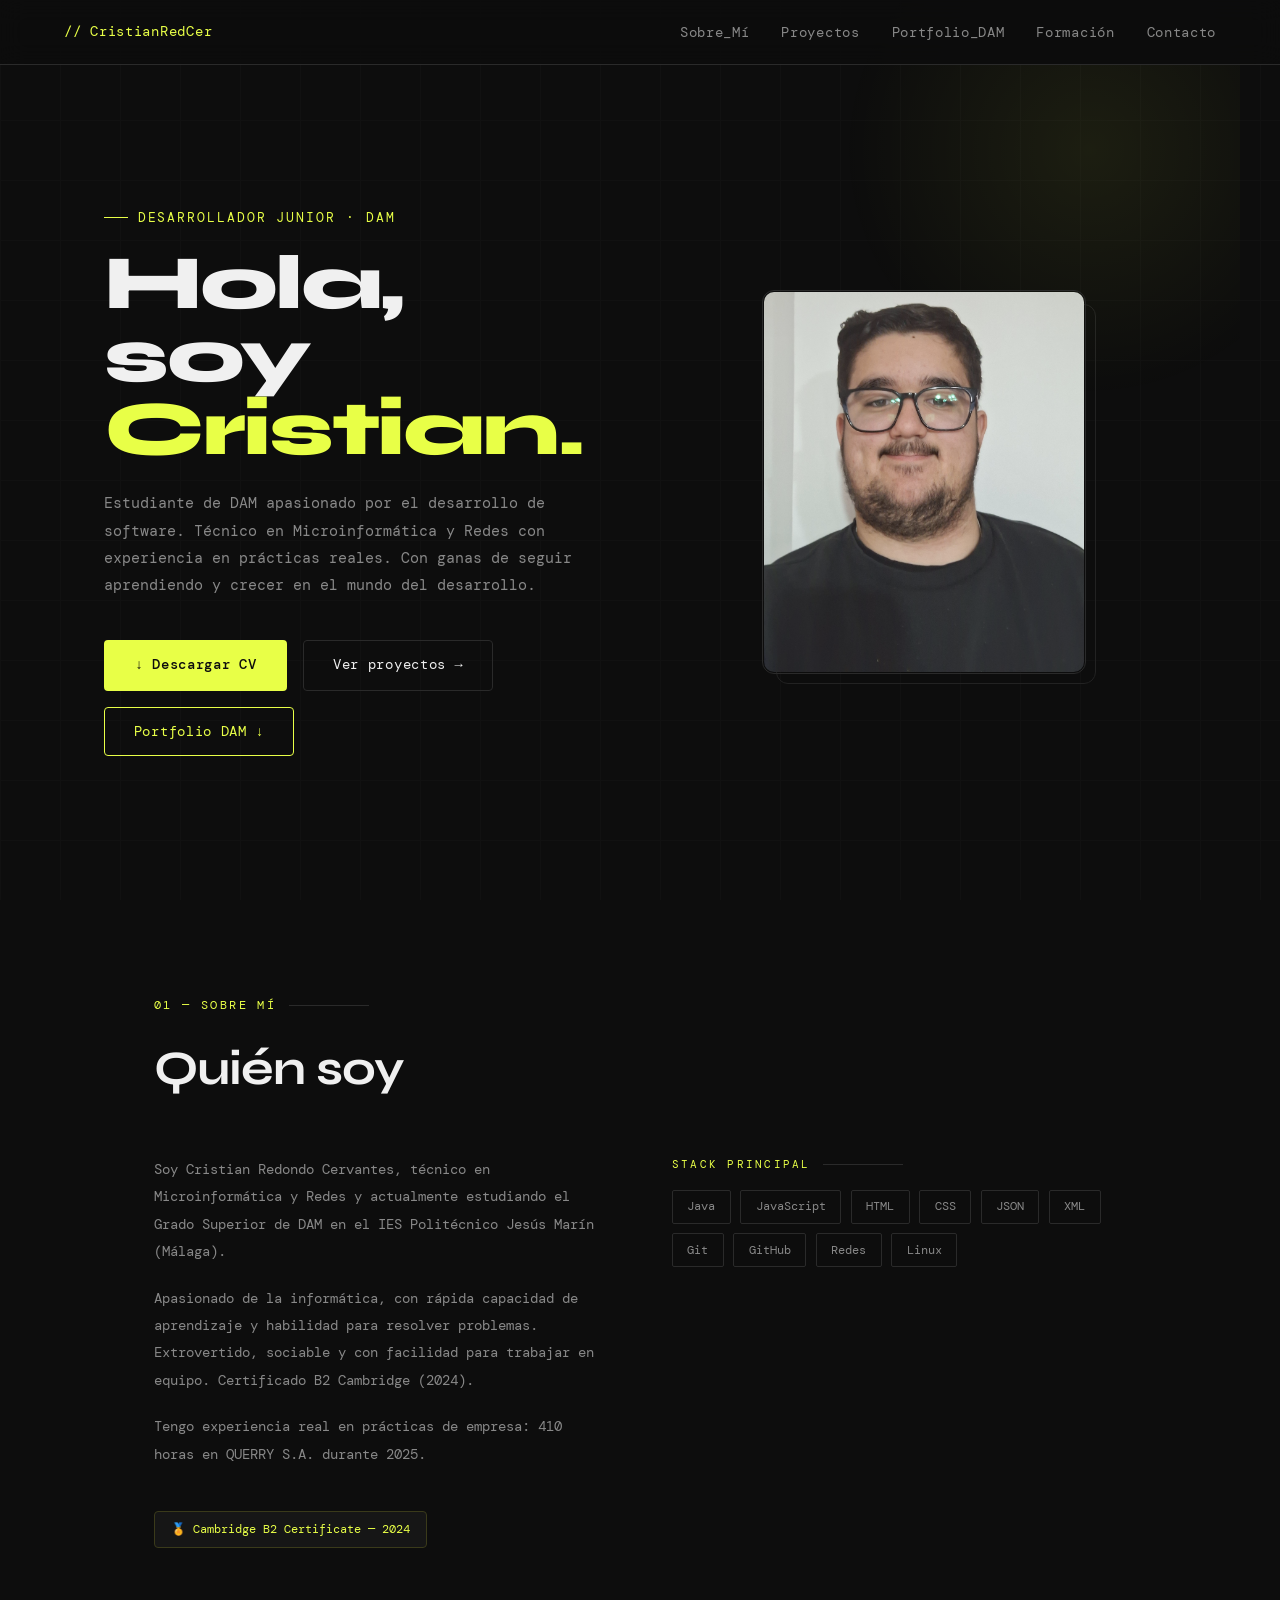
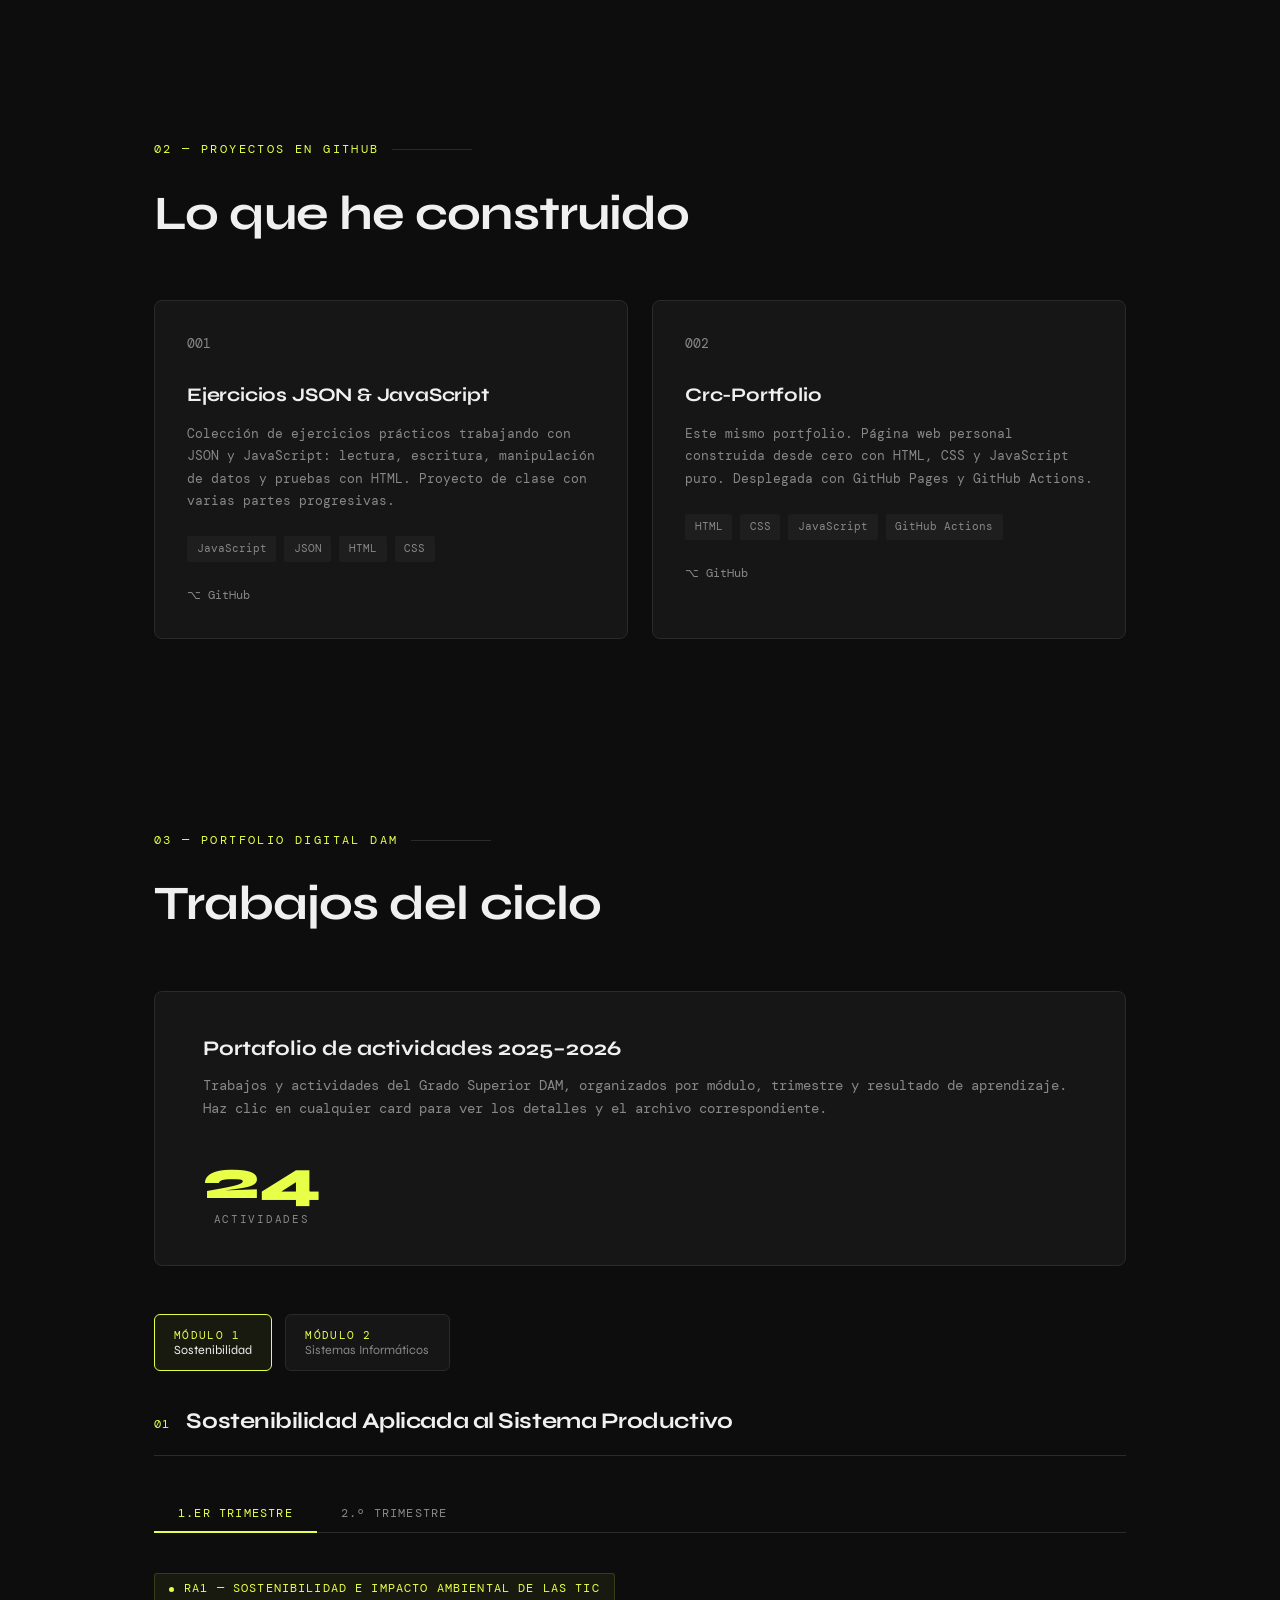
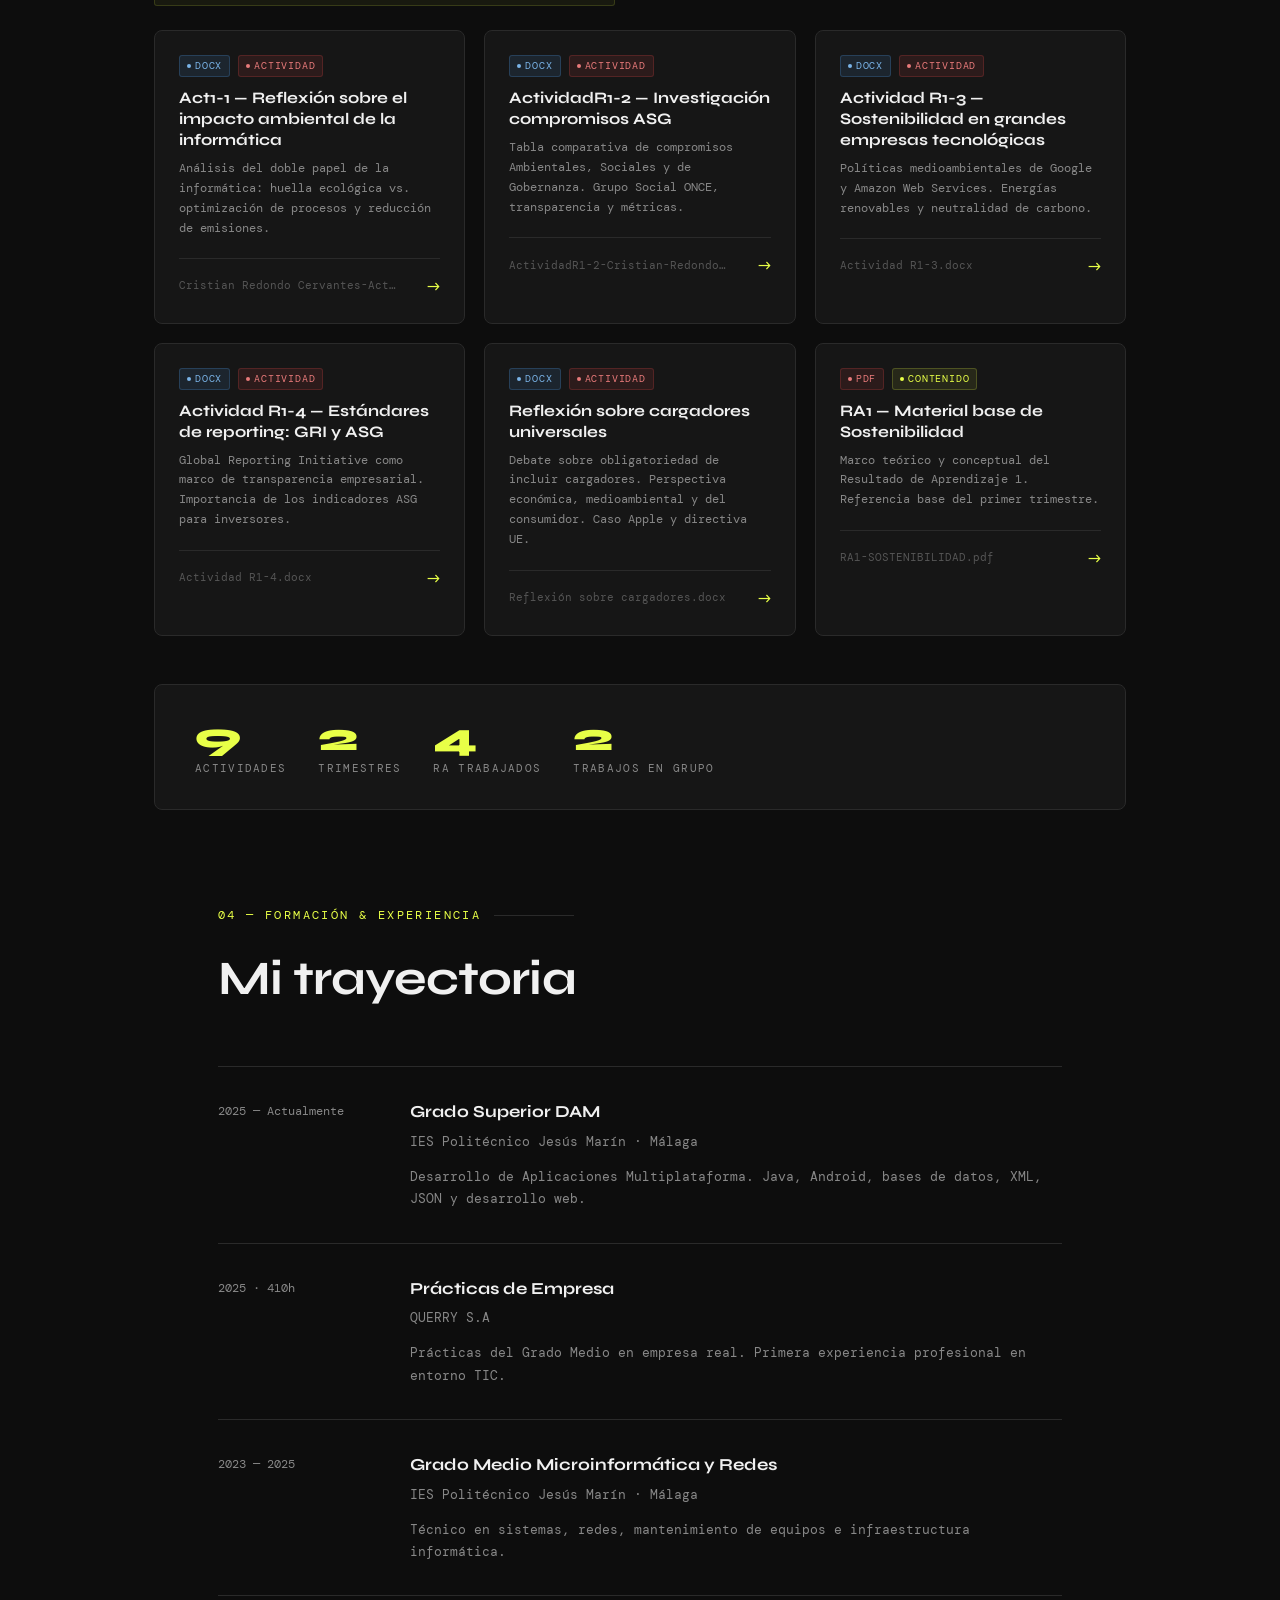
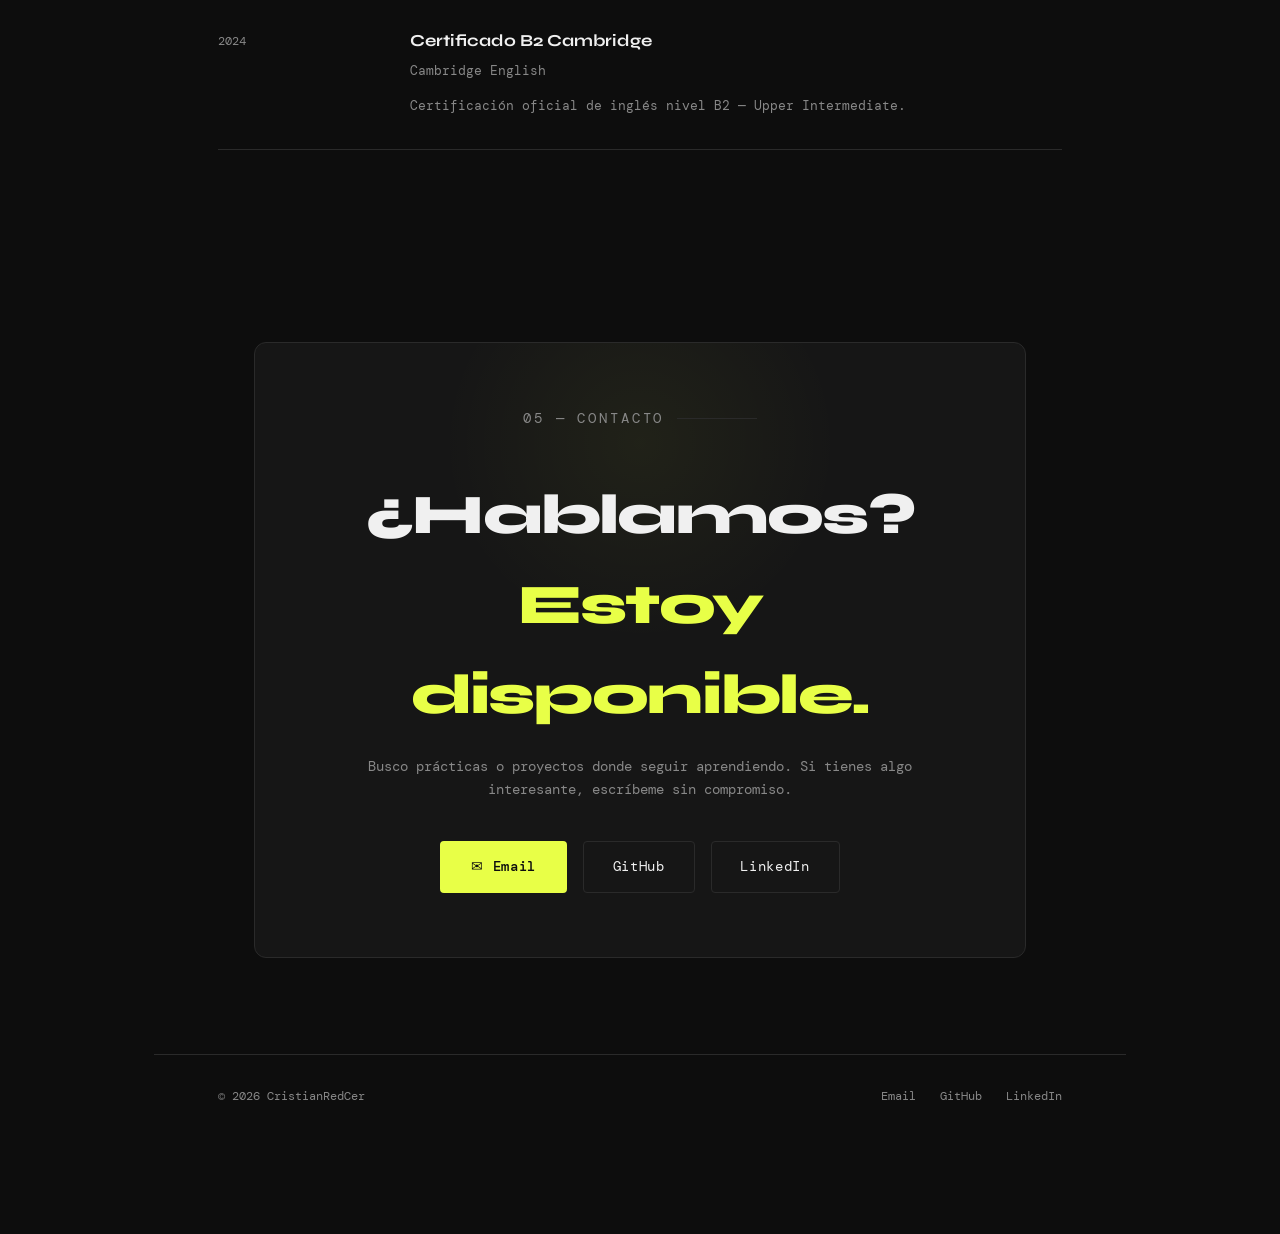
<file: index.html>
<!doctype html>
<html lang="es">
  <head>
    <title>CristianRedCer — Desarrollador Junior</title>
    <meta name="description" content="Portfolio de Cristian Redondo Cervantes - Desarrollador Junior DAM" />
    <meta name="author" content="Cristian-Redondo-Cervantes" />
    <meta name="viewport" content="width=device-width, initial-scale=1.0" />
    <meta charset="UTF-8" />
    <link rel="icon" href="favicon.png" type="image/png" />
    <link rel="preconnect" href="https://fonts.googleapis.com" />
    <link rel="preconnect" href="https://fonts.gstatic.com" crossorigin />
    <link href="https://fonts.googleapis.com/css2?family=DM+Mono:ital,wght@0,300;0,400;0,500;1,400&family=Syne:wght@400;600;700;800&display=swap" rel="stylesheet" />
    <style>
      /* ── VARIABLES ── */
      :root {
        --accent: #e8ff47;
        --accent-dark: #b8cc00;
        --bg: #0d0d0d;
        --surface: #161616;
        --surface2: #1e1e1e;
        --text: #f0f0f0;
        --muted: #888;
        --border: #2a2a2a;
      }
      *, *::before, *::after { box-sizing: border-box; margin: 0; padding: 0; }
      html { scroll-behavior: smooth; }
      body {
        background: var(--bg);
        color: var(--text);
        font-family: "Syne", sans-serif;
        line-height: 1.6;
        overflow-x: hidden;
      }

      /* ── GRID BACKGROUND ── */
      body::before {
        content: "";
        position: fixed;
        inset: 0;
        background-image:
          linear-gradient(var(--border) 1px, transparent 1px),
          linear-gradient(90deg, var(--border) 1px, transparent 1px);
        background-size: 60px 60px;
        opacity: 0.15;
        pointer-events: none;
        z-index: -1;
      }

      /* ── NAV ── */
      nav {
        position: fixed;
        top: 0; left: 0; right: 0;
        z-index: 100;
        display: flex;
        justify-content: space-between;
        align-items: center;
        padding: 1.2rem 4rem;
        background: rgba(13, 13, 13, 0.92);
        backdrop-filter: blur(12px);
        border-bottom: 1px solid var(--border);
      }
      .nav-logo {
        font-family: "DM Mono", monospace;
        font-size: 0.9rem;
        color: var(--accent);
        letter-spacing: 0.05em;
      }
      .nav-links {
        display: flex;
        gap: 2rem;
        list-style: none;
      }
      .nav-links a {
        color: var(--muted);
        text-decoration: none;
        font-size: 0.85rem;
        font-family: "DM Mono", monospace;
        letter-spacing: 0.05em;
        transition: color 0.2s;
      }
      .nav-links a:hover { color: var(--accent); }
      .nav-links a.active-link { color: var(--accent); }

      /* ── HERO ── */
      .hero {
        min-height: 100vh;
        display: grid;
        grid-template-columns: 1fr 1fr;
        align-items: center;
        gap: 4rem;
        padding: 8rem 4rem 4rem;
        position: relative;
        overflow: hidden;
        max-width: 1200px;
        margin: 0 auto;
      }
      .hero-glow {
        position: absolute;
        top: -100px; right: -100px;
        width: 500px; height: 500px;
        background: radial-gradient(circle, rgba(232, 255, 71, 0.07) 0%, transparent 70%);
        pointer-events: none;
      }
      .hero-tag {
        font-family: "DM Mono", monospace;
        font-size: 0.8rem;
        color: var(--accent);
        letter-spacing: 0.15em;
        text-transform: uppercase;
        margin-bottom: 1.2rem;
        display: flex;
        align-items: center;
        gap: 0.6rem;
      }
      .hero-tag::before { content: ""; width: 24px; height: 1px; background: var(--accent); }
      .hero h1 {
        font-size: clamp(2.8rem, 6vw, 5.5rem);
        font-weight: 800;
        line-height: 0.95;
        letter-spacing: -0.03em;
        margin-bottom: 1.5rem;
      }
      .hero h1 span { color: var(--accent); }
      .hero-desc {
        font-family: "DM Mono", monospace;
        font-size: 0.95rem;
        color: var(--muted);
        max-width: 480px;
        line-height: 1.8;
        margin-bottom: 2.5rem;
      }
      .hero-btns { display: flex; gap: 1rem; flex-wrap: wrap; }

      /* ── FOTO HERO ── */
      .hero-photo-wrap {
        display: flex;
        justify-content: center;
        align-items: center;
        position: relative;
      }
      .hero-photo-frame {
        position: relative;
        width: 320px; height: 380px;
      }
      .hero-photo-frame::before {
        content: "";
        position: absolute;
        inset: -2px;
        border: 1px solid var(--border);
        border-radius: 12px;
      }
      .hero-photo-frame::after {
        content: "";
        position: absolute;
        top: 12px; left: 12px; right: -12px; bottom: -12px;
        border: 1px solid #222;
        border-radius: 12px;
        z-index: -1;
      }
      .hero-photo {
        width: 100%; height: 100%;
        object-fit: cover;
        object-position: center top;
        border-radius: 10px;
        filter: grayscale(20%);
      }
      .hero-badge {
        position: absolute;
        bottom: -16px;
        left: 50%;
        transform: translateX(-50%);
        background: var(--surface);
        border: 1px solid var(--border);
        border-radius: 4px;
        padding: 0.5rem 1.2rem;
        font-family: "DM Mono", monospace;
        font-size: 0.72rem;
        color: var(--muted);
        white-space: nowrap;
        display: flex;
        align-items: center;
        gap: 0.5rem;
      }
      .hero-badge-dot {
        width: 7px; height: 7px;
        border-radius: 50%;
        background: var(--accent);
        animation: pulse 2s ease-in-out infinite;
        flex-shrink: 0;
      }
      @keyframes pulse {
        0%, 100% { opacity: 1; transform: scale(1); }
        50% { opacity: 0.4; transform: scale(0.8); }
      }

      /* ── BOTONES ── */
      .btn {
        display: inline-flex;
        align-items: center;
        gap: 0.5rem;
        padding: 0.8rem 1.8rem;
        border-radius: 4px;
        font-family: "DM Mono", monospace;
        font-size: 0.85rem;
        letter-spacing: 0.05em;
        cursor: pointer;
        text-decoration: none;
        transition: all 0.2s;
      }
      .btn-primary { background: var(--accent); color: #0d0d0d; border: 2px solid var(--accent); font-weight: 500; }
      .btn-primary:hover { background: var(--accent-dark); border-color: var(--accent-dark); }
      .btn-outline { background: transparent; color: var(--text); border: 1px solid var(--border); }
      .btn-outline:hover { border-color: var(--accent); color: var(--accent); }
      .btn-accent-outline { background: transparent; color: var(--accent); border: 1px solid var(--accent); }
      .btn-accent-outline:hover { background: var(--accent); color: #0d0d0d; }

      /* ── SECCIONES BASE ── */
      section {
        padding: 6rem 4rem;
        max-width: 1100px;
        margin: 0 auto;
      }
      .section-label {
        font-family: "DM Mono", monospace;
        font-size: 0.75rem;
        color: var(--accent);
        letter-spacing: 0.2em;
        text-transform: uppercase;
        margin-bottom: 1rem;
        display: flex;
        align-items: center;
        gap: 0.8rem;
      }
      .section-label::after {
        content: "";
        flex: 1; height: 1px;
        background: var(--border);
        max-width: 80px;
      }
      .section-title {
        font-size: clamp(2rem, 4vw, 3rem);
        font-weight: 700;
        letter-spacing: -0.02em;
        margin-bottom: 3rem;
      }

      /* ── SOBRE MÍ ── */
      .about-grid { display: grid; grid-template-columns: 1fr 1fr; gap: 4rem; align-items: start; }
      .about-text p {
        font-family: "DM Mono", monospace;
        font-size: 0.9rem;
        color: var(--muted);
        line-height: 1.9;
        margin-bottom: 1.2rem;
      }
      .skills-grid { display: flex; flex-wrap: wrap; gap: 0.6rem; margin-top: 1rem; }
      .skill-tag {
        font-family: "DM Mono", monospace;
        font-size: 0.75rem;
        padding: 0.4rem 0.9rem;
        border: 1px solid var(--border);
        border-radius: 2px;
        color: var(--muted);
        transition: all 0.2s;
      }
      .skill-tag:hover { border-color: var(--accent); color: var(--accent); }
      .cert-badge {
        display: inline-flex;
        align-items: center;
        gap: 0.6rem;
        background: var(--surface);
        border: 1px solid #3a3a1a;
        border-radius: 4px;
        padding: 0.5rem 1rem;
        font-family: "DM Mono", monospace;
        font-size: 0.75rem;
        color: var(--accent);
        margin-top: 1.5rem;
      }

      /* ── PROYECTOS ── */
      .projects-grid { display: grid; grid-template-columns: repeat(auto-fit, minmax(300px, 1fr)); gap: 1.5rem; }
      .project-card {
        background: var(--surface);
        border: 1px solid var(--border);
        border-radius: 8px;
        padding: 2rem;
        transition: border-color 0.25s, transform 0.25s;
        position: relative;
        overflow: hidden;
      }
      .project-card::before {
        content: "";
        position: absolute;
        top: 0; left: 0; right: 0;
        height: 2px;
        background: var(--accent);
        transform: scaleX(0);
        transform-origin: left;
        transition: transform 0.3s;
      }
      .project-card:hover { border-color: #333; transform: translateY(-4px); }
      .project-card:hover::before { transform: scaleX(1); }
      .project-num { font-family: "DM Mono", monospace; font-size: 0.75rem; color: var(--accent); margin-bottom: 1rem; }
      .project-card h3 { font-size: 1.2rem; font-weight: 700; margin-bottom: 0.8rem; letter-spacing: -0.01em; }
      .project-card p { font-family: "DM Mono", monospace; font-size: 0.82rem; color: var(--muted); line-height: 1.7; margin-bottom: 1.5rem; }
      .project-tags { display: flex; flex-wrap: wrap; gap: 0.5rem; margin-bottom: 1.5rem; }
      .project-tag { font-family: "DM Mono", monospace; font-size: 0.7rem; padding: 0.25rem 0.6rem; background: var(--surface2); border-radius: 2px; color: var(--muted); }
      .project-links { display: flex; gap: 1rem; }
      .project-link {
        font-family: "DM Mono", monospace;
        font-size: 0.78rem;
        color: var(--muted);
        text-decoration: none;
        display: flex;
        align-items: center;
        gap: 0.3rem;
        transition: color 0.2s;
      }
      .project-link:hover { color: var(--accent); }

      /* ── EXPERIENCIA / FORMACIÓN ── */
      .exp-list { display: flex; flex-direction: column; }
      .exp-item {
        display: grid;
        grid-template-columns: 160px 1fr;
        gap: 2rem;
        padding: 2rem 0;
        border-bottom: 1px solid var(--border);
      }
      .exp-item:first-child { border-top: 1px solid var(--border); }
      .exp-date { font-family: "DM Mono", monospace; font-size: 0.78rem; color: var(--muted); padding-top: 0.2rem; }
      .exp-content h3 { font-size: 1.05rem; font-weight: 700; margin-bottom: 0.3rem; }
      .exp-company { font-family: "DM Mono", monospace; font-size: 0.82rem; color: var(--accent); margin-bottom: 0.8rem; }
      .exp-content p { font-family: "DM Mono", monospace; font-size: 0.82rem; color: var(--muted); line-height: 1.7; }

      /* ── CONTACTO ── */
      .contact-wrap {
        background: var(--surface);
        border: 1px solid var(--border);
        border-radius: 12px;
        padding: 4rem;
        text-align: center;
        position: relative;
        overflow: hidden;
      }
      .contact-wrap::before {
        content: "";
        position: absolute;
        top: -100px; left: 50%;
        transform: translateX(-50%);
        width: 400px; height: 400px;
        background: radial-gradient(circle, rgba(232, 255, 71, 0.05) 0%, transparent 70%);
        pointer-events: none;
      }
      .contact-wrap h2 { font-size: clamp(2rem, 5vw, 3.5rem); font-weight: 800; letter-spacing: -0.03em; margin-bottom: 1rem; position: relative; }
      .contact-wrap h2 span { color: var(--accent); }
      .contact-wrap p { font-family: "DM Mono", monospace; font-size: 0.9rem; color: var(--muted); margin-bottom: 2.5rem; position: relative; }
      .contact-links { display: flex; justify-content: center; gap: 1rem; flex-wrap: wrap; }

      /* ── FOOTER ── */
      footer {
        border-top: 1px solid var(--border);
        padding: 2rem 4rem;
        display: flex;
        justify-content: space-between;
        align-items: center;
        font-family: "DM Mono", monospace;
        font-size: 0.75rem;
        color: var(--muted);
      }
      .footer-links { display: flex; gap: 1.5rem; }
      .footer-links a { color: var(--muted); text-decoration: none; transition: color 0.2s; }
      .footer-links a:hover { color: var(--accent); }

      /* ══════════════════════════════════════
         SECCIÓN PORTFOLIO DE ASIGNATURAS
         ══════════════════════════════════════ */
      #portfolio-asignaturas {
        padding: 6rem 4rem;
        max-width: 1100px;
        margin: 0 auto;
      }
      .portfolio-intro {
        background: var(--surface);
        border: 1px solid var(--border);
        border-radius: 8px;
        padding: 2.5rem 3rem;
        margin-bottom: 3rem;
        display: flex;
        align-items: center;
        justify-content: space-between;
        gap: 2rem;
        flex-wrap: wrap;
      }
      .portfolio-intro-text h3 {
        font-size: 1.3rem;
        font-weight: 700;
        margin-bottom: 0.5rem;
      }
      .portfolio-intro-text p {
        font-family: "DM Mono", monospace;
        font-size: 0.85rem;
        color: var(--muted);
        line-height: 1.7;
      }
      .portfolio-stat-big {
        font-size: 3.5rem;
        font-weight: 800;
        color: var(--accent);
        line-height: 1;
        text-align: center;
      }
      .portfolio-stat-big span {
        display: block;
        font-family: "DM Mono", monospace;
        font-size: 0.7rem;
        color: var(--muted);
        font-weight: 400;
        letter-spacing: 0.15em;
        text-transform: uppercase;
        margin-top: 0.4rem;
      }

      /* MODULE NAV */
      .module-nav {
        display: flex;
        gap: 0.8rem;
        flex-wrap: wrap;
        margin-bottom: 2rem;
      }
      .mod-btn {
        display: flex;
        align-items: center;
        gap: 0.8rem;
        background: var(--surface);
        border: 1px solid var(--border);
        border-radius: 6px;
        padding: 0.8rem 1.2rem;
        cursor: pointer;
        transition: all 0.2s;
        text-align: left;
        color: var(--text);
        font-family: "Syne", sans-serif;
      }
      .mod-btn:hover { border-color: #444; background: var(--surface2); }
      .mod-btn.active { border-color: var(--accent); background: rgba(232,255,71,0.05); }
      .mod-code { font-family: "DM Mono", monospace; font-size: 0.68rem; letter-spacing: 0.12em; color: var(--accent); text-transform: uppercase; }
      .mod-name { font-size: 0.78rem; color: var(--muted); font-weight: 400; max-width: 160px; }
      .mod-btn.active .mod-name { color: var(--text); }

      /* MODULE SECTIONS */
      .mod-section { display: none; }
      .mod-section.active { display: block; }

      /* SECTION HEADER */
      .mod-section-header {
        display: flex;
        align-items: baseline;
        gap: 1rem;
        margin-bottom: 2.5rem;
        padding-bottom: 1rem;
        border-bottom: 1px solid var(--border);
      }
      .mod-section-number { font-family: "DM Mono", monospace; font-size: 0.75rem; color: var(--accent); letter-spacing: 0.1em; }
      .mod-section-title { font-size: 1.4rem; font-weight: 700; letter-spacing: -0.02em; }

      /* TRIMESTRE TABS */
      .trim-tabs {
        display: flex;
        gap: 0;
        margin-bottom: 2.5rem;
        border-bottom: 1px solid var(--border);
      }
      .trim-tab {
        padding: 0.6rem 1.5rem;
        font-family: "DM Mono", monospace;
        font-size: 0.75rem;
        letter-spacing: 0.1em;
        text-transform: uppercase;
        cursor: pointer;
        color: var(--muted);
        border: none;
        border-bottom: 2px solid transparent;
        margin-bottom: -1px;
        transition: all 0.2s;
        background: none;
      }
      .trim-tab:hover { color: var(--text); }
      .trim-tab.active { color: var(--accent); border-bottom-color: var(--accent); }
      .trim-pane { display: none; }
      .trim-pane.active { display: block; }

      /* RA BLOCK */
      .ra-block { margin-bottom: 3rem; }
      .ra-label {
        display: inline-flex;
        align-items: center;
        gap: 0.6rem;
        background: rgba(232,255,71,0.05);
        border: 1px solid rgba(232,255,71,0.15);
        border-radius: 3px;
        padding: 0.4rem 0.9rem;
        margin-bottom: 1.5rem;
        font-family: "DM Mono", monospace;
        font-size: 0.72rem;
        letter-spacing: 0.1em;
        text-transform: uppercase;
        color: var(--accent);
      }
      .ra-dot { width: 5px; height: 5px; background: var(--accent); border-radius: 50%; flex-shrink: 0; }

      /* CARDS GRID */
      .cards-grid { display: grid; grid-template-columns: repeat(auto-fill, minmax(300px, 1fr)); gap: 1.2rem; }
      .card {
        background: var(--surface);
        border: 1px solid var(--border);
        border-radius: 8px;
        padding: 1.5rem;
        position: relative;
        overflow: hidden;
        transition: all 0.25s;
        cursor: pointer;
        text-decoration: none;
        display: block;
        color: inherit;
      }
      .card::before {
        content: "";
        position: absolute;
        top: 0; left: 0; right: 0;
        height: 2px;
        background: var(--accent);
        transform: scaleX(0);
        transform-origin: left;
        transition: transform 0.3s;
      }
      .card:hover { border-color: #383838; background: var(--surface2); transform: translateY(-2px); }
      .card:hover::before { transform: scaleX(1); }
      .card-badges { display: flex; gap: 0.5rem; flex-wrap: wrap; margin-bottom: 0.7rem; }
      .badge {
        display: inline-flex;
        align-items: center;
        gap: 4px;
        border-radius: 3px;
        padding: 2px 7px;
        font-family: "DM Mono", monospace;
        font-size: 0.62rem;
        letter-spacing: 0.08em;
        text-transform: uppercase;
      }
      .badge-pdf  { background: rgba(201,64,64,0.12); border: 1px solid rgba(201,64,64,0.25); color: #e87a7a; }
      .badge-docx { background: rgba(74,144,217,0.12); border: 1px solid rgba(74,144,217,0.25); color: #7ab4e8; }
      .badge-canva { background: rgba(0,196,204,0.12); border: 1px solid rgba(0,196,204,0.25); color: #5ee6ea; }
      .badge-grupo { background: rgba(232,197,71,0.12); border: 1px solid rgba(232,197,71,0.25); color: #e8c547; }
      .badge-practica { background: rgba(150,100,220,0.12); border: 1px solid rgba(150,100,220,0.25); color: #c09cef; }
      .badge-cont { background: rgba(232,255,71,0.08); border: 1px solid rgba(232,255,71,0.2); color: var(--accent); }
      .badge .dot { width: 4px; height: 4px; border-radius: 50%; background: currentColor; }
      .card h3 { font-size: 1rem; font-weight: 700; line-height: 1.3; margin-bottom: 0.5rem; color: var(--text); }
      .card p { font-family: "DM Mono", monospace; font-size: 0.78rem; line-height: 1.6; color: var(--muted); }
      .card-footer {
        margin-top: 1.2rem;
        padding-top: 0.9rem;
        border-top: 1px solid var(--border);
        display: flex;
        justify-content: space-between;
        align-items: center;
      }
      .card-file {
        font-family: "DM Mono", monospace;
        font-size: 0.67rem;
        color: #555;
        overflow: hidden;
        text-overflow: ellipsis;
        white-space: nowrap;
        max-width: 220px;
      }
      .card-arrow { color: var(--accent); font-size: 1rem; transition: transform 0.2s; }
      .card:hover .card-arrow { transform: translateX(4px); }

      /* STATS ROW */
      .stats-row {
        display: flex;
        gap: 2rem;
        flex-wrap: wrap;
        margin-top: 3rem;
        padding: 2rem 2.5rem;
        background: var(--surface);
        border: 1px solid var(--border);
        border-radius: 8px;
      }
      .stat { display: flex; flex-direction: column; gap: 0.2rem; }
      .stat-num { font-size: 2.5rem; font-weight: 800; color: var(--accent); line-height: 1; }
      .stat-lbl { font-family: "DM Mono", monospace; font-size: 0.68rem; letter-spacing: 0.12em; text-transform: uppercase; color: var(--muted); }

      /* ── MODAL ── */
      .modal-overlay {
        position: fixed;
        inset: 0;
        background: rgba(0, 0, 0, 0.85);
        backdrop-filter: blur(12px);
        z-index: 500;
        display: none;
        align-items: center;
        justify-content: center;
        padding: 2rem;
      }
      .modal-overlay.open { display: flex; }
      .modal {
        background: var(--surface);
        border: 1px solid #383838;
        border-radius: 12px;
        padding: 2.5rem;
        max-width: 560px;
        width: 100%;
        position: relative;
        animation: modalIn 0.2s ease;
      }
      @keyframes modalIn { from { opacity: 0; transform: translateY(10px); } to { opacity: 1; transform: translateY(0); } }
      .modal-close {
        position: absolute;
        top: 1rem; right: 1.2rem;
        background: none;
        border: none;
        color: var(--muted);
        font-size: 1.3rem;
        cursor: pointer;
        transition: color 0.2s;
        font-family: "DM Mono", monospace;
      }
      .modal-close:hover { color: var(--text); }
      .modal h2 { font-size: 1.3rem; font-weight: 700; margin-bottom: 1rem; }
      .modal p { font-family: "DM Mono", monospace; font-size: 0.85rem; color: var(--muted); line-height: 1.8; margin-bottom: 0.7rem; }
      .modal-file {
        margin-top: 1.2rem;
        background: rgba(232,255,71,0.04);
        border: 1px solid rgba(232,255,71,0.15);
        border-radius: 6px;
        padding: 0.8rem 1rem;
        font-family: "DM Mono", monospace;
        font-size: 0.75rem;
        color: var(--accent);
        line-height: 1.6;
      }
      .modal-group {
        margin-top: 0.8rem;
        background: rgba(232,197,71,0.05);
        border: 1px solid rgba(232,197,71,0.2);
        border-radius: 6px;
        padding: 0.8rem 1rem;
        font-family: "DM Mono", monospace;
        font-size: 0.75rem;
        color: #e8c547;
        line-height: 1.6;
      }
      .modal-link {
        display: inline-flex;
        align-items: center;
        gap: 0.5rem;
        margin-top: 1rem;
        background: rgba(0,196,204,0.07);
        border: 1px solid rgba(0,196,204,0.2);
        border-radius: 6px;
        padding: 0.7rem 1rem;
        text-decoration: none;
        font-family: "DM Mono", monospace;
        font-size: 0.75rem;
        color: #5ee6ea;
        transition: background 0.2s;
      }
      .modal-link:hover { background: rgba(0,196,204,0.14); }
      .modal-open-link {
        display: inline-flex;
        align-items: center;
        gap: 0.5rem;
        margin-top: 1rem;
        background: var(--accent);
        color: #0d0d0d;
        border-radius: 4px;
        padding: 0.7rem 1.2rem;
        text-decoration: none;
        font-family: "DM Mono", monospace;
        font-size: 0.78rem;
        font-weight: 500;
        transition: background 0.2s;
      }
      .modal-open-link:hover { background: var(--accent-dark); }

      /* ── RESPONSIVE ── */
      @media (max-width: 900px) {
        .hero { grid-template-columns: 1fr; padding: 7rem 2rem 4rem; text-align: center; }
        .hero-photo-wrap { order: -1; }
        .hero-photo-frame { width: 200px; height: 240px; }
        .hero-tag { justify-content: center; }
        .hero-btns { justify-content: center; }
        .hero-desc { margin: 0 auto 2.5rem; }
        .about-grid { grid-template-columns: 1fr; gap: 2rem; }
      }
      @media (max-width: 768px) {
        nav { padding: 1rem 1.5rem; }
        .nav-links { display: none; }
        section, #portfolio-asignaturas { padding: 4rem 1.5rem; }
        .exp-item { grid-template-columns: 1fr; gap: 0.5rem; }
        .contact-wrap { padding: 2.5rem 1.5rem; }
        footer { padding: 1.5rem; flex-direction: column; gap: 0.5rem; text-align: center; }
        .portfolio-intro { flex-direction: column; text-align: center; }
      }
    </style>
  </head>
  <body>

    <!-- ══ NAV ══ -->
    <nav>
      <span class="nav-logo">// CristianRedCer</span>
      <ul class="nav-links">
        <li><a href="#sobre-mi">Sobre_Mí</a></li>
        <li><a href="#proyectos">Proyectos</a></li>
        <li><a href="#portfolio-asignaturas">Portfolio_DAM</a></li>
        <li><a href="#formacion">Formación</a></li>
        <li><a href="#contacto">Contacto</a></li>
      </ul>
    </nav>

    <!-- ══ HERO ══ -->
    <div class="hero">
      <div class="hero-glow"></div>
      <div class="hero-left">
        <p class="hero-tag">Desarrollador Junior · DAM</p>
        <h1>Hola,<br />soy <span>Cristian.</span></h1>
        <p class="hero-desc">
          Estudiante de DAM apasionado por el desarrollo de software. Técnico en
          Microinformática y Redes con experiencia en prácticas reales. Con
          ganas de seguir aprendiendo y crecer en el mundo del desarrollo.
        </p>
        <div class="hero-btns">
          <a href="Currículum Vitae Cristian Redondo Cervantes.pdf" class="btn btn-primary" target="_blank">↓ Descargar CV</a>
          <a href="#proyectos" class="btn btn-outline">Ver proyectos →</a>
          <a href="#portfolio-asignaturas" class="btn btn-accent-outline">Portfolio DAM ↓</a>
        </div>
      </div>
      <div class="hero-photo-wrap">
        <div class="hero-photo-frame">
          <img class="hero-photo" src="foto_mia.jpg" alt="Cristian Redondo Cervantes" />
        </div>
      </div>
    </div>

    <!-- ══ SOBRE MÍ ══ -->
    <section id="sobre-mi">
      <p class="section-label">01 — Sobre mí</p>
      <h2 class="section-title">Quién soy</h2>
      <div class="about-grid">
        <div class="about-text">
          <p>Soy Cristian Redondo Cervantes, técnico en Microinformática y Redes y actualmente estudiando el Grado Superior de DAM en el IES Politécnico Jesús Marín (Málaga).</p>
          <p>Apasionado de la informática, con rápida capacidad de aprendizaje y habilidad para resolver problemas. Extrovertido, sociable y con facilidad para trabajar en equipo. Certificado B2 Cambridge (2024).</p>
          <p>Tengo experiencia real en prácticas de empresa: 410 horas en QUERRY S.A. durante 2025.</p>
          <div class="cert-badge">🏅 Cambridge B2 Certificate — 2024</div>
        </div>
        <div>
          <p class="section-label" style="font-size: 0.7rem">stack principal</p>
          <div class="skills-grid">
            <span class="skill-tag">Java</span>
            <span class="skill-tag">JavaScript</span>
            <span class="skill-tag">HTML</span>
            <span class="skill-tag">CSS</span>
            <span class="skill-tag">JSON</span>
            <span class="skill-tag">XML</span>
            <span class="skill-tag">Git</span>
            <span class="skill-tag">GitHub</span>
            <span class="skill-tag">Redes</span>
            <span class="skill-tag">Linux</span>
          </div>
        </div>
      </div>
    </section>

    <!-- ══ PROYECTOS ══ -->
    <section id="proyectos" style="max-width: 1100px; margin: 0 auto; padding: 6rem 4rem">
      <p class="section-label">02 — Proyectos en GitHub</p>
      <h2 class="section-title">Lo que he construido</h2>
      <div class="projects-grid">
        <div class="project-card">
          <p class="project-num">001</p>
          <h3>Ejercicios JSON & JavaScript</h3>
          <p>Colección de ejercicios prácticos trabajando con JSON y JavaScript: lectura, escritura, manipulación de datos y pruebas con HTML. Proyecto de clase con varias partes progresivas.</p>
          <div class="project-tags">
            <span class="project-tag">JavaScript</span>
            <span class="project-tag">JSON</span>
            <span class="project-tag">HTML</span>
            <span class="project-tag">CSS</span>
          </div>
          <div class="project-links">
            <a href="https://github.com/CristianRedCer/EjerciciosJson-JavaScript" class="project-link" target="_blank">⌥ GitHub</a>
          </div>
        </div>
        <div class="project-card">
          <p class="project-num">002</p>
          <h3>Crc-Portfolio</h3>
          <p>Este mismo portfolio. Página web personal construida desde cero con HTML, CSS y JavaScript puro. Desplegada con GitHub Pages y GitHub Actions.</p>
          <div class="project-tags">
            <span class="project-tag">HTML</span>
            <span class="project-tag">CSS</span>
            <span class="project-tag">JavaScript</span>
            <span class="project-tag">GitHub Actions</span>
          </div>
          <div class="project-links">
            <a href="https://github.com/CristianRedCer/Crc-Portfolio" class="project-link" target="_blank">⌥ GitHub</a>
          </div>
        </div>
      </div>
    </section>

    <!-- ══ PORTFOLIO DE ASIGNATURAS ══ -->
    <section id="portfolio-asignaturas">
      <p class="section-label">03 — Portfolio Digital DAM</p>
      <h2 class="section-title">Trabajos del ciclo</h2>

      <div class="portfolio-intro">
        <div class="portfolio-intro-text">
          <h3>Portafolio de actividades 2025–2026</h3>
          <p>Trabajos y actividades del Grado Superior DAM, organizados por módulo, trimestre y resultado de aprendizaje. Haz clic en cualquier card para ver los detalles y el archivo correspondiente.</p>
        </div>
        <div class="portfolio-stat-big">24<span>Actividades</span></div>
      </div>

      <!-- NAVEGACIÓN DE MÓDULOS -->
      <div class="module-nav">
        <button class="mod-btn active" onclick="switchModule(event,'sost')">
          <div><div class="mod-code">Módulo 1</div><div class="mod-name">Sostenibilidad</div></div>
        </button>
        <button class="mod-btn" onclick="switchModule(event,'si')">
          <div><div class="mod-code">Módulo 2</div><div class="mod-name">Sistemas Informáticos</div></div>
        </button>
      </div>

      <!-- ══ SOSTENIBILIDAD ══ -->
      <div id="mod-sost" class="mod-section active">
        <div class="mod-section-header">
          <span class="mod-section-number">01</span>
          <h3 class="mod-section-title">Sostenibilidad Aplicada al Sistema Productivo</h3>
        </div>
        <div class="trim-tabs">
          <button class="trim-tab active" onclick="switchTrim(event,'sost','t1')">1.er Trimestre</button>
          <button class="trim-tab" onclick="switchTrim(event,'sost','t2')">2.º Trimestre</button>
        </div>

        <div id="sost-t1" class="trim-pane active">
          <div class="ra-block">
            <div class="ra-label"><span class="ra-dot"></span>RA1 — Sostenibilidad e Impacto Ambiental de las TIC</div>
            <div class="cards-grid">
              <div class="card" onclick="openModal('sost_act11')">
                <div class="card-badges"><span class="badge badge-docx"><span class="dot"></span>DOCX</span><span class="badge badge-pdf"><span class="dot"></span>Actividad</span></div>
                <h3>Act1-1 — Reflexión sobre el impacto ambiental de la informática</h3>
                <p>Análisis del doble papel de la informática: huella ecológica vs. optimización de procesos y reducción de emisiones.</p>
                <div class="card-footer"><span class="card-file">Cristian Redondo Cervantes-Act1-1.docx</span><span class="card-arrow">→</span></div>
              </div>
              <div class="card" onclick="openModal('sost_act12')">
                <div class="card-badges"><span class="badge badge-docx"><span class="dot"></span>DOCX</span><span class="badge badge-pdf"><span class="dot"></span>Actividad</span></div>
                <h3>ActividadR1-2 — Investigación compromisos ASG</h3>
                <p>Tabla comparativa de compromisos Ambientales, Sociales y de Gobernanza. Grupo Social ONCE, transparencia y métricas.</p>
                <div class="card-footer"><span class="card-file">ActividadR1-2-Cristian-Redondo-Cervantes.docx</span><span class="card-arrow">→</span></div>
              </div>
              <div class="card" onclick="openModal('sost_act13')">
                <div class="card-badges"><span class="badge badge-docx"><span class="dot"></span>DOCX</span><span class="badge badge-pdf"><span class="dot"></span>Actividad</span></div>
                <h3>Actividad R1-3 — Sostenibilidad en grandes empresas tecnológicas</h3>
                <p>Políticas medioambientales de Google y Amazon Web Services. Energías renovables y neutralidad de carbono.</p>
                <div class="card-footer"><span class="card-file">Actividad R1-3.docx</span><span class="card-arrow">→</span></div>
              </div>
              <div class="card" onclick="openModal('sost_act14')">
                <div class="card-badges"><span class="badge badge-docx"><span class="dot"></span>DOCX</span><span class="badge badge-pdf"><span class="dot"></span>Actividad</span></div>
                <h3>Actividad R1-4 — Estándares de reporting: GRI y ASG</h3>
                <p>Global Reporting Initiative como marco de transparencia empresarial. Importancia de los indicadores ASG para inversores.</p>
                <div class="card-footer"><span class="card-file">Actividad R1-4.docx</span><span class="card-arrow">→</span></div>
              </div>
              <div class="card" onclick="openModal('sost_carg')">
                <div class="card-badges"><span class="badge badge-docx"><span class="dot"></span>DOCX</span><span class="badge badge-pdf"><span class="dot"></span>Actividad</span></div>
                <h3>Reflexión sobre cargadores universales</h3>
                <p>Debate sobre obligatoriedad de incluir cargadores. Perspectiva económica, medioambiental y del consumidor. Caso Apple y directiva UE.</p>
                <div class="card-footer"><span class="card-file">Reflexión sobre cargadores.docx</span><span class="card-arrow">→</span></div>
              </div>
              <div class="card" onclick="openModal('sost_ra1pdf')">
                <div class="card-badges"><span class="badge badge-pdf"><span class="dot"></span>PDF</span><span class="badge badge-cont"><span class="dot"></span>Contenido</span></div>
                <h3>RA1 — Material base de Sostenibilidad</h3>
                <p>Marco teórico y conceptual del Resultado de Aprendizaje 1. Referencia base del primer trimestre.</p>
                <div class="card-footer"><span class="card-file">RA1-SOSTENIBILIDAD.pdf</span><span class="card-arrow">→</span></div>
              </div>
            </div>
          </div>
        </div>

        <div id="sost-t2" class="trim-pane">
          <div class="ra-block">
            <div class="ra-label"><span class="ra-dot"></span>RA2 — Eficiencia, Retos Globales y Debate Técnico</div>
            <div class="cards-grid">
              <div class="card" onclick="openModal('sost_act21')">
                <div class="card-badges"><span class="badge badge-docx"><span class="dot"></span>DOCX</span><span class="badge badge-pdf"><span class="dot"></span>Actividad</span></div>
                <h3>ACT2-1 — Retos Globales: El streaming y sus consecuencias</h3>
                <p>Impacto energético del streaming: 40-55 g CO₂/hora de video. Centros de datos, redes y dispositivos. El video = 60% del tráfico global de Internet.</p>
                <div class="card-footer"><span class="card-file">ACT2-1 Retos Globales.docx</span><span class="card-arrow">→</span></div>
              </div>
              <div class="card" onclick="openModal('sost_debate')">
                <div class="card-badges"><span class="badge badge-grupo"><span class="dot"></span>Grupo</span><span class="badge badge-docx"><span class="dot"></span>DOCX</span></div>
                <h3>RA2-2 — Debate: Eficiencia del código y sostenibilidad tecnológica</h3>
                <p>Debate estructurado sobre código limpio vs. código eficiente. Responsabilidad ambiental del desarrollador en producción.</p>
                <div class="card-footer"><span class="card-file">Debate sobre eficiencia del código…</span><span class="card-arrow">→</span></div>
              </div>
            </div>
          </div>
          <div class="ra-block">
            <div class="ra-label"><span class="ra-dot"></span>RA3 — Análisis y Presentación de Datos de Sostenibilidad</div>
            <div class="cards-grid">
              <a class="card" href="https://www.canva.com/design/DAHECdIpCPI/l-2Hi7Yd9RgiQDoO5FuB5w/edit?authuser=0" target="_blank" rel="noopener">
                <div class="card-badges"><span class="badge badge-canva"><span class="dot"></span>Canva</span><span class="badge badge-pdf"><span class="dot"></span>Actividad</span></div>
                <h3>RA3-1 — Presentación Sostenibilidad</h3>
                <p>Presentación visual en Canva sobre análisis y comunicación de datos relacionados con sostenibilidad tecnológica.</p>
                <div class="card-footer"><span class="card-file">Ver en Canva</span><span class="card-arrow">↗</span></div>
              </a>
            </div>
          </div>
          <div class="ra-block">
            <div class="ra-label"><span class="ra-dot"></span>RA4 — Estrategias y Propuestas de Mejora</div>
            <div class="cards-grid">
              <div class="card" onclick="openModal('sost_ra41')">
                <div class="card-badges"><span class="badge badge-grupo"><span class="dot"></span>Grupo</span><span class="badge badge-canva"><span class="dot"></span>Canva</span></div>
                <h3>RA4-1 — Propuesta de mejora de sostenibilidad</h3>
                <p>Trabajo en grupo: estrategias de mejora en sostenibilidad tecnológica. Presentación en Canva.</p>
                <div class="card-footer"><span class="card-file">Ver en Canva</span><span class="card-arrow">↗</span></div>
              </div>
            </div>
          </div>
        </div>

        <div class="stats-row">
          <div class="stat"><span class="stat-num">9</span><span class="stat-lbl">Actividades</span></div>
          <div class="stat"><span class="stat-num">2</span><span class="stat-lbl">Trimestres</span></div>
          <div class="stat"><span class="stat-num">4</span><span class="stat-lbl">RA trabajados</span></div>
          <div class="stat"><span class="stat-num">2</span><span class="stat-lbl">Trabajos en grupo</span></div>
        </div>
      </div>

      <!-- ══ SISTEMAS INFORMÁTICOS ══ -->
      <div id="mod-si" class="mod-section">
        <div class="mod-section-header">
          <span class="mod-section-number">02</span>
          <h3 class="mod-section-title">Sistemas Informáticos</h3>
        </div>
        <div class="trim-tabs">
          <button class="trim-tab active" onclick="switchTrim(event,'si','t1')">1.er Trimestre</button>
          <button class="trim-tab" onclick="switchTrim(event,'si','t2')">2.º Trimestre</button>
        </div>

        <div id="si-t1" class="trim-pane active">
          <div class="ra-block">
            <div class="ra-label"><span class="ra-dot"></span>Tema 1 — Introducción a los Sistemas Informáticos</div>
            <div class="cards-grid">
              <div class="card" onclick="openModal('si_11')">
                <div class="card-badges"><span class="badge badge-docx"><span class="dot"></span>DOCX</span><span class="badge badge-pdf"><span class="dot"></span>Actividad</span></div>
                <h3>Actividad 1.1 — Componentes de un sistema informático</h3>
                <p>Estudio de los componentes hardware fundamentales. Identificación y función de CPU, RAM, almacenamiento y periféricos.</p>
                <div class="card-footer"><span class="card-file">Cristian-Actividad1.1.docx</span><span class="card-arrow">→</span></div>
              </div>
              <div class="card" onclick="openModal('si_12')">
                <div class="card-badges"><span class="badge badge-docx"><span class="dot"></span>DOCX</span><span class="badge badge-pdf"><span class="dot"></span>Actividad</span></div>
                <h3>Actividad 1.2 — Arquitectura y funcionamiento del sistema</h3>
                <p>Arquitectura von Neumann, ciclo fetch-decode-execute, estructura de buses y jerarquía de memoria.</p>
                <div class="card-footer"><span class="card-file">Cristian-Actividad1.2.docx</span><span class="card-arrow">→</span></div>
              </div>
              <div class="card" onclick="openModal('si_13')">
                <div class="card-badges"><span class="badge badge-pdf"><span class="dot"></span>PDF</span><span class="badge badge-pdf"><span class="dot"></span>Actividad</span></div>
                <h3>Actividad 1.3 — Práctica de laboratorio hardware</h3>
                <p>Identificación y manipulación de componentes físicos en el laboratorio. Documentación con capturas y resultados.</p>
                <div class="card-footer"><span class="card-file">Cristian-Actividad1.3.pdf</span><span class="card-arrow">→</span></div>
              </div>
              <div class="card" onclick="openModal('si_14')">
                <div class="card-badges"><span class="badge badge-docx"><span class="dot"></span>DOCX</span><span class="badge badge-pdf"><span class="dot"></span>PDF</span><span class="badge badge-practica"><span class="dot"></span>Práctica</span></div>
                <h3>Actividad 1.4 — Montaje y configuración de PCs</h3>
                <p>Montaje físico completo de un equipo. Procedimiento paso a paso con documentación fotográfica. Incluye simulador de montaje.</p>
                <div class="card-footer"><span class="card-file">Cristian-Actividad1.4.docx + Simulador montaje PCs.docx</span><span class="card-arrow">→</span></div>
              </div>
              <div class="card" onclick="openModal('si_15')">
                <div class="card-badges"><span class="badge badge-docx"><span class="dot"></span>DOCX</span><span class="badge badge-pdf"><span class="dot"></span>Actividad</span></div>
                <h3>Actividad 1.5 — Representación de la información</h3>
                <p>Sistemas de numeración, codificación binaria y hexadecimal. Conversiones entre bases y representación de datos.</p>
                <div class="card-footer"><span class="card-file">Cristian-Actividad1.5.docx</span><span class="card-arrow">→</span></div>
              </div>
              <div class="card" onclick="openModal('si_16')">
                <div class="card-badges"><span class="badge badge-pdf"><span class="dot"></span>PDF</span><span class="badge badge-practica"><span class="dot"></span>Práctica</span></div>
                <h3>Actividad 1.6 — Simulador CPU (LSPC)</h3>
                <p>Programación en ensamblador con el simulador LSPC. Análisis del ciclo de instrucción en tiempo real.</p>
                <div class="card-footer"><span class="card-file">Cristian-Actividad1.6.pdf</span><span class="card-arrow">→</span></div>
              </div>
              <div class="card" onclick="openModal('si_aula')">
                <div class="card-badges"><span class="badge badge-docx"><span class="dot"></span>DOCX</span><span class="badge badge-practica"><span class="dot"></span>Clase</span></div>
                <h3>Actividad de clase — Primer programa con Simulador CPU</h3>
                <p>Primera toma de contacto con el simulador de CPU. Escritura del primer programa en ensamblador.</p>
                <div class="card-footer"><span class="card-file">Actividad de clase-Primer programa con Simulador CPU.docx</span><span class="card-arrow">→</span></div>
              </div>
            </div>
          </div>
          <div class="ra-block">
            <div class="ra-label"><span class="ra-dot"></span>Tema 2 — Implantación de Sistemas Operativos I</div>
            <div class="cards-grid">
              <div class="card" onclick="openModal('si_21act')">
                <div class="card-badges"><span class="badge badge-pdf"><span class="dot"></span>PDF</span><span class="badge badge-pdf"><span class="dot"></span>Actividad</span></div>
                <h3>Actividad 1.1 — Instalación de Sistema Operativo</h3>
                <p>Proceso de instalación completo. Documentación con capturas de pantalla de cada etapa (10 capturas + captura final).</p>
                <div class="card-footer"><span class="card-file">Implantación de Sistemas Operativos I.pdf</span><span class="card-arrow">→</span></div>
              </div>
              <div class="card" onclick="openModal('si_22act')">
                <div class="card-badges"><span class="badge badge-docx"><span class="dot"></span>DOCX</span><span class="badge badge-pdf"><span class="dot"></span>PDF</span><span class="badge badge-pdf"><span class="dot"></span>Actividad</span></div>
                <h3>Actividad 2.2 — Configuración del Sistema Operativo</h3>
                <p>Gestión de usuarios, actualizaciones, drivers y herramientas del sistema. Configuración post-instalación.</p>
                <div class="card-footer"><span class="card-file">Actividad2.2-CristianRedondoCervantes.docx/.pdf</span><span class="card-arrow">→</span></div>
              </div>
              <div class="card" onclick="openModal('si_p21')">
                <div class="card-badges"><span class="badge badge-pdf"><span class="dot"></span>PDF</span><span class="badge badge-practica"><span class="dot"></span>Práctica</span></div>
                <h3>Práctica 2.1 — Instalación Windows 10 en VM</h3>
                <p>Instalación de Windows 10 en máquina virtual VirtualBox. Capturas completas de todo el proceso.</p>
                <div class="card-footer"><span class="card-file">P2_1_CristianRedondo.pdf</span><span class="card-arrow">→</span></div>
              </div>
              <div class="card" onclick="openModal('si_p22')">
                <div class="card-badges"><span class="badge badge-docx"><span class="dot"></span>DOCX</span><span class="badge badge-practica"><span class="dot"></span>Práctica</span></div>
                <h3>Práctica 2.2 — Configuración avanzada del SO</h3>
                <p>Firewall, actualizaciones, directivas básicas y optimización del rendimiento del sistema operativo.</p>
                <div class="card-footer"><span class="card-file">P2-2_CritianRedondo.docx</span><span class="card-arrow">→</span></div>
              </div>
              <div class="card" onclick="openModal('si_p24')">
                <div class="card-badges"><span class="badge badge-docx"><span class="dot"></span>DOCX</span><span class="badge badge-pdf"><span class="dot"></span>PDF</span><span class="badge badge-practica"><span class="dot"></span>Práctica</span></div>
                <h3>Práctica 2.4 — Gestión de memoria: Paginación</h3>
                <p>Análisis y configuración de la memoria virtual. Estudio del sistema de paginación en Windows.</p>
                <div class="card-footer"><span class="card-file">P2_4_CristianRedondo.docx/.pdf</span><span class="card-arrow">→</span></div>
              </div>
            </div>
          </div>
        </div>

        <div id="si-t2" class="trim-pane">
          <div class="ra-block">
            <div class="ra-label"><span class="ra-dot"></span>Tema 3 — Gestión de Ficheros, Directorios y Scripting</div>
            <div class="cards-grid">
              <div class="card" onclick="openModal('si_31')">
                <div class="card-badges"><span class="badge badge-docx"><span class="dot"></span>DOCX</span><span class="badge badge-pdf"><span class="dot"></span>PDF</span><span class="badge badge-pdf"><span class="dot"></span>Actividad</span></div>
                <h3>Actividad 3.1 — Gestión de ficheros</h3>
                <p>Operaciones con ficheros en CMD, PowerShell y GUI de Windows. Comandos avanzados con capturas de cada entorno.</p>
                <div class="card-footer"><span class="card-file">Actividad 3.1 Gestión de ficheros.docx/.pdf</span><span class="card-arrow">→</span></div>
              </div>
              <div class="card" onclick="openModal('si_32')">
                <div class="card-badges"><span class="badge badge-docx"><span class="dot"></span>DOCX</span><span class="badge badge-pdf"><span class="dot"></span>PDF</span><span class="badge badge-pdf"><span class="dot"></span>Actividad</span></div>
                <h3>Actividad 3.2 — Gestión de directorios</h3>
                <p>Estructura de directorios en Windows. Operaciones en CMD (mkdir, rmdir, tree…) y PowerShell (New-Item, Get-ChildItem…).</p>
                <div class="card-footer"><span class="card-file">Actividad 3.2 Gestión de directorios.docx/.pdf</span><span class="card-arrow">→</span></div>
              </div>
              <div class="card" onclick="openModal('si_33')">
                <div class="card-badges"><span class="badge badge-pdf"><span class="dot"></span>PDF</span><span class="badge badge-practica"><span class="dot"></span>Scripts</span><span class="badge badge-pdf"><span class="dot"></span>Actividad</span></div>
                <h3>Actividad 3.3 — Copias de seguridad y Programador de tareas</h3>
                <p>Automatización con scripts propios .bat y PowerShell: copia_orden_CRC, copia_pdf_num_CRC, elimina_pdf_num_CRC, mensaje_cierre_CRC.</p>
                <div class="card-footer"><span class="card-file">Actividad3.3_Cristian.pdf + 5 scripts</span><span class="card-arrow">→</span></div>
              </div>
              <div class="card" onclick="openModal('si_retos')">
                <div class="card-badges"><span class="badge badge-docx"><span class="dot"></span>DOCX</span><span class="badge badge-pdf"><span class="dot"></span>Actividad</span></div>
                <h3>Act-Retos — Retos avanzados Tema 3</h3>
                <p>Actividades de reto y ampliación. Ejercicios de nivel avanzado sobre gestión y administración del sistema operativo.</p>
                <div class="card-footer"><span class="card-file">Act-Retos.docx</span><span class="card-arrow">→</span></div>
              </div>
            </div>
          </div>
          <div class="ra-block">
            <div class="ra-label"><span class="ra-dot"></span>Prácticas — Windows y Ubuntu</div>
            <div class="cards-grid">
              <div class="card" onclick="openModal('si_p24b')">
                <div class="card-badges"><span class="badge badge-pdf"><span class="dot"></span>PDF</span><span class="badge badge-practica"><span class="dot"></span>Práctica</span></div>
                <h3>Práctica 2.4 — Creación de Particiones</h3>
                <p>Gestión de particiones: creación, formateo, redimensionado. Herramientas de administración de discos y diskpart.</p>
                <div class="card-footer"><span class="card-file">P2.4-CristianRedondoCervantes.pdf</span><span class="card-arrow">→</span></div>
              </div>
              <div class="card" onclick="openModal('si_p31')">
                <div class="card-badges"><span class="badge badge-pdf"><span class="dot"></span>PDF</span><span class="badge badge-practica"><span class="dot"></span>Práctica</span></div>
                <h3>Práctica 3.1 — Gestión de ficheros y directorios en Windows</h3>
                <p>Práctica completa de gestión de ficheros y directorios. CMD, PowerShell y explorador de archivos Windows.</p>
                <div class="card-footer"><span class="card-file">Práctica3.1_GestióndeficherosydirectoriosenWindows.pdf</span><span class="card-arrow">→</span></div>
              </div>
              <div class="card" onclick="openModal('si_p32')">
                <div class="card-badges"><span class="badge badge-pdf"><span class="dot"></span>PDF</span><span class="badge badge-practica"><span class="dot"></span>Práctica</span></div>
                <h3>Práctica 3.2 — Gestión en Ubuntu</h3>
                <p>Gestión de ficheros y directorios en Ubuntu Linux. Comandos de terminal y comparativa con entorno Windows.</p>
                <div class="card-footer"><span class="card-file">Práctica3.2_Ubuntu.pdf</span><span class="card-arrow">→</span></div>
              </div>
            </div>
          </div>
        </div>

        <div class="stats-row">
          <div class="stat"><span class="stat-num">15</span><span class="stat-lbl">Actividades y prácticas</span></div>
          <div class="stat"><span class="stat-num">2</span><span class="stat-lbl">Trimestres</span></div>
          <div class="stat"><span class="stat-num">3</span><span class="stat-lbl">Temas</span></div>
          <div class="stat"><span class="stat-num">5</span><span class="stat-lbl">Scripts propios</span></div>
        </div>
      </div>

    <!-- ══ FORMACIÓN & EXPERIENCIA ══ -->
    <section id="formacion">
      <p class="section-label">04 — Formación & Experiencia</p>
      <h2 class="section-title">Mi trayectoria</h2>
      <div class="exp-list">
        <div class="exp-item">
          <div class="exp-date">2025 — Actualmente</div>
          <div class="exp-content">
            <h3>Grado Superior DAM</h3>
            <p class="exp-company">IES Politécnico Jesús Marín · Málaga</p>
            <p>Desarrollo de Aplicaciones Multiplataforma. Java, Android, bases de datos, XML, JSON y desarrollo web.</p>
          </div>
        </div>
        <div class="exp-item">
          <div class="exp-date">2025 · 410h</div>
          <div class="exp-content">
            <h3>Prácticas de Empresa</h3>
            <p class="exp-company">QUERRY S.A</p>
            <p>Prácticas del Grado Medio en empresa real. Primera experiencia profesional en entorno TIC.</p>
          </div>
        </div>
        <div class="exp-item">
          <div class="exp-date">2023 — 2025</div>
          <div class="exp-content">
            <h3>Grado Medio Microinformática y Redes</h3>
            <p class="exp-company">IES Politécnico Jesús Marín · Málaga</p>
            <p>Técnico en sistemas, redes, mantenimiento de equipos e infraestructura informática.</p>
          </div>
        </div>
        <div class="exp-item">
          <div class="exp-date">2024</div>
          <div class="exp-content">
            <h3>Certificado B2 Cambridge</h3>
            <p class="exp-company">Cambridge English</p>
            <p>Certificación oficial de inglés nivel B2 — Upper Intermediate.</p>
          </div>
        </div>
      </div>
    </section>

    <!-- ══ CONTACTO ══ -->
    <section id="contacto" style="max-width: 900px">
      <div class="contact-wrap">
        <p class="section-label" style="justify-content: center">05 — Contacto</p>
        <h2>¿Hablamos?<br /><span>Estoy disponible.</span></h2>
        <p>Busco prácticas o proyectos donde seguir aprendiendo. Si tienes algo interesante, escríbeme sin compromiso.</p>
        <div class="contact-links">
          <a href="mailto:cervantes.redondo.cristian@gmail.com" class="btn btn-primary">✉ Email</a>
          <a href="https://github.com/CristianRedCer" class="btn btn-outline" target="_blank">GitHub</a>
          <a href="https://www.linkedin.com/in/cristian-redondo-cervantes-12a508333/" class="btn btn-outline" target="_blank">LinkedIn</a>
        </div>
      </div>
    </section>

    <!-- ══ FOOTER ══ -->
    <footer>
      <span>© 2026 CristianRedCer</span>
      <div class="footer-links">
        <a href="mailto:cervantes.redondo.cristian@gmail.com">Email</a>
        <a href="https://github.com/CristianRedCer" target="_blank">GitHub</a>
        <a href="https://www.linkedin.com/in/cristian-redondo-cervantes-12a508333/" target="_blank">LinkedIn</a>
      </div>
    </footer>

    <!-- ══ MODAL ══ -->
    <div id="modalOverlay" class="modal-overlay" onclick="closeOnBg(event)">
      <div class="modal" id="modalBox">
        <button class="modal-close" onclick="closeModal()">✕</button>
        <div id="modalContent"></div>
      </div>
    </div>

    <script>
    /* ── MODULE SWITCH ── */
    function switchModule(e, id) {
      document.querySelectorAll('.mod-btn').forEach(b => b.classList.remove('active'));
      document.querySelectorAll('.mod-section').forEach(s => s.classList.remove('active'));
      e.currentTarget.classList.add('active');
      document.getElementById('mod-' + id).classList.add('active');
    }

    /* ── TRIM SWITCH ── */
    function switchTrim(e, mod, tab) {
      const sec = document.getElementById('mod-' + mod);
      sec.querySelectorAll('.trim-tab').forEach(t => t.classList.remove('active'));
      sec.querySelectorAll('.trim-pane').forEach(p => p.classList.remove('active'));
      e.target.classList.add('active');
      document.getElementById(mod + '-' + tab).classList.add('active');
    }

    /* ── MODAL DATA ── */
    const M = {
      sost_act11:{ t:'Act1-1 — Impacto ambiental de la informática', c:'Reflexión personal sobre el doble papel de la informática: generación de residuos electrónicos y consumo energético de centros de datos vs. optimización de procesos industriales y reducción de emisiones.', f:'Cristian Redondo Cervantes-Act1-1.docx' },
      sost_act12:{ t:'ActividadR1-2 — Compromisos ASG', c:'Investigación comparativa de compromisos Ambientales, Sociales y de Gobernanza. Tabla estructurada por empresa: Grupo Social ONCE (vehículos eléctricos, inclusión laboral, auditorías externas) y otras organizaciones.', f:'ActividadR1-2-Cristian-Redondo-Cervantes.docx' },
      sost_act13:{ t:'Actividad R1-3 — Google y AWS', c:'Análisis de las estrategias de sostenibilidad de Google (Alphabet Inc.) y Amazon Web Services: objetivos de neutralidad de carbono, uso de energías renovables y compromisos publicados en sus informes anuales.', f:'Actividad R1-3.docx' },
      sost_act14:{ t:'Actividad R1-4 — GRI y estándares ASG', c:'Estudio del Global Reporting Initiative (GRI), el estándar más utilizado mundialmente para informes de sostenibilidad. Indicadores ASG, transparencia empresarial e importancia para inversores y grupos de interés.', f:'Actividad R1-4.docx' },
      sost_carg:{ t:'Reflexión sobre cargadores universales', c:'Debate sobre si los móviles deberían incluir cargador. Tres perspectivas: consumidor (necesidad y coste), empresa (margen y modelo de negocio) y medioambiental (reducción de residuos electrónicos). Caso Apple y directiva europea USB-C.', f:'Reflexión sobre cargadores.docx' },
      sost_ra1pdf:{ t:'RA1 — Material base de Sostenibilidad', c:'Documento PDF con el marco teórico y conceptual del Resultado de Aprendizaje 1. Base de todas las actividades del primer trimestre del módulo de Sostenibilidad.', f:'RA1-SOSTENIBILIDAD.pdf' },
      sost_act21:{ t:'ACT2-1 — El streaming y sus consecuencias', c:'Análisis del impacto ambiental del streaming: 40-55 g CO₂/hora de video. Cadena de emisiones completa: centros de datos (servidores 24/7 + refrigeración), redes (fibra, routers, antenas 4G/5G) y dispositivos. El video representa el 60% del tráfico global de Internet.', f:'ACT2-1 Retos Globales.docx' },
      sost_debate:{ t:'RA2-2 — Debate: Eficiencia del código y sostenibilidad', c:'Debate estructurado sobre código limpio/legible vs. código eficiente/optimizado. Implicaciones en mantenibilidad, rendimiento en producción y consumo energético. Responsabilidad ética del desarrollador ante el medioambiente.', f:'Debate sobre eficiencia del código y sostenibilidad tecnológica.docx + .pdf', g:'👥 Cristian Redondo Cervantes · Alexis Esteban Martín' },
      sost_ra41:{ t:'RA4-1 — Propuesta de mejora de sostenibilidad', c:'Trabajo en grupo: análisis y propuesta de estrategias de mejora en sostenibilidad tecnológica. Presentación con datos, visualizaciones y recomendaciones concretas elaborada en Canva.', g:'👥 Cristian Redondo Cervantes · Juan Manuel Toro Acuña · Alexis Esteban Martín · Arturo Carmona Roldán', link:'https://www.canva.com/design/DAHET9zlvgI/i-z9gfVcdm9NZ0nXOyQKJw/edit?authuser=0' },
      si_11:{ t:'Actividad 1.1 — Componentes de un sistema informático', c:'Estudio de los componentes hardware fundamentales: CPU, RAM, almacenamiento, placa base, tarjeta gráfica, fuente de alimentación. Identificación y función de cada elemento.', f:'Cristian-Actividad1.1.docx' },
      si_12:{ t:'Actividad 1.2 — Arquitectura y funcionamiento', c:'Arquitectura von Neumann, ciclo de instrucción (fetch-decode-execute), estructura de buses (datos, direcciones, control) y jerarquía de memoria (registros, caché, RAM, disco).', f:'Cristian-Actividad1.2.docx' },
      si_13:{ t:'Actividad 1.3 — Práctica de laboratorio hardware', c:'Práctica de identificación y manipulación de componentes físicos. Documentación con capturas fotográficas y análisis de resultados obtenidos en laboratorio.', f:'Cristian-Actividad1.3.pdf' },
      si_14:{ t:'Actividad 1.4 — Montaje y configuración de PCs', c:'Práctica de montaje físico completo de un equipo informático, incluyendo el simulador de montaje de PCs. Procedimiento paso a paso documentado con capturas.', f:'Cristian-Actividad1.4.docx + Cristian-Actividad1.4.pdf + Simulador montaje de PCs.docx' },
      si_15:{ t:'Actividad 1.5 — Representación de la información', c:'Sistemas de numeración (binario, octal, hexadecimal, decimal). Conversiones entre bases. Codificación ASCII y Unicode. Representación de enteros y reales en punto flotante IEEE 754.', f:'Cristian-Actividad1.5.docx' },
      si_16:{ t:'Actividad 1.6 — Simulador CPU (LSPC)', c:'Práctica con el simulador de CPU LSPC. Programación en ensamblador: instrucciones MOV, ADD, JMP, etc. Análisis del ciclo de instrucción en tiempo real desde el simulador.', f:'Cristian-Actividad1.6.pdf' },
      si_aula:{ t:'Actividad de clase — Primer programa con Simulador CPU', c:'Primera toma de contacto en el aula con el simulador de CPU. Escritura y ejecución del primer programa en ensamblador bajo guía del profesor. Introducción a la programación de bajo nivel.', f:'Actividad de clase-Primer programa con Simulador CPU.docx' },
      si_21act:{ t:'Actividad 1.1 — Instalación de SO', c:'Proceso completo de instalación de un sistema operativo. Particionado, formateo, selección de parámetros y configuración inicial. Documentado con 10 capturas + captura final del sistema funcionando.', f:'Implantación de Sistemas Operativos I.pdf' },
      si_22act:{ t:'Actividad 2.2 — Configuración del SO', c:'Configuración post-instalación: creación y gestión de usuarios, actualización del sistema, instalación de drivers, herramientas de administración y personalización del entorno de trabajo.', f:'Actividad2.2-CristianRedondoCervantes.docx + .pdf' },
      si_p21:{ t:'Práctica 2.1 — Instalación Windows 10 en VM', c:'Instalación de Windows 10 en máquina virtual VirtualBox. Creación de la VM, configuración de recursos asignados, proceso de instalación completo y ajustes iniciales del sistema.', f:'P2_1_CristianRedondo.pdf' },
      si_p22:{ t:'Práctica 2.2 — Configuración avanzada del SO', c:'Configuración avanzada post-instalación: gestión de actualizaciones, firewall, antivirus, directivas de grupo básicas y optimización del rendimiento del sistema operativo.', f:'P2-2_CritianRedondo.docx' },
      si_p24:{ t:'Práctica 2.4 — Gestión de memoria y paginación', c:'Análisis del sistema de gestión de memoria virtual de Windows. Configuración del archivo de paginación, monitorización del uso de memoria RAM y técnicas de optimización.', f:'P2_4_CristianRedondo.docx + .pdf' },
      si_31:{ t:'Actividad 3.1 — Gestión de ficheros', c:'Operaciones con ficheros usando CMD (dir, copy, del, ren…), PowerShell (Get-Item, Copy-Item, Remove-Item…) y entorno gráfico Windows. Comparativa de comandos y capturas de cada entorno.', f:'Actividad 3.1 Gestión de ficheros.docx + .pdf' },
      si_32:{ t:'Actividad 3.2 — Gestión de directorios', c:'Estructura de directorios en Windows. Operaciones en CMD (mkdir, rmdir, cd, tree…) y PowerShell (New-Item, Get-ChildItem…). Árbol de directorios, permisos básicos y comparativa entre interfaces.', f:'Actividad 3.2 Gestión de directorios.docx + .pdf' },
      si_33:{ t:'Actividad 3.3 — Copias de seguridad y Programador de tareas', c:'Automatización de copias de seguridad con scripts propios en .bat y PowerShell. Programador de tareas Windows para ejecución automática. Scripts entregados: copia_orden_CRC.bat, copia_pdf_num_CRC.ps1, elimina_pdf_num_CRC.bat, mensaje_cierre_CRC.ps1, permisos_de_ejecucion.ps1.', f:'Actividad3.3_Cristian.pdf + 5 scripts (.bat / .ps1)' },
      si_retos:{ t:'Act-Retos — Retos avanzados Tema 3', c:'Actividades de reto y ampliación del Tema 3. Ejercicios de nivel avanzado sobre gestión del sistema operativo, automatización de tareas y administración del sistema en Windows.', f:'Act-Retos.docx' },
      si_p24b:{ t:'Práctica 2.4 — Creación de Particiones', c:'Gestión completa de particiones en disco duro: creación, formateo, redimensionado y eliminación. Uso de herramientas de administración de discos de Windows y línea de comandos (diskpart).', f:'P2.4-CristianRedondoCervantes.pdf' },
      si_p31:{ t:'Práctica 3.1 — Gestión en Windows (ficheros y directorios)', c:'Práctica completa de gestión de ficheros y directorios en entorno Windows. Trabajo simultáneo con CMD, PowerShell y la interfaz gráfica del explorador de archivos.', f:'Práctica 3.1 Gestión de ficheros y directorios en Windows.pdf' },
      si_p32:{ t:'Práctica 3.2 — Gestión en Ubuntu', c:'Gestión de ficheros y directorios en Ubuntu Linux. Comandos de terminal: ls, cd, mkdir, cp, mv, rm, chmod, chown. Comparativa con el entorno Windows visto en prácticas anteriores.', f:'Practica 3.2 Ubuntu.pdf' },
      digi_ra4:{ t:'RA4 — Digitalización Aplicada al Sistema Productivo', c:'Análisis de la transformación digital y su impacto en el sistema productivo. Herramientas, estrategias y casos de uso de la digitalización en entornos empresariales y productivos actuales.', f:'RA4.docx + RA4.pdf' },
    };

    function openModal(id) {
      const m = M[id]; if (!m) return;
      let html = `<h2>${m.t}</h2><p>${m.c}</p>`;
      if (m.g) html += `<div class="modal-group">${m.g}</div>`;
      if (m.f) html += `<div class="modal-file">📄 ${m.f}<br><br><small style="color:#555;font-size:0.68rem">→ Coloca el archivo en la carpeta <strong style="color:#777">docs/</strong> de tu repositorio y actualiza el enlace abajo</small></div>`;
      if (m.link) html += `<a class="modal-link" href="${m.link}" target="_blank" rel="noopener">↗ Ver en Canva</a>`;
      // Generate file link if file exists (user needs to add to docs/ folder)
      if (m.f && !m.link) {
        const firstFile = m.f.split(' + ')[0].trim();
        html += `<a class="modal-open-link" href="docs/${firstFile}" target="_blank">↗ Abrir archivo</a>`;
      }
      document.getElementById('modalContent').innerHTML = html;
      document.getElementById('modalOverlay').classList.add('open');
    }
    function closeModal() { document.getElementById('modalOverlay').classList.remove('open'); }
    function closeOnBg(e) { if (e.target === document.getElementById('modalOverlay')) closeModal(); }
    document.addEventListener('keydown', e => { if (e.key === 'Escape') closeModal(); });
    </script>
  </body>
</html>
</file>
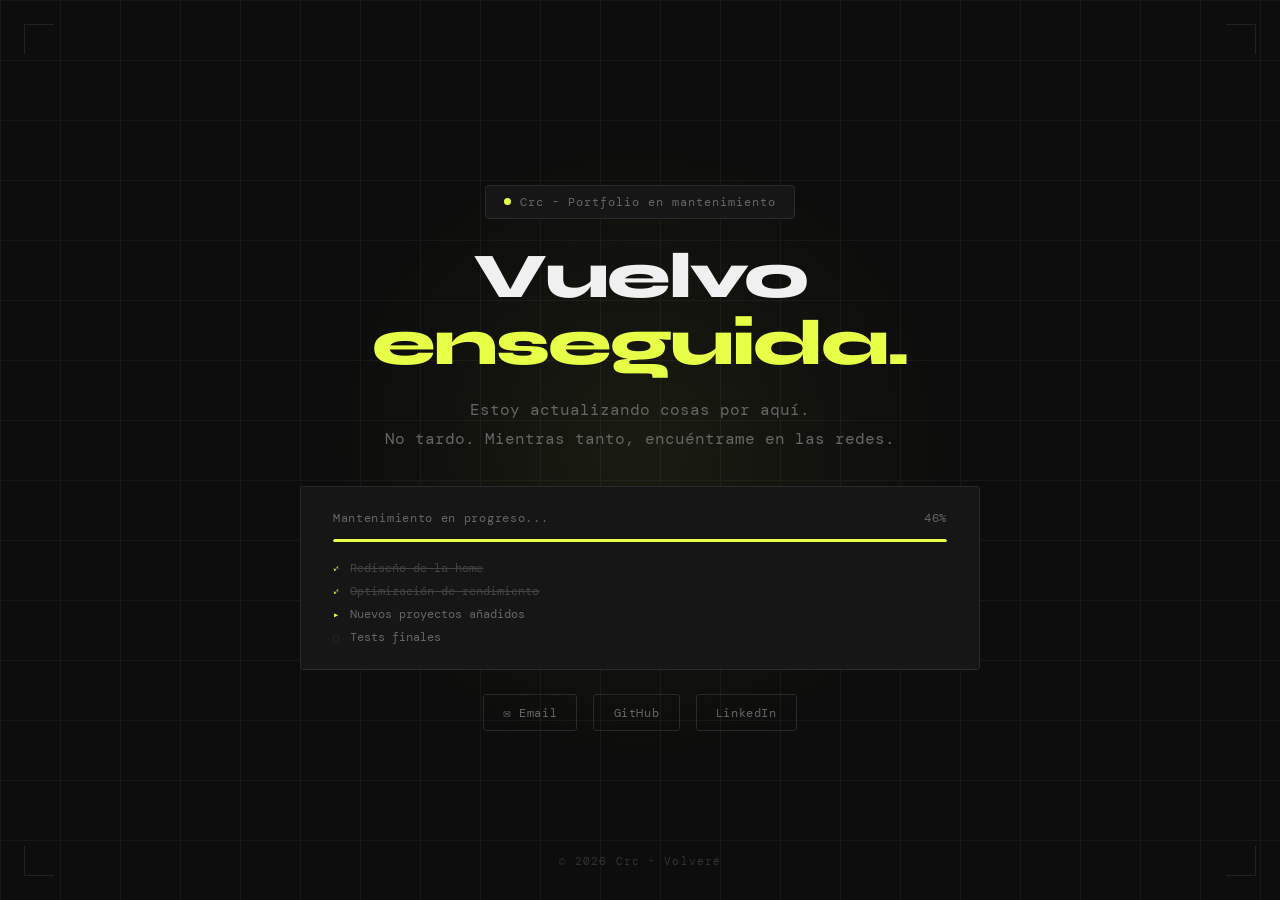
<file: html/index.html>
<!doctype html>
<html lang="es">
  <head>
    <title>Crc - Portfolio — En mantenimiento</title>
    <meta name="description" content="Crc - Portfolio - DAM" />
    <meta name="author" content="Cristian-Redondo-Cervantes" />
    <meta name="viewport" content="width=device-width, initial-scale=1.0" />
    <meta charset="UTF-8" />
    <link rel="icon" href="../Images/favicon.jpeg" type="image/jpeg" />
    <script defer src="../Js/barraprogreso.js"></script>
    <link rel="stylesheet" href="../css/style.css" />
    <link rel="preconnect" href="https://fonts.googleapis.com" />
    <link rel="preconnect" href="https://fonts.gstatic.com" crossorigin />
    <link
      href="https://fonts.googleapis.com/css2?family=DM+Mono:ital,wght@0,300;0,400;0,500;1,400&family=Syne:wght@400;600;700;800&display=swap"
      rel="stylesheet"
    />
  </head>
  <body>
    <div class="corner corner-tl"></div>
    <div class="corner corner-tr"></div>
    <div class="corner corner-bl"></div>
    <div class="corner corner-br"></div>

    <div class="container">
      <div class="badge">
        <span class="dot"></span>
        Crc - Portfolio en mantenimiento
      </div>

      <h1>
        Vuelvo<br />
        <span>enseguida.</span>
      </h1>
      <p class="subtitle">
        Estoy actualizando cosas por aquí.<br />
        No tardo. Mientras tanto, encuéntrame en las redes.
      </p>
      <div class="progress-wrap">
        <div class="progress-label">
          <span>Mantenimiento en progreso...</span>
          <span id="pct">—</span>
        </div>
        <div class="progress-bar">
          <div class="progress-fill" id="bar"></div>
        </div>
        <div class="tasks">
          <div class="task done">
            <span class="task-icon">✓</span> Rediseño de la home
          </div>
          <div class="task done">
            <span class="task-icon">✓</span> Optimización de rendimiento
          </div>
          <div class="task">
            <span class="task-icon">▸</span> Nuevos proyectos añadidos
          </div>
          <div class="task">
            <span class="task-icon pending">○</span> Tests finales
          </div>
        </div>
      </div>

      <div class="social-links">
        <a
          href=mailto:cervantes.redondo.cristian@gmail.com
          class="social-link"
          >✉ Email</a
        >
        <a
          href="https://github.com/CristianRedCer"
          class="social-link"
          target="_blank"
          >GitHub</a
        >
        <a
          href="https://www.linkedin.com/in/cristian-redondo-cervantes-12a508333/"
          class="social-link"
          target="_blank"
          >LinkedIn</a
        >
      </div>
    </div>

    <p class="footer-text">© 2026 Crc - Volveré</p>
  </body>
</html>
</file>
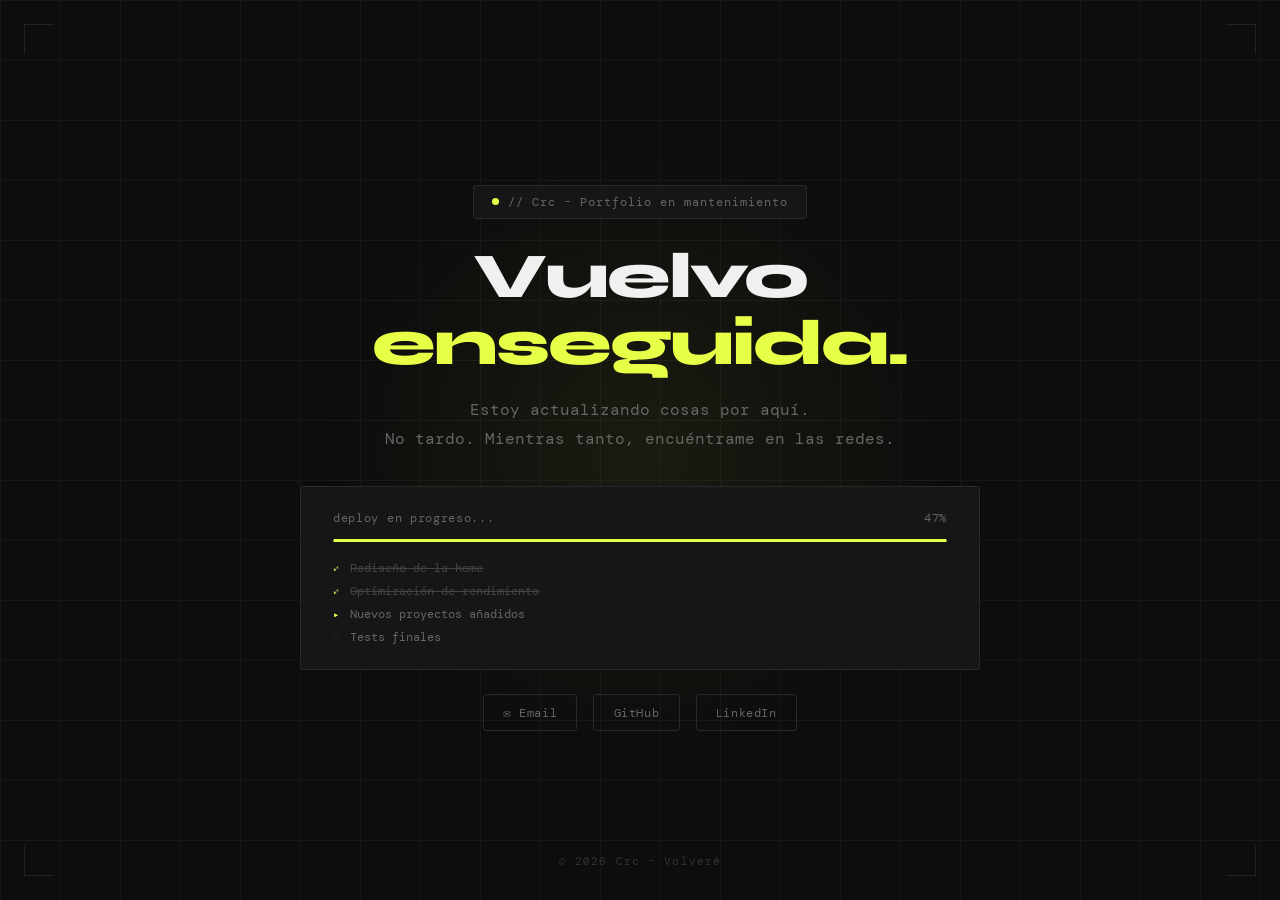
<file: mantenimiento.html>
<!doctype html>
<html lang="es">
  <head>
    <meta name="description" content="Crc - Portfolio - DAM" />
    <meta name="author" content="Cristian-Redondo-Cervantes" />
    <link rel="icon" href="Images/favicon.jpeg" type="image/jpeg" />
    <meta charset="UTF-8" />
    <script defer src="Js/barraprogreso.js"></script>
    <link rel="stylesheet" href="css/style.css" />
    <meta name="viewport" content="width=device-width, initial-scale=1.0" />
    <title>Crc - Portfolio — En mantenimiento</title>
    <meta charset="UTF-8" />
    <meta name="viewport" content="width=device-width, initial-scale=1.0" />
    <title>Tu Nombre — En mantenimiento</title>
    <link rel="preconnect" href="https://fonts.googleapis.com" />
    <link rel="preconnect" href="https://fonts.gstatic.com" crossorigin />
    <link
      href="https://fonts.googleapis.com/css2?family=DM+Mono:ital,wght@0,300;0,400;0,500;1,400&family=Syne:wght@400;600;700;800&display=swap"
      rel="stylesheet"
    />
  </head>
  <body>
    <div class="corner corner-tl"></div>
    <div class="corner corner-tr"></div>
    <div class="corner corner-bl"></div>
    <div class="corner corner-br"></div>

    <div class="container">
      <div class="badge">
        <span class="dot"></span>
        <!-- CAMBIA: tu nombre corto -->
        // Crc - Portfolio en mantenimiento
      </div>

      <h1>
        Vuelvo<br />
        <span>enseguida.</span>
      </h1>
      <p class="subtitle">
        Estoy actualizando cosas por aquí.<br />
        No tardo. Mientras tanto, encuéntrame en las redes.
      </p>
      <div class="progress-wrap">
        <div class="progress-label">
          <span>deploy en progreso...</span>
          <span id="pct">—</span>
        </div>
        <div class="progress-bar">
          <div class="progress-fill" id="bar"></div>
        </div>
        <div class="tasks">
          <div class="task done">
            <span class="task-icon">✓</span> Rediseño de la home
          </div>
          <div class="task done">
            <span class="task-icon">✓</span> Optimización de rendimiento
          </div>
          <div class="task">
            <span class="task-icon">▸</span> Nuevos proyectos añadidos
          </div>
          <div class="task">
            <span class="task-icon pending">○</span> Tests finales
          </div>
        </div>
      </div>

      <div class="social-links">
        <!-- CAMBIA: tus links reales -->
        <a
          href=mailto:cervantes.redondo.cristian@gmail.com
          class="social-link"
          >✉ Email</a
        >
        <a
          href="https://github.com/CristianRedCer"
          class="social-link"
          target="_blank"
          >GitHub</a
        >
        <a
          href="https://www.linkedin.com/in/cristian-redondo-cervantes-12a508333/"
          class="social-link"
          target="_blank"
          >LinkedIn</a
        >
      </div>
    </div>

    <p class="footer-text">© 2026 Crc - Volveré</p>
  </body>
</html>
</file>
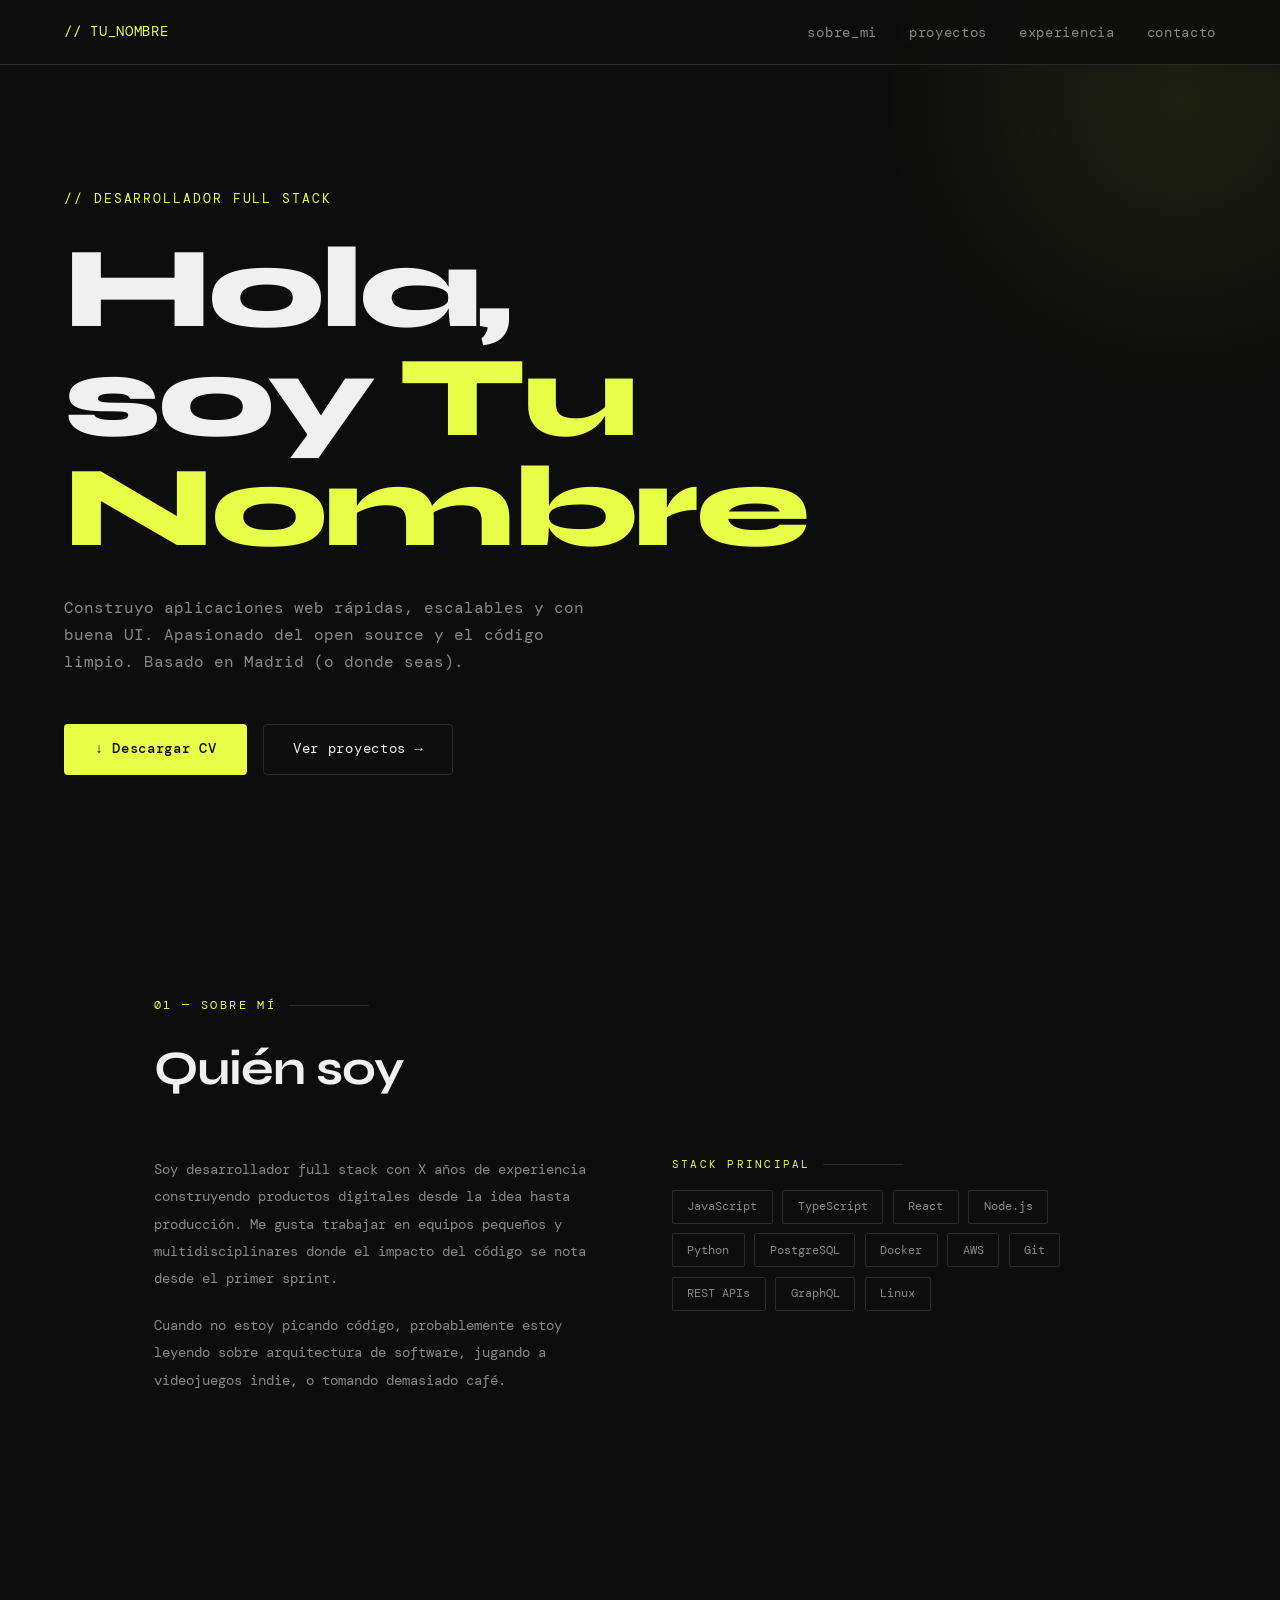
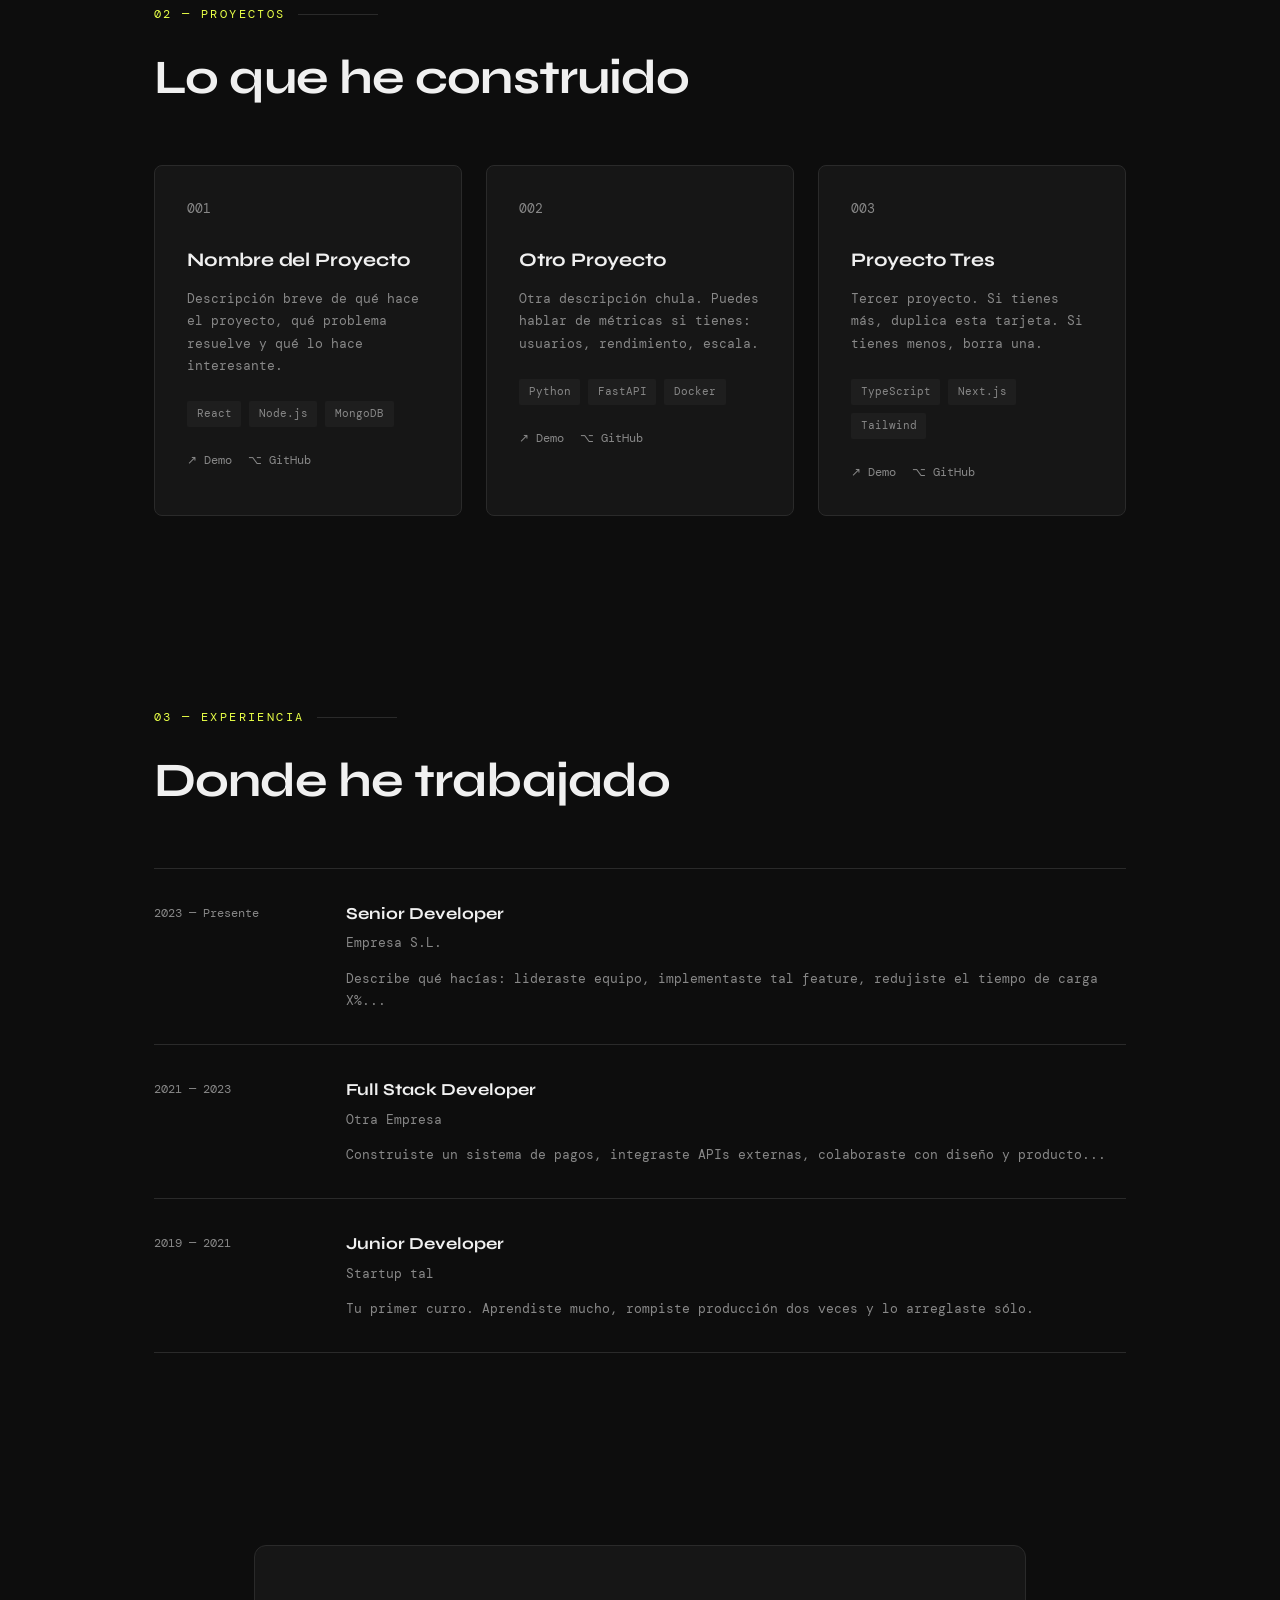
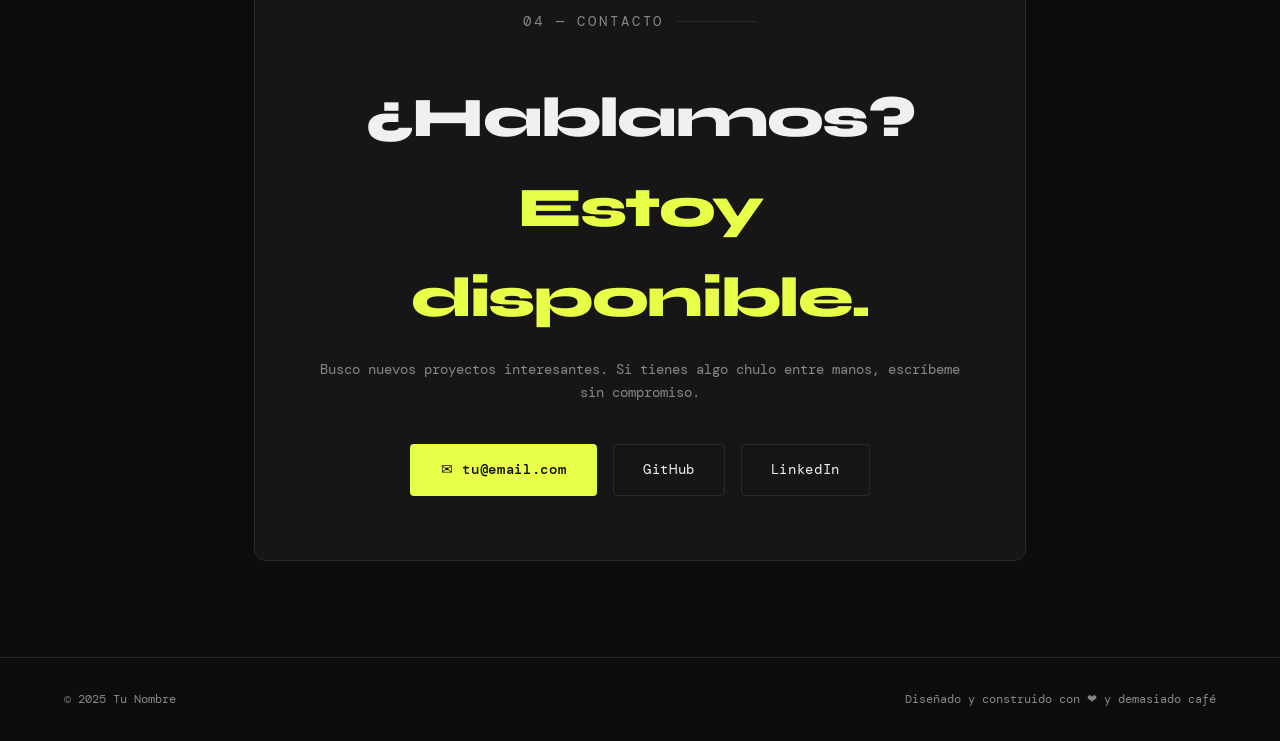
<file: portfolio.html>
<!DOCTYPE html>
<html lang="es">
<head>
  <meta charset="UTF-8" />
  <meta name="viewport" content="width=device-width, initial-scale=1.0" />
  <title>Tu Nombre — Dev Portfolio</title>
  <link rel="preconnect" href="https://fonts.googleapis.com" />
  <link rel="preconnect" href="https://fonts.gstatic.com" crossorigin />
  <link href="https://fonts.googleapis.com/css2?family=DM+Mono:ital,wght@0,300;0,400;0,500;1,400&family=Syne:wght@400;600;700;800&display=swap" rel="stylesheet" />

  <style>
    /* ===========================
       CAMBIA LOS COLORES AQUÍ
    =========================== */
    :root {
      --accent: #e8ff47;       /* Color principal (amarillo neón) */
      --accent-dark: #b8cc00;
      --bg: #0d0d0d;           /* Fondo oscuro */
      --surface: #161616;
      --surface2: #1e1e1e;
      --text: #f0f0f0;
      --muted: #888;
      --border: #2a2a2a;
    }

    *, *::before, *::after { box-sizing: border-box; margin: 0; padding: 0; }

    html { scroll-behavior: smooth; }

    body {
      background: var(--bg);
      color: var(--text);
      font-family: 'Syne', sans-serif;
      line-height: 1.6;
      overflow-x: hidden;
    }

    /* NAV */
    nav {
      position: fixed;
      top: 0; left: 0; right: 0;
      z-index: 100;
      display: flex;
      justify-content: space-between;
      align-items: center;
      padding: 1.2rem 4rem;
      background: rgba(13, 13, 13, 0.85);
      backdrop-filter: blur(12px);
      border-bottom: 1px solid var(--border);
    }

    .nav-logo {
      font-family: 'DM Mono', monospace;
      font-size: 0.9rem;
      color: var(--accent);
      letter-spacing: 0.05em;
    }

    .nav-links { display: flex; gap: 2rem; list-style: none; }

    .nav-links a {
      color: var(--muted);
      text-decoration: none;
      font-size: 0.85rem;
      font-family: 'DM Mono', monospace;
      letter-spacing: 0.05em;
      transition: color 0.2s;
    }

    .nav-links a:hover { color: var(--accent); }

    /* HERO */
    .hero {
      min-height: 100vh;
      display: flex;
      flex-direction: column;
      justify-content: center;
      padding: 8rem 4rem 4rem;
      position: relative;
      overflow: hidden;
    }

    .hero::before {
      content: '';
      position: absolute;
      top: -200px; right: -200px;
      width: 600px; height: 600px;
      background: radial-gradient(circle, rgba(232, 255, 71, 0.08) 0%, transparent 70%);
      pointer-events: none;
    }

    .hero-tag {
      font-family: 'DM Mono', monospace;
      font-size: 0.8rem;
      color: var(--accent);
      letter-spacing: 0.15em;
      text-transform: uppercase;
      margin-bottom: 1.5rem;
    }

    /* ===========================
       CAMBIA TU NOMBRE AQUÍ
       en el HTML más abajo
    =========================== */
    .hero h1 {
      font-size: clamp(3.5rem, 9vw, 8rem);
      font-weight: 800;
      line-height: 0.95;
      letter-spacing: -0.03em;
      margin-bottom: 2rem;
    }

    .hero h1 span { color: var(--accent); }

    .hero-desc {
      font-family: 'DM Mono', monospace;
      font-size: 1rem;
      color: var(--muted);
      max-width: 520px;
      line-height: 1.7;
      margin-bottom: 3rem;
    }

    .hero-btns { display: flex; gap: 1rem; flex-wrap: wrap; }

    .btn {
      display: inline-flex;
      align-items: center;
      gap: 0.5rem;
      padding: 0.8rem 1.8rem;
      border-radius: 4px;
      font-family: 'DM Mono', monospace;
      font-size: 0.85rem;
      letter-spacing: 0.05em;
      cursor: pointer;
      text-decoration: none;
      transition: all 0.2s;
    }

    .btn-primary {
      background: var(--accent);
      color: #0d0d0d;
      border: 2px solid var(--accent);
      font-weight: 500;
    }
    .btn-primary:hover { background: var(--accent-dark); border-color: var(--accent-dark); }

    .btn-outline {
      background: transparent;
      color: var(--text);
      border: 1px solid var(--border);
    }
    .btn-outline:hover { border-color: var(--accent); color: var(--accent); }

    /* SECCIONES */
    section {
      padding: 6rem 4rem;
      max-width: 1100px;
      margin: 0 auto;
    }

    .section-label {
      font-family: 'DM Mono', monospace;
      font-size: 0.75rem;
      color: var(--accent);
      letter-spacing: 0.2em;
      text-transform: uppercase;
      margin-bottom: 1rem;
      display: flex;
      align-items: center;
      gap: 0.8rem;
    }

    .section-label::after {
      content: '';
      flex: 1;
      height: 1px;
      background: var(--border);
      max-width: 80px;
    }

    .section-title {
      font-size: clamp(2rem, 4vw, 3rem);
      font-weight: 700;
      letter-spacing: -0.02em;
      margin-bottom: 3rem;
    }

    /* SOBRE MÍ */
    .about-grid {
      display: grid;
      grid-template-columns: 1fr 1fr;
      gap: 4rem;
      align-items: start;
    }

    .about-text p {
      font-family: 'DM Mono', monospace;
      font-size: 0.9rem;
      color: var(--muted);
      line-height: 1.9;
      margin-bottom: 1.2rem;
    }

    .skills-grid {
      display: flex;
      flex-wrap: wrap;
      gap: 0.6rem;
      margin-top: 1rem;
    }

    .skill-tag {
      font-family: 'DM Mono', monospace;
      font-size: 0.75rem;
      padding: 0.4rem 0.9rem;
      border: 1px solid var(--border);
      border-radius: 2px;
      color: var(--muted);
      transition: all 0.2s;
    }

    .skill-tag:hover { border-color: var(--accent); color: var(--accent); }

    /* PROYECTOS */
    .projects-grid {
      display: grid;
      grid-template-columns: repeat(auto-fit, minmax(300px, 1fr));
      gap: 1.5rem;
    }

    .project-card {
      background: var(--surface);
      border: 1px solid var(--border);
      border-radius: 8px;
      padding: 2rem;
      transition: border-color 0.25s, transform 0.25s;
      position: relative;
      overflow: hidden;
    }

    .project-card::before {
      content: '';
      position: absolute;
      top: 0; left: 0; right: 0;
      height: 2px;
      background: var(--accent);
      transform: scaleX(0);
      transform-origin: left;
      transition: transform 0.3s;
    }

    .project-card:hover { border-color: #333; transform: translateY(-4px); }
    .project-card:hover::before { transform: scaleX(1); }

    .project-num {
      font-family: 'DM Mono', monospace;
      font-size: 0.75rem;
      color: var(--accent);
      margin-bottom: 1rem;
    }

    .project-card h3 {
      font-size: 1.2rem;
      font-weight: 700;
      margin-bottom: 0.8rem;
      letter-spacing: -0.01em;
    }

    .project-card p {
      font-family: 'DM Mono', monospace;
      font-size: 0.82rem;
      color: var(--muted);
      line-height: 1.7;
      margin-bottom: 1.5rem;
    }

    .project-tags { display: flex; flex-wrap: wrap; gap: 0.5rem; margin-bottom: 1.5rem; }

    .project-tag {
      font-family: 'DM Mono', monospace;
      font-size: 0.7rem;
      padding: 0.25rem 0.6rem;
      background: var(--surface2);
      border-radius: 2px;
      color: var(--muted);
    }

    .project-links { display: flex; gap: 1rem; }

    .project-link {
      font-family: 'DM Mono', monospace;
      font-size: 0.78rem;
      color: var(--muted);
      text-decoration: none;
      display: flex;
      align-items: center;
      gap: 0.3rem;
      transition: color 0.2s;
    }

    .project-link:hover { color: var(--accent); }

    /* EXPERIENCIA */
    .exp-list { display: flex; flex-direction: column; gap: 0; }

    .exp-item {
      display: grid;
      grid-template-columns: 160px 1fr;
      gap: 2rem;
      padding: 2rem 0;
      border-bottom: 1px solid var(--border);
    }

    .exp-item:first-child { border-top: 1px solid var(--border); }

    .exp-date {
      font-family: 'DM Mono', monospace;
      font-size: 0.78rem;
      color: var(--muted);
      padding-top: 0.2rem;
    }

    .exp-content h3 {
      font-size: 1.05rem;
      font-weight: 700;
      margin-bottom: 0.3rem;
    }

    .exp-company {
      font-family: 'DM Mono', monospace;
      font-size: 0.82rem;
      color: var(--accent);
      margin-bottom: 0.8rem;
    }

    .exp-content p {
      font-family: 'DM Mono', monospace;
      font-size: 0.82rem;
      color: var(--muted);
      line-height: 1.7;
    }

    /* CONTACTO */
    .contact-wrap {
      background: var(--surface);
      border: 1px solid var(--border);
      border-radius: 12px;
      padding: 4rem;
      text-align: center;
    }

    .contact-wrap h2 {
      font-size: clamp(2rem, 5vw, 3.5rem);
      font-weight: 800;
      letter-spacing: -0.03em;
      margin-bottom: 1rem;
    }

    .contact-wrap h2 span { color: var(--accent); }

    .contact-wrap p {
      font-family: 'DM Mono', monospace;
      font-size: 0.9rem;
      color: var(--muted);
      margin-bottom: 2.5rem;
    }

    .contact-links {
      display: flex;
      justify-content: center;
      gap: 1rem;
      flex-wrap: wrap;
    }

    /* FOOTER */
    footer {
      border-top: 1px solid var(--border);
      padding: 2rem 4rem;
      display: flex;
      justify-content: space-between;
      align-items: center;
      font-family: 'DM Mono', monospace;
      font-size: 0.75rem;
      color: var(--muted);
    }

    /* RESPONSIVE */
    @media (max-width: 768px) {
      nav { padding: 1rem 1.5rem; }
      .nav-links { display: none; }
      .hero { padding: 7rem 1.5rem 3rem; }
      section { padding: 4rem 1.5rem; }
      .about-grid { grid-template-columns: 1fr; gap: 2rem; }
      .exp-item { grid-template-columns: 1fr; gap: 0.5rem; }
      .contact-wrap { padding: 2.5rem 1.5rem; }
      footer { padding: 1.5rem; flex-direction: column; gap: 0.5rem; text-align: center; }
    }
  </style>
</head>
<body>

  <!-- ========== NAV ========== -->
  <nav>
    <!-- CAMBIA: tu iniciales o nombre corto -->
    <span class="nav-logo">// TU_NOMBRE</span>
    <ul class="nav-links">
      <li><a href="#sobre-mi">sobre_mi</a></li>
      <li><a href="#proyectos">proyectos</a></li>
      <li><a href="#experiencia">experiencia</a></li>
      <li><a href="#contacto">contacto</a></li>
    </ul>
  </nav>

  <!-- ========== HERO ========== -->
  <div class="hero">
    <!-- CAMBIA: etiqueta descriptiva -->
    <p class="hero-tag">// Desarrollador Full Stack</p>

    <h1>
      <!-- CAMBIA: tu nombre, la parte en amarillo puede ser tu apellido o rol -->
      Hola,<br/>soy <span>Tu Nombre</span>
    </h1>

    <!-- CAMBIA: tu descripción breve -->
    <p class="hero-desc">
      Construyo aplicaciones web rápidas, escalables y con buena UI.
      Apasionado del open source y el código limpio. Basado en Madrid (o donde seas).
    </p>

    <div class="hero-btns">
      <!-- CAMBIA: el href del botón de CV -->
      <a href="tu-cv.pdf" class="btn btn-primary" target="_blank">↓ Descargar CV</a>
      <a href="#proyectos" class="btn btn-outline">Ver proyectos →</a>
    </div>
  </div>

  <!-- ========== SOBRE MÍ ========== -->
  <section id="sobre-mi">
    <p class="section-label">01 — sobre mí</p>
    <h2 class="section-title">Quién soy</h2>

    <div class="about-grid">
      <div class="about-text">
        <!-- CAMBIA: tu presentación personal -->
        <p>
          Soy desarrollador full stack con X años de experiencia construyendo productos digitales
          desde la idea hasta producción. Me gusta trabajar en equipos pequeños y multidisciplinares
          donde el impacto del código se nota desde el primer sprint.
        </p>
        <p>
          Cuando no estoy picando código, probablemente estoy leyendo sobre arquitectura de software,
          jugando a videojuegos indie, o tomando demasiado café.
        </p>
      </div>

      <div>
        <p class="section-label" style="font-size:0.7rem;">stack principal</p>
        <!-- CAMBIA: tus tecnologías -->
        <div class="skills-grid">
          <span class="skill-tag">JavaScript</span>
          <span class="skill-tag">TypeScript</span>
          <span class="skill-tag">React</span>
          <span class="skill-tag">Node.js</span>
          <span class="skill-tag">Python</span>
          <span class="skill-tag">PostgreSQL</span>
          <span class="skill-tag">Docker</span>
          <span class="skill-tag">AWS</span>
          <span class="skill-tag">Git</span>
          <span class="skill-tag">REST APIs</span>
          <span class="skill-tag">GraphQL</span>
          <span class="skill-tag">Linux</span>
        </div>
      </div>
    </div>
  </section>

  <!-- ========== PROYECTOS ========== -->
  <section id="proyectos" style="max-width:1100px; margin:0 auto; padding:6rem 4rem;">
    <p class="section-label">02 — proyectos</p>
    <h2 class="section-title">Lo que he construido</h2>

    <div class="projects-grid">

      <!-- PROYECTO 1 — CAMBIA TODO -->
      <div class="project-card">
        <p class="project-num">001</p>
        <h3>Nombre del Proyecto</h3>
        <p>Descripción breve de qué hace el proyecto, qué problema resuelve y qué lo hace interesante.</p>
        <div class="project-tags">
          <span class="project-tag">React</span>
          <span class="project-tag">Node.js</span>
          <span class="project-tag">MongoDB</span>
        </div>
        <div class="project-links">
          <a href="#" class="project-link">↗ Demo</a>
          <a href="#" class="project-link">⌥ GitHub</a>
        </div>
      </div>

      <!-- PROYECTO 2 — CAMBIA TODO -->
      <div class="project-card">
        <p class="project-num">002</p>
        <h3>Otro Proyecto</h3>
        <p>Otra descripción chula. Puedes hablar de métricas si tienes: usuarios, rendimiento, escala.</p>
        <div class="project-tags">
          <span class="project-tag">Python</span>
          <span class="project-tag">FastAPI</span>
          <span class="project-tag">Docker</span>
        </div>
        <div class="project-links">
          <a href="#" class="project-link">↗ Demo</a>
          <a href="#" class="project-link">⌥ GitHub</a>
        </div>
      </div>

      <!-- PROYECTO 3 — CAMBIA TODO -->
      <div class="project-card">
        <p class="project-num">003</p>
        <h3>Proyecto Tres</h3>
        <p>Tercer proyecto. Si tienes más, duplica esta tarjeta. Si tienes menos, borra una.</p>
        <div class="project-tags">
          <span class="project-tag">TypeScript</span>
          <span class="project-tag">Next.js</span>
          <span class="project-tag">Tailwind</span>
        </div>
        <div class="project-links">
          <a href="#" class="project-link">↗ Demo</a>
          <a href="#" class="project-link">⌥ GitHub</a>
        </div>
      </div>

    </div>
  </section>

  <!-- ========== EXPERIENCIA ========== -->
  <section id="experiencia">
    <p class="section-label">03 — experiencia</p>
    <h2 class="section-title">Donde he trabajado</h2>

    <div class="exp-list">

      <!-- TRABAJO 1 — CAMBIA TODO -->
      <div class="exp-item">
        <div class="exp-date">2023 — Presente</div>
        <div class="exp-content">
          <h3>Senior Developer</h3>
          <p class="exp-company">Empresa S.L.</p>
          <p>Describe qué hacías: lideraste equipo, implementaste tal feature, redujiste el tiempo de carga X%...</p>
        </div>
      </div>

      <!-- TRABAJO 2 — CAMBIA TODO -->
      <div class="exp-item">
        <div class="exp-date">2021 — 2023</div>
        <div class="exp-content">
          <h3>Full Stack Developer</h3>
          <p class="exp-company">Otra Empresa</p>
          <p>Construiste un sistema de pagos, integraste APIs externas, colaboraste con diseño y producto...</p>
        </div>
      </div>

      <!-- TRABAJO 3 — CAMBIA TODO / BORRA SI NO TIENES -->
      <div class="exp-item">
        <div class="exp-date">2019 — 2021</div>
        <div class="exp-content">
          <h3>Junior Developer</h3>
          <p class="exp-company">Startup tal</p>
          <p>Tu primer curro. Aprendiste mucho, rompiste producción dos veces y lo arreglaste sólo.</p>
        </div>
      </div>

    </div>
  </section>

  <!-- ========== CONTACTO ========== -->
  <section id="contacto" style="max-width:900px;">
    <div class="contact-wrap">
      <p class="section-label" style="justify-content:center;">04 — contacto</p>
      <h2>¿Hablamos?<br/><span>Estoy disponible.</span></h2>
      <!-- CAMBIA: mensaje y disponibilidad -->
      <p>Busco nuevos proyectos interesantes. Si tienes algo chulo entre manos, escríbeme sin compromiso.</p>

      <div class="contact-links">
        <!-- CAMBIA: tu email y redes -->
        <a href="mailto:tu@email.com" class="btn btn-primary">✉ tu@email.com</a>
        <a href="https://github.com/tuusuario" class="btn btn-outline" target="_blank">GitHub</a>
        <a href="https://linkedin.com/in/tuusuario" class="btn btn-outline" target="_blank">LinkedIn</a>
      </div>
    </div>
  </section>

  <!-- ========== FOOTER ========== -->
  <footer>
    <!-- CAMBIA: tu nombre y año -->
    <span>© 2025 Tu Nombre</span>
    <span>Diseñado y construido con ❤ y demasiado café</span>
  </footer>

</body>
</html>
</file>
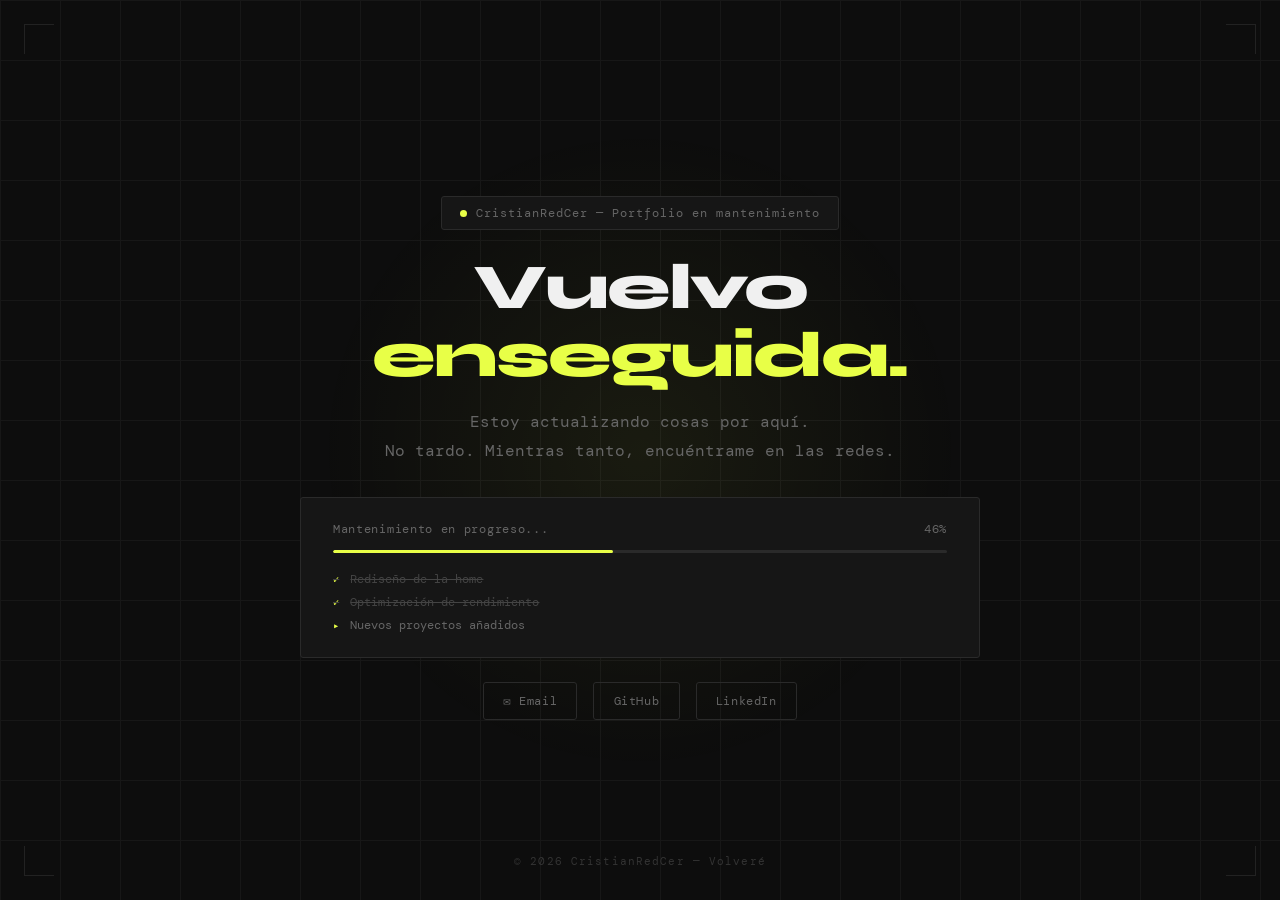
<file: html/index(mantenimiento).html>
<!doctype html>
<html lang="es">
  <head>
    <title>CristianRedCer — En mantenimiento</title>
    <meta
      name="description"
      content="Portfolio de CristianRedCer - Desarrollador Junior"
    />
    <meta name="author" content="Cristian-Redondo-Cervantes" />
    <meta name="viewport" content="width=device-width, initial-scale=1.0" />
    <meta charset="UTF-8" />
    <link rel="icon" href="/Crc-Portfolio/favicon.png" type="image/jpeg" />
    <link rel="preconnect" href="https://fonts.googleapis.com" />
    <link rel="preconnect" href="https://fonts.gstatic.com" crossorigin />
    <link
      href="https://fonts.googleapis.com/css2?family=DM+Mono:ital,wght@0,300;0,400;0,500;1,400&family=Syne:wght@400;600;700;800&display=swap"
      rel="stylesheet"
    />
    <style>
      :root {
        --accent: #e8ff47;
        --bg: #0d0d0d;
        --surface: #161616;
        --border: #2a2a2a;
        --text: #f0f0f0;
        --muted: #666;
      }

      *,
      *::before,
      *::after {
        box-sizing: border-box;
        margin: 0;
        padding: 0;
      }

      body {
        background: var(--bg);
        color: var(--text);
        font-family: "Syne", sans-serif;
        min-height: 100vh;
        display: flex;
        flex-direction: column;
        align-items: center;
        justify-content: center;
        padding: 5rem 2rem 4rem;
        overflow-x: hidden;
        overflow-y: auto;
        position: relative;
      }

      body::before {
        content: "";
        position: fixed;
        inset: 0;
        background-image:
          linear-gradient(var(--border) 1px, transparent 1px),
          linear-gradient(90deg, var(--border) 1px, transparent 1px);
        background-size: 60px 60px;
        opacity: 0.4;
        pointer-events: none;
      }

      body::after {
        content: "";
        position: fixed;
        top: 50%;
        left: 50%;
        transform: translate(-50%, -50%);
        width: 700px;
        height: 700px;
        background: radial-gradient(
          circle,
          rgba(232, 255, 71, 0.06) 0%,
          transparent 65%
        );
        pointer-events: none;
      }

      .container {
        position: relative;
        z-index: 1;
        max-width: 680px;
        width: 100%;
        text-align: center;
      }

      .badge {
        display: inline-flex;
        align-items: center;
        gap: 0.6rem;
        background: var(--surface);
        border: 1px solid var(--border);
        border-radius: 3px;
        padding: 0.5rem 1.1rem;
        font-family: "DM Mono", monospace;
        font-size: 0.78rem;
        color: var(--muted);
        margin-bottom: 1.5rem;
        letter-spacing: 0.08em;
      }

      .dot {
        width: 7px;
        height: 7px;
        border-radius: 50%;
        background: var(--accent);
        animation: pulse 2s ease-in-out infinite;
        flex-shrink: 0;
      }

      @keyframes pulse {
        0%,
        100% {
          opacity: 1;
          transform: scale(1);
        }
        50% {
          opacity: 0.4;
          transform: scale(0.8);
        }
      }

      h1 {
        font-size: clamp(2.2rem, 5vw, 4rem);
        font-weight: 800;
        line-height: 1.05;
        letter-spacing: -0.03em;
        margin-bottom: 0.5rem;
      }

      h1 span {
        color: var(--accent);
      }

      .subtitle {
        font-family: "DM Mono", monospace;
        font-size: clamp(0.8rem, 2vw, 1rem);
        color: var(--muted);
        margin: 1.2rem 0 2rem;
        line-height: 1.8;
      }

      .progress-wrap {
        background: var(--surface);
        border: 1px solid var(--border);
        border-radius: 3px;
        padding: 1.5rem 2rem;
        margin-bottom: 1.5rem;
        text-align: left;
      }

      .progress-label {
        display: flex;
        justify-content: space-between;
        font-family: "DM Mono", monospace;
        font-size: 0.72rem;
        color: var(--muted);
        margin-bottom: 0.8rem;
        letter-spacing: 0.06em;
      }

      .progress-bar {
        height: 3px;
        background: var(--border);
        border-radius: 2px;
        overflow: hidden;
        margin-bottom: 1.2rem;
      }

      .progress-fill {
        height: 100%;
        background: var(--accent);
        border-radius: 2px;
        width: 40%;
        transition: width 0.3s ease;
      }

      .tasks {
        display: flex;
        flex-direction: column;
        gap: 0.5rem;
      }

      .task {
        font-family: "DM Mono", monospace;
        font-size: 0.72rem;
        color: var(--muted);
        display: flex;
        align-items: center;
        gap: 0.7rem;
      }

      .task-icon {
        color: var(--accent);
        font-size: 0.65rem;
      }
      .task-icon.pending {
        color: var(--border);
      }
      .task.done {
        color: #444;
        text-decoration: line-through;
      }

      .social-links {
        display: flex;
        justify-content: center;
        gap: 1rem;
        flex-wrap: wrap;
      }

      .social-link {
        font-family: "DM Mono", monospace;
        font-size: 0.78rem;
        color: var(--muted);
        text-decoration: none;
        padding: 0.6rem 1.2rem;
        border: 1px solid var(--border);
        border-radius: 3px;
        transition: all 0.2s;
        letter-spacing: 0.05em;
      }

      .social-link:hover {
        border-color: var(--accent);
        color: var(--accent);
      }

      .footer-text {
        position: fixed;
        bottom: 2rem;
        left: 50%;
        transform: translateX(-50%);
        font-family: "DM Mono", monospace;
        font-size: 0.7rem;
        color: #333;
        letter-spacing: 0.1em;
        white-space: nowrap;
      }

      .corner {
        position: fixed;
        width: 30px;
        height: 30px;
        border-color: #222;
        border-style: solid;
      }
      .corner-tl {
        top: 1.5rem;
        left: 1.5rem;
        border-width: 1px 0 0 1px;
      }
      .corner-tr {
        top: 1.5rem;
        right: 1.5rem;
        border-width: 1px 1px 0 0;
      }
      .corner-bl {
        bottom: 1.5rem;
        left: 1.5rem;
        border-width: 0 0 1px 1px;
      }
      .corner-br {
        bottom: 1.5rem;
        right: 1.5rem;
        border-width: 0 1px 1px 0;
      }

      @media (max-width: 480px) {
        .progress-wrap {
          padding: 1.2rem;
        }
        .corner {
          display: none;
        }
      }
    </style>
  </head>
  <body>
    <div class="corner corner-tl"></div>
    <div class="corner corner-tr"></div>
    <div class="corner corner-bl"></div>
    <div class="corner corner-br"></div>

    <div class="container">
      <div class="badge">
        <span class="dot"></span>
        CristianRedCer — Portfolio en mantenimiento
      </div>

      <h1>
        Vuelvo<br />
        <span>enseguida.</span>
      </h1>
      <p class="subtitle">
        Estoy actualizando cosas por aquí.<br />
        No tardo. Mientras tanto, encuéntrame en las redes.
      </p>
      <div class="progress-wrap">
        <div class="progress-label">
          <span>Mantenimiento en progreso...</span>
          <span id="pct">—</span>
        </div>
        <div class="progress-bar">
          <div class="progress-fill" id="bar"></div>
        </div>
        <div class="tasks">
          <div class="task done">
            <span class="task-icon">✓</span> Rediseño de la home
          </div>
          <div class="task done">
            <span class="task-icon">✓</span> Optimización de rendimiento
          </div>
          <div class="task">
            <span class="task-icon">▸</span> Nuevos proyectos añadidos
          </div>
        </div>
      </div>

      <div class="social-links">
        <a
          href="mailto:cervantes.redondo.cristian@gmail.com"
          class="social-link"
          >✉ Email</a
        >
        <a
          href="https://github.com/CristianRedCer"
          class="social-link"
          target="_blank"
          >GitHub</a
        >
        <a
          href="https://www.linkedin.com/in/cristian-redondo-cervantes-12a508333/"
          class="social-link"
          target="_blank"
          >LinkedIn</a
        >
      </div>
    </div>

    <p class="footer-text">© 2026 CristianRedCer — Volveré</p>

    <script>
      const pct = document.getElementById("pct");
      const bar = document.getElementById("bar");
      let val = 40;
      let dir = 1;
      setInterval(() => {
        val += dir * 0.08;
        if (val >= 85) dir = -1;
        if (val <= 40) dir = 1;
        const rounded = Math.round(val);
        pct.textContent = rounded + "%";
        bar.style.width = val.toFixed(2) + "%";
      }, 16);
    </script>
  </body>
</html>
</file>
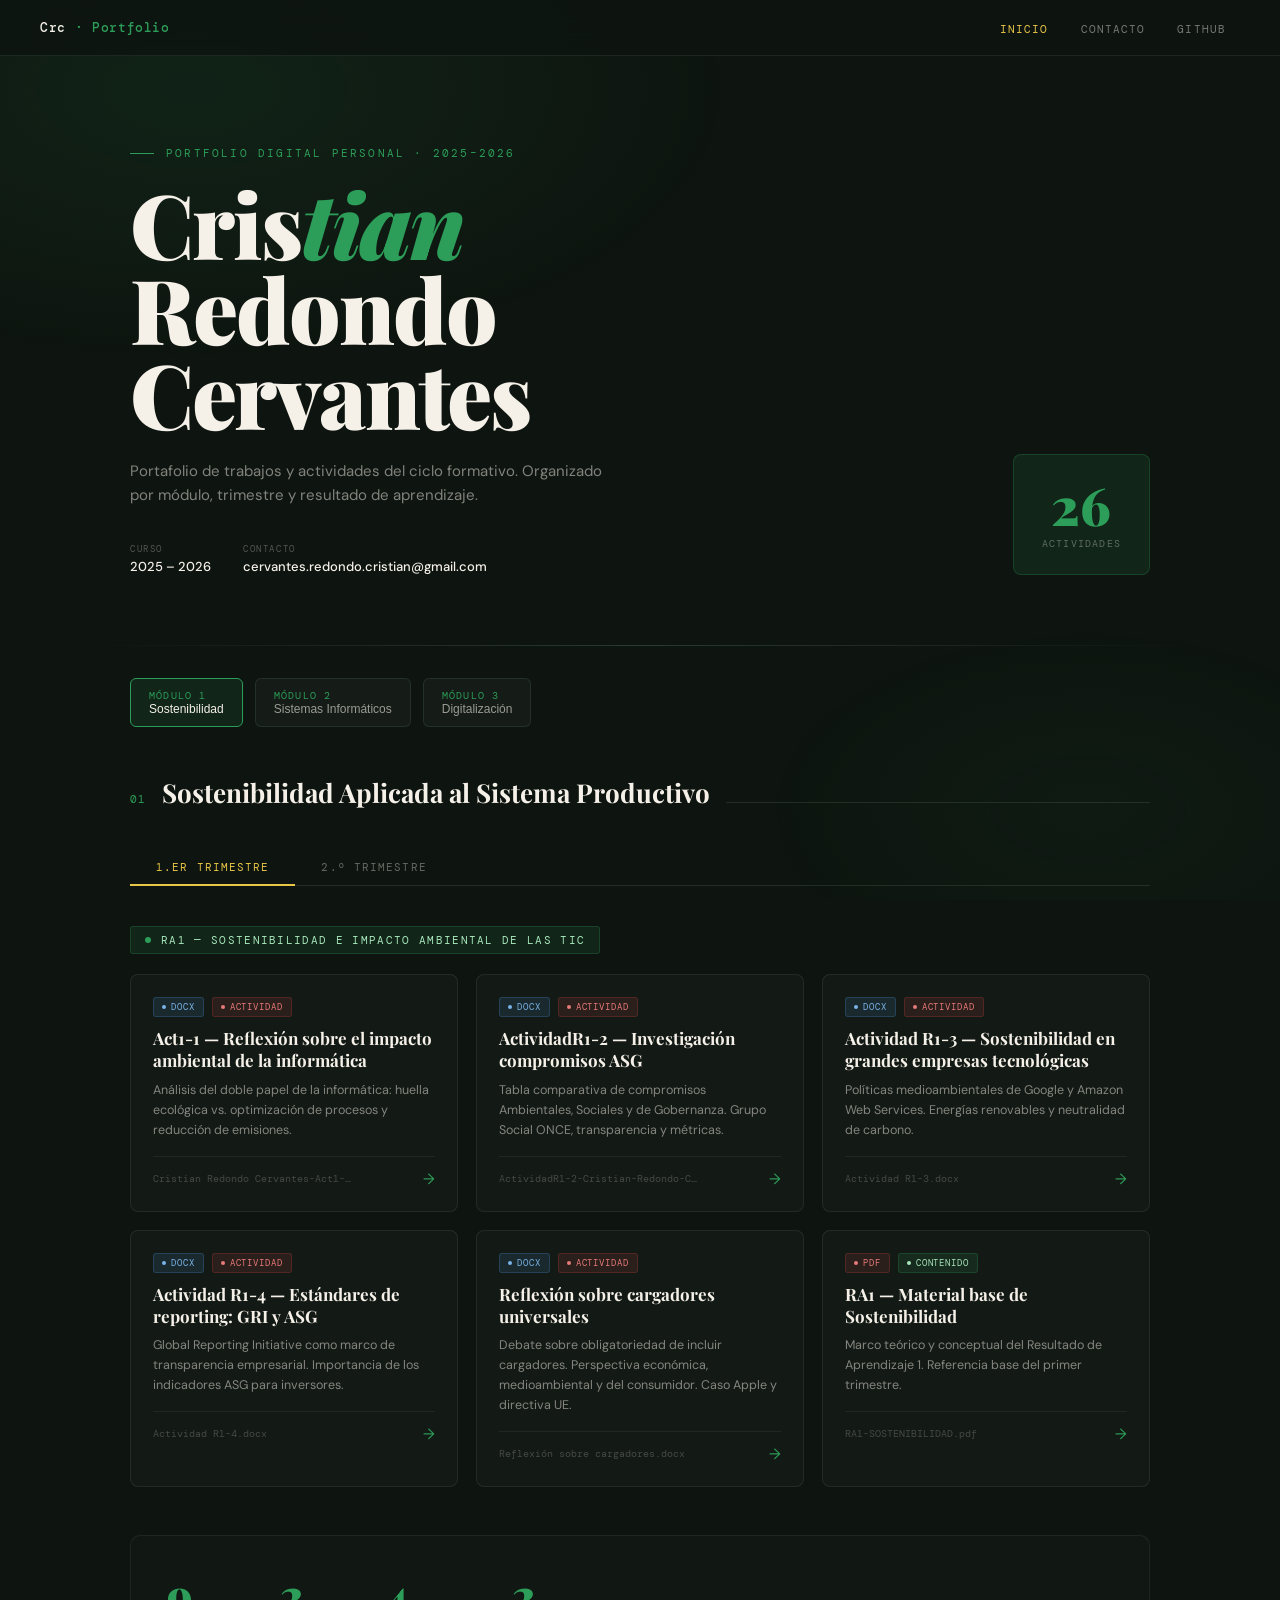
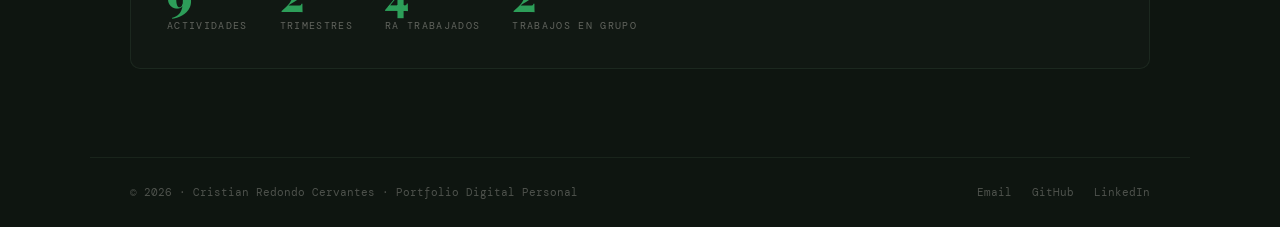
<file: html/index(portfolio·asignaturas).html>
<!DOCTYPE html>
<html lang="es">
<head>
<meta charset="UTF-8">
<meta name="viewport" content="width=device-width, initial-scale=1.0">
<title>Crc · Portfolio Digital · Cristian Redondo Cervantes</title>
<link href="https://fonts.googleapis.com/css2?family=Playfair+Display:ital,wght@0,700;0,900;1,400;1,700&family=DM+Mono:wght@300;400;500&family=DM+Sans:wght@300;400;500&display=swap" rel="stylesheet">
<style>
:root {
  --green: #1a6b3a;
  --green-mid: #2d9e59;
  --green-light: #a8e6bc;
  --cream: #f5f0e8;
  --dark: #0e1510;
  --dark2: #141d16;
  --mid: #1f2e22;
  --accent: #e8c547;
  --blue: #4a90d9;
  --red: #c94040;
  --mono: 'DM Mono', monospace;
  --serif: 'Playfair Display', serif;
  --sans: 'DM Sans', sans-serif;
  --radius: 8px;
}
*, *::before, *::after { box-sizing: border-box; margin: 0; padding: 0; }
html { scroll-behavior: smooth; }
body {
  background: var(--dark);
  color: var(--cream);
  font-family: var(--sans);
  min-height: 100vh;
  overflow-x: hidden;
}
body::before {
  content: '';
  position: fixed; inset: 0;
  background-image:
    radial-gradient(ellipse 70% 50% at 15% 10%, rgba(45,158,89,0.10) 0%, transparent 60%),
    radial-gradient(ellipse 50% 40% at 85% 90%, rgba(26,107,58,0.07) 0%, transparent 50%);
  pointer-events: none; z-index: 0;
}

/* NAV */
nav {
  position: sticky; top: 0; z-index: 200;
  backdrop-filter: blur(18px);
  background: rgba(14,21,16,0.88);
  border-bottom: 1px solid rgba(168,230,188,0.09);
  padding: 0 40px;
  display: flex; align-items: center; justify-content: space-between;
  height: 56px;
}
.nav-logo { font-family: var(--mono); font-size: 13px; font-weight: 500; letter-spacing: 0.05em; color: var(--cream); }
.nav-logo span { color: var(--green-mid); }
.nav-links { display: flex; gap: 4px; list-style: none; }
.nav-links a {
  font-family: var(--mono); font-size: 11px; letter-spacing: 0.1em; text-transform: uppercase;
  color: rgba(245,240,232,0.45); text-decoration: none; padding: 6px 14px; border-radius: 4px; transition: all 0.2s;
}
.nav-links a:hover { color: var(--cream); background: rgba(255,255,255,0.05); }
.nav-links a.active { color: var(--accent); }

/* HERO */
.hero {
  position: relative; z-index: 1;
  padding: 90px 40px 70px;
  max-width: 1100px; margin: 0 auto;
  display: grid; grid-template-columns: 1fr auto; gap: 40px; align-items: end;
}
@media (max-width: 700px) { .hero { grid-template-columns: 1fr; } }
.hero-eyebrow {
  font-family: var(--mono); font-size: 11px; letter-spacing: 0.2em; text-transform: uppercase;
  color: var(--green-mid); margin-bottom: 20px; display: flex; align-items: center; gap: 12px;
}
.hero-eyebrow::before { content: ''; width: 24px; height: 1px; background: var(--green-mid); }
.hero h1 { font-family: var(--serif); font-size: clamp(52px, 7vw, 96px); font-weight: 900; line-height: 0.95; letter-spacing: -2px; }
.hero h1 em { font-style: italic; color: var(--green-mid); }
.hero-sub { margin-top: 24px; font-size: 15px; color: rgba(245,240,232,0.5); max-width: 480px; line-height: 1.6; }
.hero-meta { margin-top: 36px; display: flex; gap: 32px; flex-wrap: wrap; }
.hero-meta-item { display: flex; flex-direction: column; gap: 3px; }
.hero-meta-item .label { font-family: var(--mono); font-size: 9px; letter-spacing: 0.18em; text-transform: uppercase; color: rgba(245,240,232,0.3); }
.hero-meta-item .value { font-size: 13px; color: var(--cream); font-weight: 500; }
.hero-badge {
  background: rgba(45,158,89,0.12); border: 1px solid rgba(45,158,89,0.25);
  border-radius: var(--radius); padding: 24px 28px; text-align: center; min-width: 130px;
}
.hero-badge .big { font-family: var(--serif); font-size: 52px; font-weight: 900; color: var(--green-mid); line-height: 1; display: block; }
.hero-badge .small { font-family: var(--mono); font-size: 10px; letter-spacing: 0.12em; text-transform: uppercase; color: rgba(245,240,232,0.35); margin-top: 6px; display: block; }

/* DIVIDER */
.divider { height: 1px; max-width: 1100px; margin: 0 auto; background: linear-gradient(90deg, transparent, rgba(168,230,188,0.18), transparent); }

/* MODULE NAV */
.module-nav {
  position: relative; z-index: 1;
  max-width: 1100px; margin: 0 auto;
  padding: 32px 40px 0;
  display: flex; gap: 12px; flex-wrap: wrap;
}
.mod-btn {
  display: flex; align-items: center; gap: 10px;
  background: rgba(255,255,255,0.03); border: 1px solid rgba(168,230,188,0.1);
  border-radius: 6px; padding: 10px 18px; cursor: pointer; transition: all 0.2s; text-align: left;
}
.mod-btn:hover { border-color: rgba(168,230,188,0.25); background: rgba(45,158,89,0.07); }
.mod-btn.active { border-color: var(--green-mid); background: rgba(45,158,89,0.12); }
.mod-code { font-family: var(--mono); font-size: 10px; letter-spacing: 0.12em; color: var(--green-mid); text-transform: uppercase; }
.mod-name { font-size: 12px; color: rgba(245,240,232,0.6); font-weight: 400; max-width: 160px; }
.mod-btn.active .mod-name { color: var(--cream); }

/* SECTION */
.section { position: relative; z-index: 1; max-width: 1100px; margin: 0 auto; padding: 48px 40px; display: none; }
.section.active { display: block; }
.section-header { display: flex; align-items: baseline; gap: 16px; margin-bottom: 40px; }
.section-number { font-family: var(--mono); font-size: 11px; color: var(--green-mid); letter-spacing: 0.1em; }
.section-title { font-family: var(--serif); font-size: 26px; font-weight: 700; }
.section-line { flex: 1; height: 1px; background: rgba(168,230,188,0.12); }

/* TRIMESTRE TABS */
.trim-tabs { display: flex; gap: 0; margin-bottom: 40px; border-bottom: 1px solid rgba(168,230,188,0.12); }
.trim-tab {
  padding: 10px 26px; font-family: var(--mono); font-size: 11px; letter-spacing: 0.1em;
  text-transform: uppercase; cursor: pointer; color: rgba(245,240,232,0.38);
  border: none; border-bottom: 2px solid transparent; margin-bottom: -1px; transition: all 0.2s; background: none;
}
.trim-tab:hover { color: var(--cream); }
.trim-tab.active { color: var(--accent); border-bottom-color: var(--accent); }
.trim-pane { display: none; }
.trim-pane.active { display: block; }

/* RA BLOCK */
.ra-block { margin-bottom: 44px; }
.ra-label {
  display: inline-flex; align-items: center; gap: 10px;
  background: rgba(45,158,89,0.12); border: 1px solid rgba(45,158,89,0.25);
  border-radius: 3px; padding: 6px 14px; margin-bottom: 20px;
  font-family: var(--mono); font-size: 11px; letter-spacing: 0.12em; text-transform: uppercase; color: var(--green-light);
}
.ra-dot { width: 6px; height: 6px; background: var(--green-mid); border-radius: 50%; flex-shrink: 0; }

/* CARDS */
.cards-grid { display: grid; grid-template-columns: repeat(auto-fill, minmax(310px, 1fr)); gap: 18px; }
.card {
  background: rgba(255,255,255,0.025); border: 1px solid rgba(168,230,188,0.09);
  border-radius: var(--radius); padding: 22px; position: relative;
  overflow: hidden; transition: all 0.25s; cursor: pointer; text-decoration: none; display: block; color: inherit;
}
.card::after {
  content: ''; position: absolute; top: 0; left: 0; right: 0; height: 2px;
  background: var(--green-mid); transform: scaleX(0); transform-origin: left; transition: transform 0.3s;
}
.card:hover { border-color: rgba(168,230,188,0.28); background: rgba(45,158,89,0.06); transform: translateY(-2px); }
.card:hover::after { transform: scaleX(1); }
.card-badges { display: flex; gap: 8px; flex-wrap: wrap; margin-bottom: 10px; }
.badge {
  display: inline-flex; align-items: center; gap: 5px; border-radius: 3px; padding: 3px 8px;
  font-family: var(--mono); font-size: 9px; letter-spacing: 0.1em; text-transform: uppercase;
}
.badge-pdf  { background: rgba(201,64,64,0.12); border: 1px solid rgba(201,64,64,0.25); color: #e87a7a; }
.badge-docx { background: rgba(74,144,217,0.12); border: 1px solid rgba(74,144,217,0.25); color: #7ab4e8; }
.badge-canva { background: rgba(0,196,204,0.12); border: 1px solid rgba(0,196,204,0.25); color: #5ee6ea; }
.badge-grupo { background: rgba(232,197,71,0.12); border: 1px solid rgba(232,197,71,0.25); color: var(--accent); }
.badge-practica { background: rgba(150,100,220,0.12); border: 1px solid rgba(150,100,220,0.25); color: #c09cef; }
.badge-cont { background: rgba(45,158,89,0.12); border: 1px solid rgba(45,158,89,0.25); color: var(--green-light); }
.badge .dot { width: 4px; height: 4px; border-radius: 50%; background: currentColor; }
.card h3 { font-family: var(--serif); font-size: 17px; font-weight: 700; line-height: 1.3; margin-bottom: 8px; color: var(--cream); }
.card p { font-size: 12.5px; line-height: 1.6; color: rgba(245,240,232,0.5); }
.card-footer { margin-top: 16px; padding-top: 12px; border-top: 1px solid rgba(168,230,188,0.07); display: flex; justify-content: space-between; align-items: center; }
.card-file { font-family: var(--mono); font-size: 9.5px; color: rgba(245,240,232,0.22); overflow: hidden; text-overflow: ellipsis; white-space: nowrap; max-width: 200px; }
.card-arrow { color: var(--green-mid); font-size: 15px; transition: transform 0.2s; }
.card:hover .card-arrow { transform: translateX(4px); }

/* CONTENIDOS GRID */
.contenidos-grid { display: grid; grid-template-columns: repeat(auto-fill, minmax(240px, 1fr)); gap: 16px; }
.contenido-card {
  background: rgba(255,255,255,0.02); border: 1px solid rgba(168,230,188,0.07);
  border-radius: var(--radius); padding: 20px; transition: all 0.2s;
}
.contenido-card:hover { border-color: rgba(168,230,188,0.18); background: rgba(45,158,89,0.04); }
.contenido-card h4 { font-family: var(--serif); font-size: 15px; margin-bottom: 10px; color: var(--cream); }
.contenido-card ul { list-style: none; }
.contenido-card li { font-size: 12px; color: rgba(245,240,232,0.45); padding: 3px 0 3px 14px; position: relative; line-height: 1.5; }
.contenido-card li::before { content: '→'; position: absolute; left: 0; color: var(--green-mid); font-size: 10px; }

/* STATS */
.stats-row {
  display: flex; gap: 32px; flex-wrap: wrap; margin-top: 48px; padding: 36px;
  background: rgba(255,255,255,0.015); border: 1px solid rgba(168,230,188,0.07); border-radius: 10px;
}
.stat { display: flex; flex-direction: column; gap: 4px; }
.stat-num { font-family: var(--serif); font-size: 44px; font-weight: 900; color: var(--green-mid); line-height: 1; }
.stat-lbl { font-family: var(--mono); font-size: 9.5px; letter-spacing: 0.14em; text-transform: uppercase; color: rgba(245,240,232,0.35); }

/* MODAL */
.modal-overlay {
  position: fixed; inset: 0; background: rgba(8,14,10,0.92);
  backdrop-filter: blur(12px); z-index: 500;
  display: none; align-items: center; justify-content: center; padding: 32px;
}
.modal-overlay.open { display: flex; }
.modal {
  background: var(--mid); border: 1px solid rgba(168,230,188,0.18);
  border-radius: 12px; padding: 44px; max-width: 580px; width: 100%;
  position: relative; animation: modalIn 0.2s ease;
}
@keyframes modalIn { from { opacity:0; transform: translateY(10px); } to { opacity:1; transform: translateY(0); } }
.modal-close { position: absolute; top: 14px; right: 18px; background: none; border: none; color: rgba(245,240,232,0.35); font-size: 22px; cursor: pointer; transition: color 0.2s; }
.modal-close:hover { color: var(--cream); }
.modal h2 { font-family: var(--serif); font-size: 24px; margin-bottom: 14px; }
.modal p { font-size: 13.5px; color: rgba(245,240,232,0.58); line-height: 1.7; margin-bottom: 10px; }
.modal-file { margin-top: 20px; background: rgba(45,158,89,0.08); border: 1px solid rgba(45,158,89,0.2); border-radius: 6px; padding: 12px 16px; font-family: var(--mono); font-size: 11px; color: var(--green-light); line-height: 1.5; }
.modal-group { margin-top: 14px; background: rgba(232,197,71,0.07); border: 1px solid rgba(232,197,71,0.2); border-radius: 6px; padding: 12px 16px; font-family: var(--mono); font-size: 11px; color: var(--accent); line-height: 1.6; }
.modal-link { display: inline-flex; align-items: center; gap: 8px; margin-top: 16px; background: rgba(0,196,204,0.1); border: 1px solid rgba(0,196,204,0.25); border-radius: 6px; padding: 10px 16px; text-decoration: none; font-family: var(--mono); font-size: 11px; color: #5ee6ea; transition: background 0.2s; }
.modal-link:hover { background: rgba(0,196,204,0.18); }

/* FOOTER */
footer {
  position: relative; z-index: 1;
  border-top: 1px solid rgba(168,230,188,0.07);
  max-width: 1100px; margin: 40px auto 0;
  padding: 28px 40px;
  display: flex; justify-content: space-between; align-items: center; flex-wrap: wrap; gap: 12px;
}
footer p { font-family: var(--mono); font-size: 10.5px; color: rgba(245,240,232,0.28); }
.footer-links { display: flex; gap: 20px; }
.footer-links a { font-family: var(--mono); font-size: 10.5px; color: rgba(245,240,232,0.28); text-decoration: none; transition: color 0.2s; }
.footer-links a:hover { color: var(--green-light); }
</style>
</head>
<body>

<nav>
  <span class="nav-logo">Crc<span> · Portfolio</span></span>
  <ul class="nav-links">
    <li><a href="#" class="active">Inicio</a></li>
    <li><a href="mailto:cervantes.redondo.cristian@gmail.com">Contacto</a></li>
    <li><a href="https://github.com/CristianRedCer" target="_blank">GitHub</a></li>
  </ul>
</nav>

<div class="hero">
  <div class="hero-left">
    <div class="hero-eyebrow">Portfolio Digital Personal · 2025–2026</div>
    <h1>Cris<em>tian</em><br>Redondo<br>Cervantes</h1>
    <p class="hero-sub">Portafolio de trabajos y actividades del ciclo formativo. Organizado por módulo, trimestre y resultado de aprendizaje.</p>
    <div class="hero-meta">
      <div class="hero-meta-item">
        <span class="label">Curso</span>
        <span class="value">2025 – 2026</span>
      </div>
      <div class="hero-meta-item">
        <span class="label">Contacto</span>
        <span class="value">cervantes.redondo.cristian@gmail.com</span>
      </div>
    </div>
  </div>
  <div class="hero-badge">
    <span class="big">26</span>
    <span class="small">Actividades</span>
  </div>
</div>

<div class="divider"></div>

<div class="module-nav">
  <button class="mod-btn active" onclick="switchModule(event,'sost')">
    <div><div class="mod-code">Módulo 1</div><div class="mod-name">Sostenibilidad</div></div>
  </button>
  <button class="mod-btn" onclick="switchModule(event,'si')">
    <div><div class="mod-code">Módulo 2</div><div class="mod-name">Sistemas Informáticos</div></div>
  </button>
  <button class="mod-btn" onclick="switchModule(event,'digi')">
    <div><div class="mod-code">Módulo 3</div><div class="mod-name">Digitalización</div></div>
  </button>
</div>

<!-- ══ SOSTENIBILIDAD ══ -->
<div id="mod-sost" class="section active">
  <div class="section-header">
    <span class="section-number">01</span>
    <h2 class="section-title">Sostenibilidad Aplicada al Sistema Productivo</h2>
    <div class="section-line"></div>
  </div>
  <div class="trim-tabs">
    <button class="trim-tab active" onclick="switchTrim(event,'sost','t1')">1.er Trimestre</button>
    <button class="trim-tab" onclick="switchTrim(event,'sost','t2')">2.º Trimestre</button>
  </div>

  <div id="sost-t1" class="trim-pane active">
    <div class="ra-block">
      <div class="ra-label"><span class="ra-dot"></span>RA1 — Sostenibilidad e Impacto Ambiental de las TIC</div>
      <div class="cards-grid">
        <div class="card" onclick="openModal('sost_act11')">
          <div class="card-badges"><span class="badge badge-docx"><span class="dot"></span>DOCX</span><span class="badge badge-pdf"><span class="dot"></span>Actividad</span></div>
          <h3>Act1-1 — Reflexión sobre el impacto ambiental de la informática</h3>
          <p>Análisis del doble papel de la informática: huella ecológica vs. optimización de procesos y reducción de emisiones.</p>
          <div class="card-footer"><span class="card-file">Cristian Redondo Cervantes-Act1-1.docx</span><span class="card-arrow">→</span></div>
        </div>
        <div class="card" onclick="openModal('sost_act12')">
          <div class="card-badges"><span class="badge badge-docx"><span class="dot"></span>DOCX</span><span class="badge badge-pdf"><span class="dot"></span>Actividad</span></div>
          <h3>ActividadR1-2 — Investigación compromisos ASG</h3>
          <p>Tabla comparativa de compromisos Ambientales, Sociales y de Gobernanza. Grupo Social ONCE, transparencia y métricas.</p>
          <div class="card-footer"><span class="card-file">ActividadR1-2-Cristian-Redondo-Cervantes.docx</span><span class="card-arrow">→</span></div>
        </div>
        <div class="card" onclick="openModal('sost_act13')">
          <div class="card-badges"><span class="badge badge-docx"><span class="dot"></span>DOCX</span><span class="badge badge-pdf"><span class="dot"></span>Actividad</span></div>
          <h3>Actividad R1-3 — Sostenibilidad en grandes empresas tecnológicas</h3>
          <p>Políticas medioambientales de Google y Amazon Web Services. Energías renovables y neutralidad de carbono.</p>
          <div class="card-footer"><span class="card-file">Actividad R1-3.docx</span><span class="card-arrow">→</span></div>
        </div>
        <div class="card" onclick="openModal('sost_act14')">
          <div class="card-badges"><span class="badge badge-docx"><span class="dot"></span>DOCX</span><span class="badge badge-pdf"><span class="dot"></span>Actividad</span></div>
          <h3>Actividad R1-4 — Estándares de reporting: GRI y ASG</h3>
          <p>Global Reporting Initiative como marco de transparencia empresarial. Importancia de los indicadores ASG para inversores.</p>
          <div class="card-footer"><span class="card-file">Actividad R1-4.docx</span><span class="card-arrow">→</span></div>
        </div>
        <div class="card" onclick="openModal('sost_carg')">
          <div class="card-badges"><span class="badge badge-docx"><span class="dot"></span>DOCX</span><span class="badge badge-pdf"><span class="dot"></span>Actividad</span></div>
          <h3>Reflexión sobre cargadores universales</h3>
          <p>Debate sobre obligatoriedad de incluir cargadores. Perspectiva económica, medioambiental y del consumidor. Caso Apple y directiva UE.</p>
          <div class="card-footer"><span class="card-file">Reflexión sobre cargadores.docx</span><span class="card-arrow">→</span></div>
        </div>
        <div class="card" onclick="openModal('sost_ra1pdf')">
          <div class="card-badges"><span class="badge badge-pdf"><span class="dot"></span>PDF</span><span class="badge badge-cont"><span class="dot"></span>Contenido</span></div>
          <h3>RA1 — Material base de Sostenibilidad</h3>
          <p>Marco teórico y conceptual del Resultado de Aprendizaje 1. Referencia base del primer trimestre.</p>
          <div class="card-footer"><span class="card-file">RA1-SOSTENIBILIDAD.pdf</span><span class="card-arrow">→</span></div>
        </div>
      </div>
    </div>
  </div>

  <div id="sost-t2" class="trim-pane">
    <div class="ra-block">
      <div class="ra-label"><span class="ra-dot"></span>RA2 — Eficiencia, Retos Globales y Debate Técnico</div>
      <div class="cards-grid">
        <div class="card" onclick="openModal('sost_act21')">
          <div class="card-badges"><span class="badge badge-docx"><span class="dot"></span>DOCX</span><span class="badge badge-pdf"><span class="dot"></span>Actividad</span></div>
          <h3>ACT2-1 — Retos Globales: El streaming y sus consecuencias</h3>
          <p>Impacto energético del streaming: 40-55 g CO₂/hora de video. Centros de datos, redes y dispositivos. El video = 60% del tráfico global de Internet.</p>
          <div class="card-footer"><span class="card-file">ACT2-1 Retos Globales.docx</span><span class="card-arrow">→</span></div>
        </div>
        <div class="card" onclick="openModal('sost_debate')">
          <div class="card-badges"><span class="badge badge-grupo"><span class="dot"></span>Grupo</span><span class="badge badge-docx"><span class="dot"></span>DOCX</span><span class="badge badge-pdf"><span class="dot"></span>PDF</span></div>
          <h3>RA2-2 — Debate: Eficiencia del código y sostenibilidad tecnológica</h3>
          <p>Debate estructurado sobre código limpio vs. código eficiente. Responsabilidad ambiental del desarrollador en producción.</p>
          <div class="card-footer"><span class="card-file">Debate sobre eficiencia del código…</span><span class="card-arrow">→</span></div>
        </div>
      </div>
    </div>
    <div class="ra-block">
      <div class="ra-label"><span class="ra-dot"></span>RA3 — Análisis y Presentación de Datos de Sostenibilidad</div>
      <div class="cards-grid">
        <a class="card" href="https://www.canva.com/design/DAHECdIpCPI/l-2Hi7Yd9RgiQDoO5FuB5w/edit?authuser=0" target="_blank" rel="noopener">
          <div class="card-badges"><span class="badge badge-canva"><span class="dot"></span>Canva</span><span class="badge badge-pdf"><span class="dot"></span>Actividad</span></div>
          <h3>RA3-1 — Presentación Sostenibilidad</h3>
          <p>Presentación visual elaborada en Canva sobre análisis y comunicación de datos relacionados con sostenibilidad tecnológica.</p>
          <div class="card-footer"><span class="card-file">Ver en Canva</span><span class="card-arrow">↗</span></div>
        </a>
      </div>
    </div>
    <div class="ra-block">
      <div class="ra-label"><span class="ra-dot"></span>RA4 — Estrategias y Propuestas de Mejora</div>
      <div class="cards-grid">
        <div class="card" onclick="openModal('sost_ra41')">
          <div class="card-badges"><span class="badge badge-grupo"><span class="dot"></span>Grupo</span><span class="badge badge-canva"><span class="dot"></span>Canva</span></div>
          <h3>RA4-1 — Propuesta de mejora de sostenibilidad</h3>
          <p>Trabajo en grupo: propuesta de estrategias de mejora en sostenibilidad tecnológica. Presentación en Canva con Juan Manuel Toro Acuña, Alexis Esteban Martín y Arturo Carmona Roldán.</p>
          <div class="card-footer"><span class="card-file">Ver en Canva</span><span class="card-arrow">↗</span></div>
        </div>
      </div>
    </div>
  </div>

  <div class="stats-row">
    <div class="stat"><span class="stat-num">9</span><span class="stat-lbl">Actividades</span></div>
    <div class="stat"><span class="stat-num">2</span><span class="stat-lbl">Trimestres</span></div>
    <div class="stat"><span class="stat-num">4</span><span class="stat-lbl">RA trabajados</span></div>
    <div class="stat"><span class="stat-num">2</span><span class="stat-lbl">Trabajos en grupo</span></div>
  </div>
</div>

<!-- ══ SISTEMAS INFORMÁTICOS ══ -->
<div id="mod-si" class="section">
  <div class="section-header">
    <span class="section-number">02</span>
    <h2 class="section-title">Sistemas Informáticos</h2>
    <div class="section-line"></div>
  </div>
  <div class="trim-tabs">
    <button class="trim-tab active" onclick="switchTrim(event,'si','t1')">1.er Trimestre</button>
    <button class="trim-tab" onclick="switchTrim(event,'si','t2')">2.º Trimestre</button>
    <button class="trim-tab" onclick="switchTrim(event,'si','t3')">3.er Trimestre</button>
  </div>

  <div id="si-t1" class="trim-pane active">
    <div class="ra-block">
      <div class="ra-label"><span class="ra-dot"></span>Tema 1 — Introducción a los Sistemas Informáticos</div>
      <div class="cards-grid">
        <div class="card" onclick="openModal('si_11')">
          <div class="card-badges"><span class="badge badge-docx"><span class="dot"></span>DOCX</span><span class="badge badge-pdf"><span class="dot"></span>Actividad</span></div>
          <h3>Actividad 1.1 — Componentes de un sistema informático</h3>
          <p>Estudio de los componentes hardware fundamentales. Identificación y función de CPU, RAM, almacenamiento, placa base y periféricos.</p>
          <div class="card-footer"><span class="card-file">Cristian-Actividad1.1.docx</span><span class="card-arrow">→</span></div>
        </div>
        <div class="card" onclick="openModal('si_12')">
          <div class="card-badges"><span class="badge badge-docx"><span class="dot"></span>DOCX</span><span class="badge badge-pdf"><span class="dot"></span>Actividad</span></div>
          <h3>Actividad 1.2 — Arquitectura y funcionamiento del sistema</h3>
          <p>Arquitectura von Neumann, ciclo fetch-decode-execute, estructura de buses y jerarquía de memoria.</p>
          <div class="card-footer"><span class="card-file">Cristian-Actividad1.2.docx</span><span class="card-arrow">→</span></div>
        </div>
        <div class="card" onclick="openModal('si_13')">
          <div class="card-badges"><span class="badge badge-pdf"><span class="dot"></span>PDF</span><span class="badge badge-pdf"><span class="dot"></span>Actividad</span></div>
          <h3>Actividad 1.3 — Práctica de laboratorio hardware</h3>
          <p>Identificación y manipulación de componentes físicos en el laboratorio. Documentación con capturas y resultados.</p>
          <div class="card-footer"><span class="card-file">Cristian-Actividad1.3.pdf</span><span class="card-arrow">→</span></div>
        </div>
        <div class="card" onclick="openModal('si_14')">
          <div class="card-badges"><span class="badge badge-docx"><span class="dot"></span>DOCX</span><span class="badge badge-pdf"><span class="dot"></span>PDF</span><span class="badge badge-practica"><span class="dot"></span>Práctica</span></div>
          <h3>Actividad 1.4 — Montaje y configuración de PCs</h3>
          <p>Montaje físico completo de un equipo. Procedimiento paso a paso con documentación fotográfica. Incluye simulador de montaje.</p>
          <div class="card-footer"><span class="card-file">Cristian-Actividad1.4.docx + Simulador montaje PCs.docx</span><span class="card-arrow">→</span></div>
        </div>
        <div class="card" onclick="openModal('si_15')">
          <div class="card-badges"><span class="badge badge-docx"><span class="dot"></span>DOCX</span><span class="badge badge-pdf"><span class="dot"></span>Actividad</span></div>
          <h3>Actividad 1.5 — Representación de la información</h3>
          <p>Sistemas de numeración, codificación binaria y hexadecimal. Conversiones entre bases y representación de datos.</p>
          <div class="card-footer"><span class="card-file">Cristian-Actividad1.5.docx</span><span class="card-arrow">→</span></div>
        </div>
        <div class="card" onclick="openModal('si_16')">
          <div class="card-badges"><span class="badge badge-pdf"><span class="dot"></span>PDF</span><span class="badge badge-practica"><span class="dot"></span>Práctica</span></div>
          <h3>Actividad 1.6 — Simulador CPU (LSPC)</h3>
          <p>Programación en ensamblador con el simulador LSPC. Análisis del ciclo de instrucción en tiempo real.</p>
          <div class="card-footer"><span class="card-file">Cristian-Actividad1.6.pdf</span><span class="card-arrow">→</span></div>
        </div>
        <div class="card" onclick="openModal('si_aula')">
          <div class="card-badges"><span class="badge badge-docx"><span class="dot"></span>DOCX</span><span class="badge badge-practica"><span class="dot"></span>Clase</span></div>
          <h3>Actividad de clase — Primer programa con Simulador CPU</h3>
          <p>Primera toma de contacto con el simulador de CPU. Escritura del primer programa en ensamblador.</p>
          <div class="card-footer"><span class="card-file">Actividad de clase-Primer programa con Simulador CPU.docx</span><span class="card-arrow">→</span></div>
        </div>
      </div>
    </div>
  </div>

  <div id="si-t2" class="trim-pane">
    <div class="ra-block">
      <div class="ra-label"><span class="ra-dot"></span>Tema 2 — Implantación de Sistemas Operativos I</div>
      <div class="cards-grid">
        <div class="card" onclick="openModal('si_21act')">
          <div class="card-badges"><span class="badge badge-pdf"><span class="dot"></span>PDF</span><span class="badge badge-pdf"><span class="dot"></span>Actividad</span></div>
          <h3>Actividad 1.1 — Instalación de Sistema Operativo</h3>
          <p>Proceso de instalación completo. Documentación con capturas de pantalla de cada etapa (10 capturas + captura final).</p>
          <div class="card-footer"><span class="card-file">Implantación de Sistemas Operativos I.pdf</span><span class="card-arrow">→</span></div>
        </div>
        <div class="card" onclick="openModal('si_22act')">
          <div class="card-badges"><span class="badge badge-docx"><span class="dot"></span>DOCX</span><span class="badge badge-pdf"><span class="dot"></span>PDF</span><span class="badge badge-pdf"><span class="dot"></span>Actividad</span></div>
          <h3>Actividad 2.2 — Configuración del Sistema Operativo</h3>
          <p>Gestión de usuarios, actualizaciones, drivers y herramientas del sistema. Configuración post-instalación.</p>
          <div class="card-footer"><span class="card-file">Actividad2.2-CristianRedondoCervantes.docx/.pdf</span><span class="card-arrow">→</span></div>
        </div>
        <div class="card" onclick="openModal('si_p21')">
          <div class="card-badges"><span class="badge badge-pdf"><span class="dot"></span>PDF</span><span class="badge badge-practica"><span class="dot"></span>Práctica</span></div>
          <h3>Práctica 2.1 — Instalación Windows 10 en VM</h3>
          <p>Instalación de Windows 10 en máquina virtual VirtualBox. Capturas completas de todo el proceso.</p>
          <div class="card-footer"><span class="card-file">P2_1_CristianRedondo.pdf</span><span class="card-arrow">→</span></div>
        </div>
        <div class="card" onclick="openModal('si_p22')">
          <div class="card-badges"><span class="badge badge-docx"><span class="dot"></span>DOCX</span><span class="badge badge-practica"><span class="dot"></span>Práctica</span></div>
          <h3>Práctica 2.2 — Configuración avanzada del SO</h3>
          <p>Firewall, actualizaciones, directivas básicas y optimización del rendimiento del sistema operativo.</p>
          <div class="card-footer"><span class="card-file">P2-2_CritianRedondo.docx</span><span class="card-arrow">→</span></div>
        </div>
        <div class="card" onclick="openModal('si_p24')">
          <div class="card-badges"><span class="badge badge-docx"><span class="dot"></span>DOCX</span><span class="badge badge-pdf"><span class="dot"></span>PDF</span><span class="badge badge-practica"><span class="dot"></span>Práctica</span></div>
          <h3>Práctica 2.4 — Gestión de memoria: Paginación</h3>
          <p>Análisis y configuración de la memoria virtual. Estudio del sistema de paginación en Windows.</p>
          <div class="card-footer"><span class="card-file">P2_4_CristianRedondo.docx/.pdf</span><span class="card-arrow">→</span></div>
        </div>
      </div>
    </div>
  </div>

  <div id="si-t3" class="trim-pane">
    <div class="ra-block">
      <div class="ra-label"><span class="ra-dot"></span>Tema 3 — Gestión de Ficheros, Directorios y Scripting</div>
      <div class="cards-grid">
        <div class="card" onclick="openModal('si_31')">
          <div class="card-badges"><span class="badge badge-docx"><span class="dot"></span>DOCX</span><span class="badge badge-pdf"><span class="dot"></span>PDF</span><span class="badge badge-pdf"><span class="dot"></span>Actividad</span></div>
          <h3>Actividad 3.1 — Gestión de ficheros</h3>
          <p>Operaciones con ficheros en CMD, PowerShell y GUI de Windows. Comandos avanzados con capturas de cada entorno.</p>
          <div class="card-footer"><span class="card-file">Actividad 3.1 Gestión de ficheros.docx/.pdf</span><span class="card-arrow">→</span></div>
        </div>
        <div class="card" onclick="openModal('si_32')">
          <div class="card-badges"><span class="badge badge-docx"><span class="dot"></span>DOCX</span><span class="badge badge-pdf"><span class="dot"></span>PDF</span><span class="badge badge-pdf"><span class="dot"></span>Actividad</span></div>
          <h3>Actividad 3.2 — Gestión de directorios</h3>
          <p>Estructura de directorios en Windows. Operaciones en CMD (mkdir, rmdir, tree…) y PowerShell (New-Item, Get-ChildItem…).</p>
          <div class="card-footer"><span class="card-file">Actividad 3.2 Gestión de directorios.docx/.pdf</span><span class="card-arrow">→</span></div>
        </div>
        <div class="card" onclick="openModal('si_33')">
          <div class="card-badges"><span class="badge badge-pdf"><span class="dot"></span>PDF</span><span class="badge badge-practica"><span class="dot"></span>Scripts</span><span class="badge badge-pdf"><span class="dot"></span>Actividad</span></div>
          <h3>Actividad 3.3 — Copias de seguridad y Programador de tareas</h3>
          <p>Automatización con scripts propios .bat y PowerShell: copia_orden_CRC, copia_pdf_num_CRC, elimina_pdf_num_CRC, mensaje_cierre_CRC.</p>
          <div class="card-footer"><span class="card-file">Actividad3.3_Cristian.pdf + 5 scripts</span><span class="card-arrow">→</span></div>
        </div>
        <div class="card" onclick="openModal('si_retos')">
          <div class="card-badges"><span class="badge badge-docx"><span class="dot"></span>DOCX</span><span class="badge badge-pdf"><span class="dot"></span>Actividad</span></div>
          <h3>Act-Retos — Retos avanzados Tema 3</h3>
          <p>Actividades de reto y ampliación. Ejercicios de nivel avanzado sobre gestión y administración del sistema operativo.</p>
          <div class="card-footer"><span class="card-file">Act-Retos.docx</span><span class="card-arrow">→</span></div>
        </div>
      </div>
    </div>
    <div class="ra-block">
      <div class="ra-label"><span class="ra-dot"></span>Prácticas — Windows y Ubuntu</div>
      <div class="cards-grid">
        <div class="card" onclick="openModal('si_p24b')">
          <div class="card-badges"><span class="badge badge-pdf"><span class="dot"></span>PDF</span><span class="badge badge-practica"><span class="dot"></span>Práctica</span></div>
          <h3>Práctica 2.4 — Creación de Particiones</h3>
          <p>Gestión de particiones: creación, formateo, redimensionado. Herramientas de administración de discos y diskpart.</p>
          <div class="card-footer"><span class="card-file">P2.4-CristianRedondoCervantes.pdf</span><span class="card-arrow">→</span></div>
        </div>
        <div class="card" onclick="openModal('si_p31')">
          <div class="card-badges"><span class="badge badge-pdf"><span class="dot"></span>PDF</span><span class="badge badge-practica"><span class="dot"></span>Práctica</span></div>
          <h3>Práctica 3.1 — Gestión de ficheros y directorios en Windows</h3>
          <p>Práctica completa de gestión de ficheros y directorios. CMD, PowerShell y explorador de archivos Windows.</p>
          <div class="card-footer"><span class="card-file">Práctica 3.1 Gestión de ficheros y directorios en Windows.pdf</span><span class="card-arrow">→</span></div>
        </div>
        <div class="card" onclick="openModal('si_p32')">
          <div class="card-badges"><span class="badge badge-pdf"><span class="dot"></span>PDF</span><span class="badge badge-practica"><span class="dot"></span>Práctica</span></div>
          <h3>Práctica 3.2 — Gestión en Ubuntu</h3>
          <p>Gestión de ficheros y directorios en Ubuntu Linux. Comandos de terminal y comparativa con entorno Windows.</p>
          <div class="card-footer"><span class="card-file">Practica 3.2 Ubuntu.pdf</span><span class="card-arrow">→</span></div>
        </div>
      </div>
    </div>
  </div>

  <div class="stats-row">
    <div class="stat"><span class="stat-num">15</span><span class="stat-lbl">Actividades y prácticas</span></div>
    <div class="stat"><span class="stat-num">3</span><span class="stat-lbl">Trimestres</span></div>
    <div class="stat"><span class="stat-num">3</span><span class="stat-lbl">Temas</span></div>
    <div class="stat"><span class="stat-num">5</span><span class="stat-lbl">Scripts propios</span></div>
  </div>
</div>

<!-- ══ DIGITALIZACIÓN ══ -->
<div id="mod-digi" class="section">
  <div class="section-header">
    <span class="section-number">03</span>
    <h2 class="section-title">Digitalización Aplicada al Sistema Productivo</h2>
    <div class="section-line"></div>
  </div>
  <div class="ra-block">
    <div class="ra-label"><span class="ra-dot"></span>RA4 — Digitalización y Transformación del Sistema Productivo</div>
    <div class="cards-grid">
      <div class="card" onclick="openModal('digi_ra4')">
        <div class="card-badges"><span class="badge badge-docx"><span class="dot"></span>DOCX</span><span class="badge badge-pdf"><span class="dot"></span>PDF</span><span class="badge badge-pdf"><span class="dot"></span>Actividad</span></div>
        <h3>RA4 — Digitalización Aplicada</h3>
        <p>Análisis y propuestas de digitalización aplicadas al sistema productivo. Transformación digital, herramientas y estrategias de implantación.</p>
        <div class="card-footer"><span class="card-file">RA4.docx / RA4.pdf</span><span class="card-arrow">→</span></div>
      </div>
    </div>
  </div>
  <div class="stats-row">
    <div class="stat"><span class="stat-num">1</span><span class="stat-lbl">Actividad</span></div>
    <div class="stat"><span class="stat-num">1</span><span class="stat-lbl">RA completado</span></div>
  </div>
</div>

<footer>
  <p>© 2026 · Cristian Redondo Cervantes · Portfolio Digital Personal</p>
  <div class="footer-links">
    <a href="mailto:cervantes.redondo.cristian@gmail.com">Email</a>
    <a href="https://github.com/CristianRedCer" target="_blank">GitHub</a>
    <a href="https://www.linkedin.com/in/cristian-redondo-cervantes-12a508333/" target="_blank">LinkedIn</a>
  </div>
</footer>

<!-- MODAL -->
<div id="modalOverlay" class="modal-overlay" onclick="closeOnBg(event)">
  <div class="modal" id="modalBox">
    <button class="modal-close" onclick="closeModal()">✕</button>
    <div id="modalContent"></div>
  </div>
</div>

<script>
function switchModule(e, id) {
  document.querySelectorAll('.mod-btn').forEach(b => b.classList.remove('active'));
  document.querySelectorAll('.section').forEach(s => s.classList.remove('active'));
  e.currentTarget.classList.add('active');
  document.getElementById('mod-' + id).classList.add('active');
}
function switchTrim(e, mod, tab) {
  const sec = document.getElementById('mod-' + mod);
  sec.querySelectorAll('.trim-tab').forEach(t => t.classList.remove('active'));
  sec.querySelectorAll('.trim-pane').forEach(p => p.classList.remove('active'));
  e.target.classList.add('active');
  document.getElementById(mod + '-' + tab).classList.add('active');
}

const M = {
  sost_act11:{ t:'Act1-1 — Impacto ambiental de la informática', c:'Reflexión personal sobre el doble papel de la informática: generación de residuos electrónicos y consumo energético de centros de datos vs. optimización de procesos industriales y reducción de emisiones.', f:'Cristian Redondo Cervantes-Act1-1.docx' },
  sost_act12:{ t:'ActividadR1-2 — Compromisos ASG', c:'Investigación comparativa de compromisos Ambientales, Sociales y de Gobernanza. Tabla estructurada por empresa: Grupo Social ONCE (vehículos eléctricos, inclusión laboral, auditorías externas) y otras organizaciones.', f:'ActividadR1-2-Cristian-Redondo-Cervantes.docx' },
  sost_act13:{ t:'Actividad R1-3 — Google y AWS', c:'Análisis de las estrategias de sostenibilidad de Google (Alphabet Inc.) y Amazon Web Services: objetivos de neutralidad de carbono, uso de energías renovables y compromisos publicados en sus informes anuales.', f:'Actividad R1-3.docx' },
  sost_act14:{ t:'Actividad R1-4 — GRI y estándares ASG', c:'Estudio del Global Reporting Initiative (GRI), el estándar más utilizado mundialmente para informes de sostenibilidad. Indicadores ASG, transparencia empresarial e importancia para inversores y grupos de interés.', f:'Actividad R1-4.docx' },
  sost_carg:{ t:'Reflexión sobre cargadores universales', c:'Debate sobre si los móviles deberían incluir cargador. Tres perspectivas: consumidor (necesidad y coste), empresa (margen y modelo de negocio) y medioambiental (reducción de residuos electrónicos). Caso Apple y directiva europea USB-C.', f:'Reflexión sobre cargadores.docx' },
  sost_ra1pdf:{ t:'RA1 — Material base de Sostenibilidad', c:'Documento PDF con el marco teórico y conceptual del Resultado de Aprendizaje 1. Base de todas las actividades del primer trimestre del módulo de Sostenibilidad.', f:'RA1-SOSTENIBILIDAD.pdf' },
  sost_act21:{ t:'ACT2-1 — El streaming y sus consecuencias', c:'Análisis del impacto ambiental del streaming: 40-55 g CO₂/hora de video. Cadena de emisiones completa: centros de datos (servidores 24/7 + refrigeración), redes (fibra, routers, antenas 4G/5G) y dispositivos. El video representa el 60% del tráfico global de Internet.', f:'ACT2-1 Retos Globales.docx' },
  sost_debate:{ t:'RA2-2 — Debate: Eficiencia del código y sostenibilidad', c:'Debate estructurado sobre código limpio/legible vs. código eficiente/optimizado. Implicaciones en mantenibilidad, rendimiento en producción y consumo energético. Responsabilidad ética del desarrollador ante el medioambiente.', f:'Debate sobre eficiencia del código y sostenibilidad tecnológica.docx + .pdf', g:'👥 Cristian Redondo Cervantes · Alexis Esteban Martín' },
  sost_ra41:{ t:'RA4-1 — Propuesta de mejora de sostenibilidad', c:'Trabajo en grupo: análisis y propuesta de estrategias de mejora en sostenibilidad tecnológica. Presentación con datos, visualizaciones y recomendaciones concretas elaborada en Canva.', g:'👥 Cristian Redondo Cervantes · Juan Manuel Toro Acuña · Alexis Esteban Martín · Arturo Carmona Roldán', link:'https://www.canva.com/design/DAHET9zlvgI/i-z9gfVcdm9NZ0nXOyQKJw/edit?authuser=0' },
  si_11:{ t:'Actividad 1.1 — Componentes de un sistema informático', c:'Estudio de los componentes hardware fundamentales: CPU, RAM, almacenamiento, placa base, tarjeta gráfica, fuente de alimentación. Identificación y función de cada elemento.', f:'Cristian-Actividad1.1.docx' },
  si_12:{ t:'Actividad 1.2 — Arquitectura y funcionamiento', c:'Arquitectura von Neumann, ciclo de instrucción (fetch-decode-execute), estructura de buses (datos, direcciones, control) y jerarquía de memoria (registros, caché, RAM, disco).', f:'Cristian-Actividad1.2.docx' },
  si_13:{ t:'Actividad 1.3 — Práctica de laboratorio hardware', c:'Práctica de identificación y manipulación de componentes físicos. Documentación con capturas fotográficas y análisis de resultados obtenidos en laboratorio.', f:'Cristian-Actividad1.3.pdf' },
  si_14:{ t:'Actividad 1.4 — Montaje y configuración de PCs', c:'Práctica de montaje físico completo de un equipo informático, incluyendo el simulador de montaje de PCs. Procedimiento paso a paso documentado con capturas.', f:'Cristian-Actividad1.4.docx + Cristian-Actividad1.4.pdf + Simulador montaje de PCs.docx' },
  si_15:{ t:'Actividad 1.5 — Representación de la información', c:'Sistemas de numeración (binario, octal, hexadecimal, decimal). Conversiones entre bases. Codificación ASCII y Unicode. Representación de enteros y reales en punto flotante IEEE 754.', f:'Cristian-Actividad1.5.docx' },
  si_16:{ t:'Actividad 1.6 — Simulador CPU (LSPC)', c:'Práctica con el simulador de CPU LSPC. Programación en ensamblador: instrucciones MOV, ADD, JMP, etc. Análisis del ciclo de instrucción en tiempo real desde el simulador.', f:'Cristian-Actividad1.6.pdf' },
  si_aula:{ t:'Actividad de clase — Primer programa con Simulador CPU', c:'Primera toma de contacto en el aula con el simulador de CPU. Escritura y ejecución del primer programa en ensamblador bajo guía del profesor. Introdución a la programación de bajo nivel.', f:'Actividad de clase-Primer programa con Simulador CPU.docx' },
  si_21act:{ t:'Actividad 1.1 — Instalación de SO', c:'Proceso completo de instalación de un sistema operativo. Particionado, formateo, selección de parámetros y configuración inicial. Documentado con 10 capturas + captura final del sistema funcionando.', f:'Implantación de Sistemas Operativos I.pdf' },
  si_22act:{ t:'Actividad 2.2 — Configuración del SO', c:'Configuración post-instalación: creación y gestión de usuarios, actualización del sistema, instalación de drivers, herramientas de administración y personalización del entorno de trabajo.', f:'Actividad2.2-CristianRedondoCervantes.docx + .pdf' },
  si_p21:{ t:'Práctica 2.1 — Instalación Windows 10 en VM', c:'Instalación de Windows 10 en máquina virtual VirtualBox. Creación de la VM, configuración de recursos asignados, proceso de instalación completo y ajustes iniciales del sistema.', f:'P2_1_CristianRedondo.pdf' },
  si_p22:{ t:'Práctica 2.2 — Configuración avanzada del SO', c:'Configuración avanzada post-instalación: gestión de actualizaciones, firewall, antivirus, directivas de grupo básicas y optimización del rendimiento del sistema operativo.', f:'P2-2_CritianRedondo.docx' },
  si_p24:{ t:'Práctica 2.4 — Gestión de memoria y paginación', c:'Análisis del sistema de gestión de memoria virtual de Windows. Configuración del archivo de paginación, monitorización del uso de memoria RAM y técnicas de optimización.', f:'P2_4_CristianRedondo.docx + .pdf' },
  si_31:{ t:'Actividad 3.1 — Gestión de ficheros', c:'Operaciones con ficheros usando CMD (dir, copy, del, ren…), PowerShell (Get-Item, Copy-Item, Remove-Item…) y entorno gráfico Windows. Comparativa de comandos y capturas de cada entorno.', f:'Actividad 3.1 Gestión de ficheros.docx + .pdf' },
  si_32:{ t:'Actividad 3.2 — Gestión de directorios', c:'Estructura de directorios en Windows. Operaciones en CMD (mkdir, rmdir, cd, tree…) y PowerShell (New-Item, Get-ChildItem…). Árbol de directorios, permisos básicos y comparativa entre interfaces.', f:'Actividad 3.2 Gestión de directorios.docx + .pdf' },
  si_33:{ t:'Actividad 3.3 — Copias de seguridad y Programador de tareas', c:'Automatización de copias de seguridad con scripts propios en .bat y PowerShell. Programador de tareas Windows para ejecución automática. Scripts entregados: copia_orden_CRC.bat, copia_pdf_num_CRC.ps1, elimina_pdf_num_CRC.bat, mensaje_cierre_CRC.ps1, permisos_de_ejecucion.ps1.', f:'Actividad3.3_Cristian.pdf + 5 scripts (.bat / .ps1)' },
  si_retos:{ t:'Act-Retos — Retos avanzados Tema 3', c:'Actividades de reto y ampliación del Tema 3. Ejercicios de nivel avanzado sobre gestión del sistema operativo, automatización de tareas y administración del sistema en Windows.', f:'Act-Retos.docx' },
  si_p24b:{ t:'Práctica 2.4 — Creación de Particiones', c:'Gestión completa de particiones en disco duro: creación, formateo, redimensionado y eliminación. Uso de herramientas de administración de discos de Windows y línea de comandos (diskpart).', f:'P2.4-CristianRedondoCervantes.pdf' },
  si_p31:{ t:'Práctica 3.1 — Gestión en Windows (ficheros y directorios)', c:'Práctica completa de gestión de ficheros y directorios en entorno Windows. Trabajo simultáneo con CMD, PowerShell y la interfaz gráfica del explorador de archivos.', f:'Práctica 3.1 Gestión de ficheros y directorios en Windows.pdf' },
  si_p32:{ t:'Práctica 3.2 — Gestión en Ubuntu', c:'Gestión de ficheros y directorios en Ubuntu Linux. Comandos de terminal: ls, cd, mkdir, cp, mv, rm, chmod, chown. Comparativa con el entorno Windows visto en prácticas anteriores.', f:'Practica 3.2 Ubuntu.pdf' },
  digi_ra4:{ t:'RA4 — Digitalización Aplicada al Sistema Productivo', c:'Análisis de la transformación digital y su impacto en el sistema productivo. Herramientas, estrategias y casos de uso de la digitalización en entornos empresariales y productivos actuales.', f:'RA4.docx + RA4.pdf' },
};

function openModal(id) {
  const m = M[id]; if (!m) return;
  let html = `<h2>${m.t}</h2><p>${m.c}</p>`;
  if (m.g) html += `<div class="modal-group">${m.g}</div>`;
  if (m.f) html += `<div class="modal-file">📄 ${m.f}</div>`;
  if (m.link) html += `<a class="modal-link" href="${m.link}" target="_blank" rel="noopener">↗ Ver en Canva</a>`;
  document.getElementById('modalContent').innerHTML = html;
  document.getElementById('modalOverlay').classList.add('open');
}
function closeModal() { document.getElementById('modalOverlay').classList.remove('open'); }
function closeOnBg(e) { if (e.target === document.getElementById('modalOverlay')) closeModal(); }
document.addEventListener('keydown', e => { if (e.key === 'Escape') closeModal(); });
</script>
</body>
</html>
</file>
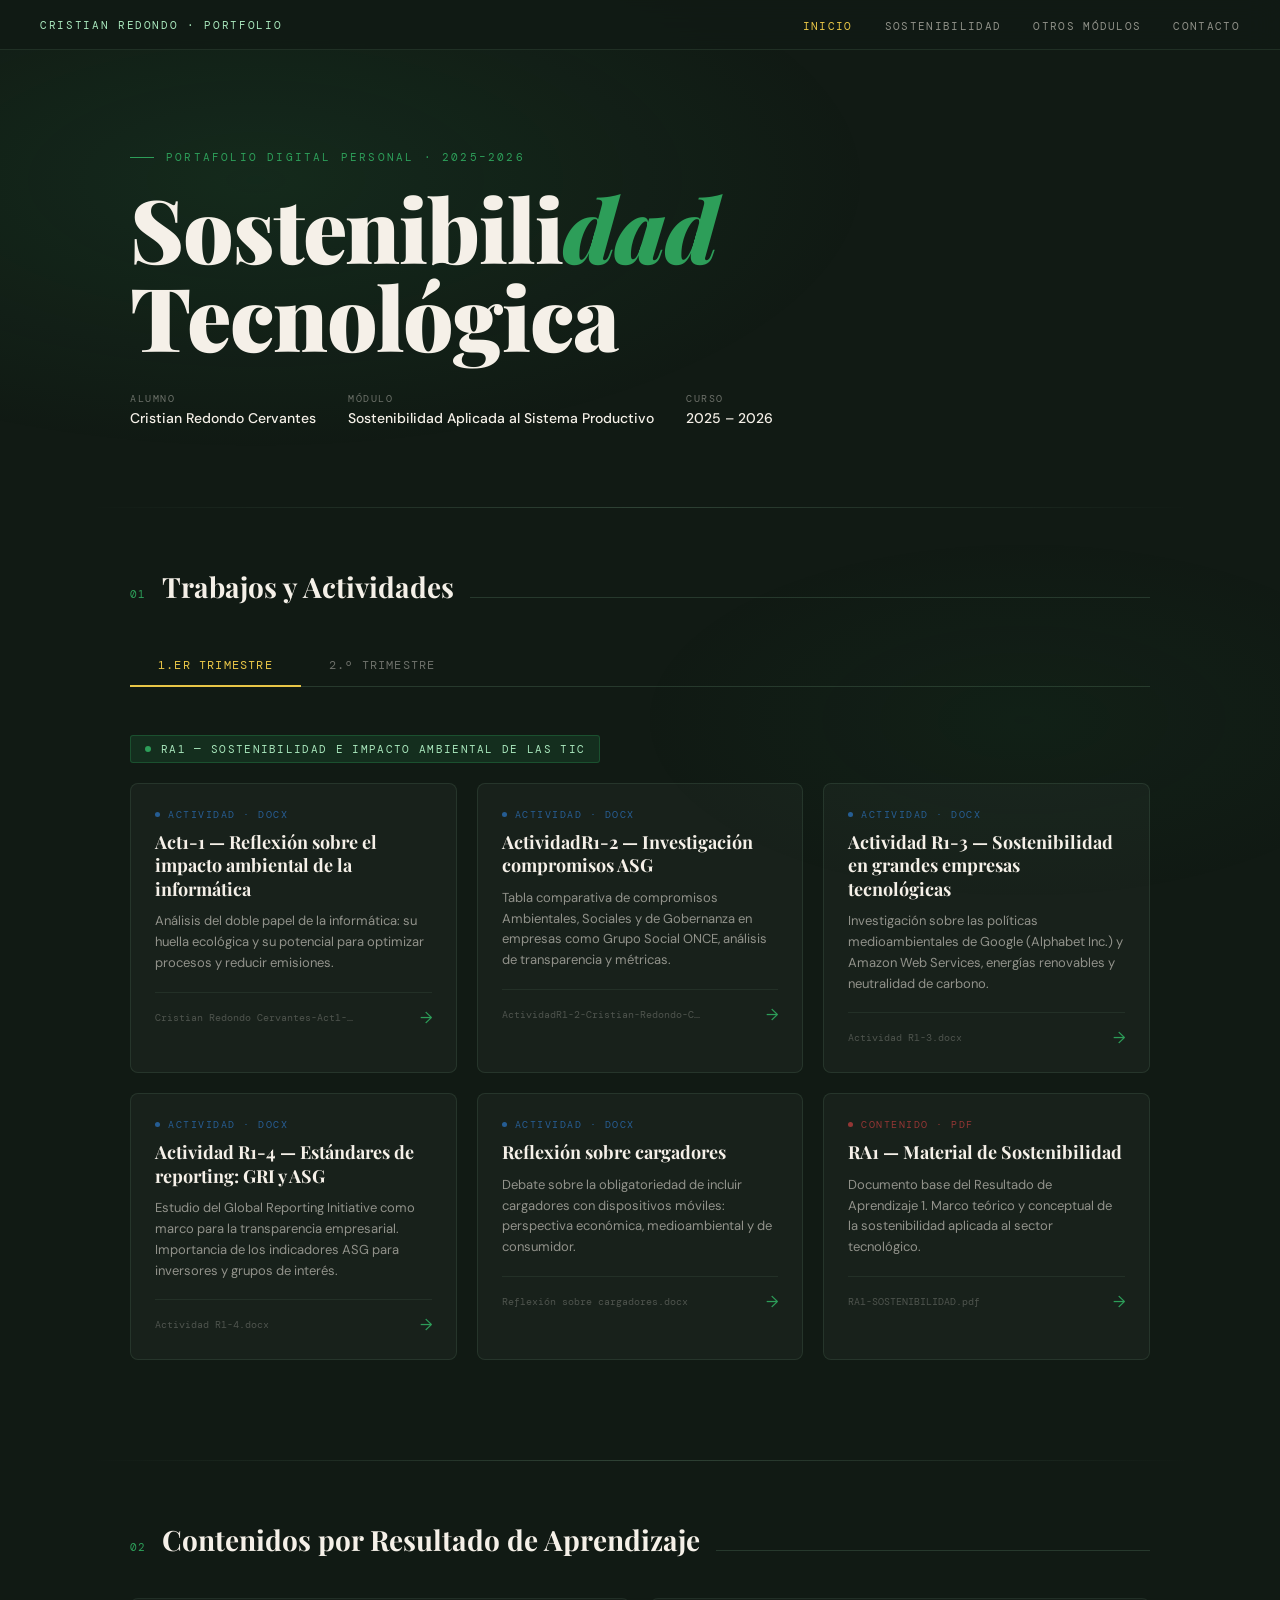
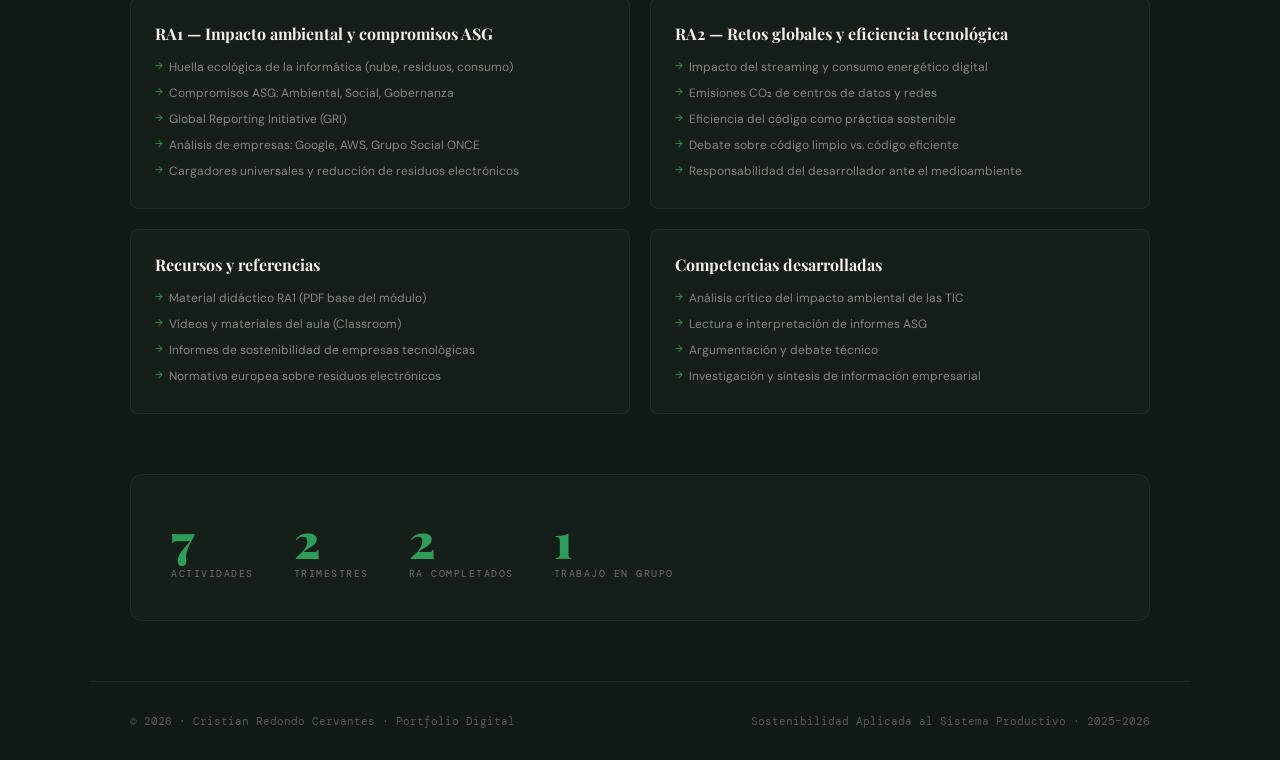
<file: html/index(sostenibilidad).html>
<!DOCTYPE html>
<html lang="es">
<head>
<meta charset="UTF-8">
<meta name="viewport" content="width=device-width, initial-scale=1.0">
<title>Portfolio · Sostenibilidad · Cristian Redondo Cervantes</title>
<link href="https://fonts.googleapis.com/css2?family=Playfair+Display:wght@400;700;900&family=DM+Mono:wght@300;400;500&family=DM+Sans:wght@300;400;500&display=swap" rel="stylesheet">
<style>
  :root {
    --green: #1a6b3a;
    --green-mid: #2d9e59;
    --green-light: #a8e6bc;
    --cream: #f5f0e8;
    --dark: #111a14;
    --mid: #2c3d2f;
    --accent: #e8c547;
    --red: #c94040;
    --mono: 'DM Mono', monospace;
    --serif: 'Playfair Display', serif;
    --sans: 'DM Sans', sans-serif;
  }

  *, *::before, *::after { box-sizing: border-box; margin: 0; padding: 0; }

  body {
    background: var(--dark);
    color: var(--cream);
    font-family: var(--sans);
    min-height: 100vh;
    overflow-x: hidden;
  }

  /* BG texture */
  body::before {
    content: '';
    position: fixed;
    inset: 0;
    background-image: 
      radial-gradient(ellipse 80% 50% at 20% 20%, rgba(45,158,89,0.12) 0%, transparent 60%),
      radial-gradient(ellipse 60% 40% at 80% 80%, rgba(26,107,58,0.08) 0%, transparent 50%);
    pointer-events: none;
    z-index: 0;
  }

  /* NAV */
  nav {
    position: sticky;
    top: 0;
    z-index: 100;
    backdrop-filter: blur(16px);
    background: rgba(17,26,20,0.85);
    border-bottom: 1px solid rgba(168,230,188,0.1);
    padding: 14px 40px;
    display: flex;
    align-items: center;
    justify-content: space-between;
  }
  .nav-logo {
    font-family: var(--mono);
    font-size: 11px;
    letter-spacing: 0.15em;
    color: var(--green-light);
    text-transform: uppercase;
  }
  .nav-links {
    display: flex;
    gap: 32px;
    list-style: none;
  }
  .nav-links a {
    font-family: var(--mono);
    font-size: 11px;
    letter-spacing: 0.12em;
    text-transform: uppercase;
    color: rgba(245,240,232,0.55);
    text-decoration: none;
    transition: color 0.2s;
  }
  .nav-links a:hover, .nav-links a.active { color: var(--accent); }

  /* HERO */
  .hero {
    position: relative;
    z-index: 1;
    padding: 100px 40px 80px;
    max-width: 1100px;
    margin: 0 auto;
  }
  .hero-label {
    font-family: var(--mono);
    font-size: 11px;
    letter-spacing: 0.2em;
    text-transform: uppercase;
    color: var(--green-mid);
    margin-bottom: 20px;
    display: flex;
    align-items: center;
    gap: 12px;
  }
  .hero-label::before {
    content: '';
    display: inline-block;
    width: 24px;
    height: 1px;
    background: var(--green-mid);
  }
  .hero h1 {
    font-family: var(--serif);
    font-size: clamp(48px, 7vw, 88px);
    font-weight: 900;
    line-height: 1.0;
    margin-bottom: 16px;
    letter-spacing: -1px;
  }
  .hero h1 em {
    font-style: italic;
    color: var(--green-mid);
  }
  .hero-meta {
    margin-top: 32px;
    display: flex;
    gap: 32px;
    flex-wrap: wrap;
  }
  .hero-meta-item {
    display: flex;
    flex-direction: column;
    gap: 4px;
  }
  .hero-meta-item span:first-child {
    font-family: var(--mono);
    font-size: 10px;
    letter-spacing: 0.15em;
    text-transform: uppercase;
    color: rgba(245,240,232,0.4);
  }
  .hero-meta-item span:last-child {
    font-size: 14px;
    color: var(--cream);
    font-weight: 500;
  }

  /* DIVIDER */
  .divider {
    width: 100%;
    height: 1px;
    background: linear-gradient(90deg, transparent, rgba(168,230,188,0.2), transparent);
    margin: 0 auto;
    max-width: 1100px;
  }

  /* SECTION WRAPPER */
  .section {
    position: relative;
    z-index: 1;
    max-width: 1100px;
    margin: 0 auto;
    padding: 60px 40px;
  }

  .section-header {
    display: flex;
    align-items: baseline;
    gap: 16px;
    margin-bottom: 40px;
  }
  .section-number {
    font-family: var(--mono);
    font-size: 11px;
    color: var(--green-mid);
    letter-spacing: 0.1em;
  }
  .section-title {
    font-family: var(--serif);
    font-size: 28px;
    font-weight: 700;
  }
  .section-line {
    flex: 1;
    height: 1px;
    background: rgba(168,230,188,0.15);
  }

  /* TRIMESTRE TABS */
  .trimestre-tabs {
    display: flex;
    gap: 0;
    margin-bottom: 48px;
    border-bottom: 1px solid rgba(168,230,188,0.15);
  }
  .trim-tab {
    padding: 12px 28px;
    font-family: var(--mono);
    font-size: 12px;
    letter-spacing: 0.1em;
    text-transform: uppercase;
    cursor: pointer;
    color: rgba(245,240,232,0.4);
    border-bottom: 2px solid transparent;
    margin-bottom: -1px;
    transition: all 0.2s;
    background: none;
    border-top: none;
    border-left: none;
    border-right: none;
  }
  .trim-tab:hover { color: var(--cream); }
  .trim-tab.active { color: var(--accent); border-bottom-color: var(--accent); }

  /* TRIMESTRE CONTENT */
  .trim-content { display: none; }
  .trim-content.active { display: block; }

  /* RA BLOCK */
  .ra-block {
    margin-bottom: 40px;
  }
  .ra-label {
    display: inline-flex;
    align-items: center;
    gap: 10px;
    background: rgba(45,158,89,0.15);
    border: 1px solid rgba(45,158,89,0.3);
    border-radius: 3px;
    padding: 6px 14px;
    font-family: var(--mono);
    font-size: 11px;
    letter-spacing: 0.12em;
    text-transform: uppercase;
    color: var(--green-light);
    margin-bottom: 20px;
  }
  .ra-dot { width: 6px; height: 6px; background: var(--green-mid); border-radius: 50%; }

  /* ACTIVITY CARDS GRID */
  .cards-grid {
    display: grid;
    grid-template-columns: repeat(auto-fill, minmax(320px, 1fr));
    gap: 20px;
  }

  .card {
    background: rgba(255,255,255,0.03);
    border: 1px solid rgba(168,230,188,0.1);
    border-radius: 8px;
    padding: 24px;
    position: relative;
    overflow: hidden;
    transition: border-color 0.25s, transform 0.25s, background 0.25s;
    cursor: pointer;
  }
  .card::before {
    content: '';
    position: absolute;
    top: 0; left: 0; right: 0;
    height: 3px;
    background: var(--green-mid);
    transform: scaleX(0);
    transform-origin: left;
    transition: transform 0.3s;
  }
  .card:hover {
    border-color: rgba(168,230,188,0.3);
    background: rgba(45,158,89,0.07);
    transform: translateY(-2px);
  }
  .card:hover::before { transform: scaleX(1); }

  .card-type {
    font-family: var(--mono);
    font-size: 10px;
    letter-spacing: 0.15em;
    text-transform: uppercase;
    color: rgba(245,240,232,0.35);
    margin-bottom: 10px;
    display: flex;
    align-items: center;
    gap: 8px;
  }
  .card-type.pdf-type { color: rgba(201,64,64,0.7); }
  .card-type.docx-type { color: rgba(45,120,200,0.7); }
  .card-type .dot {
    width: 5px; height: 5px; border-radius: 50%;
    background: currentColor;
    flex-shrink: 0;
  }

  .card h3 {
    font-family: var(--serif);
    font-size: 18px;
    font-weight: 700;
    line-height: 1.3;
    margin-bottom: 10px;
    color: var(--cream);
  }
  .card p {
    font-size: 13px;
    line-height: 1.6;
    color: rgba(245,240,232,0.55);
  }
  .card-footer {
    margin-top: 18px;
    padding-top: 14px;
    border-top: 1px solid rgba(168,230,188,0.08);
    display: flex;
    justify-content: space-between;
    align-items: center;
  }
  .card-filename {
    font-family: var(--mono);
    font-size: 10px;
    color: rgba(245,240,232,0.25);
    overflow: hidden;
    text-overflow: ellipsis;
    white-space: nowrap;
    max-width: 200px;
  }
  .card-arrow {
    font-size: 16px;
    color: var(--green-mid);
    transition: transform 0.2s;
  }
  .card:hover .card-arrow { transform: translateX(4px); }

  /* GROUP WORK BADGE */
  .badge-group {
    display: inline-flex;
    align-items: center;
    gap: 6px;
    background: rgba(232,197,71,0.12);
    border: 1px solid rgba(232,197,71,0.25);
    border-radius: 3px;
    padding: 3px 8px;
    font-family: var(--mono);
    font-size: 9px;
    letter-spacing: 0.1em;
    text-transform: uppercase;
    color: var(--accent);
    margin-bottom: 10px;
  }

  /* CONTENIDOS SECTION */
  .contenidos-grid {
    display: grid;
    grid-template-columns: 1fr 1fr;
    gap: 20px;
  }
  @media (max-width: 640px) { .contenidos-grid { grid-template-columns: 1fr; } }

  .contenido-card {
    background: rgba(255,255,255,0.02);
    border: 1px solid rgba(168,230,188,0.08);
    border-radius: 8px;
    padding: 24px;
    transition: all 0.2s;
  }
  .contenido-card:hover {
    border-color: rgba(168,230,188,0.2);
    background: rgba(45,158,89,0.05);
  }
  .contenido-card h4 {
    font-family: var(--serif);
    font-size: 16px;
    margin-bottom: 10px;
  }
  .contenido-card ul {
    list-style: none;
    padding: 0;
  }
  .contenido-card ul li {
    font-size: 12px;
    color: rgba(245,240,232,0.5);
    padding: 4px 0;
    padding-left: 14px;
    position: relative;
    line-height: 1.5;
  }
  .contenido-card ul li::before {
    content: '→';
    position: absolute;
    left: 0;
    color: var(--green-mid);
    font-size: 10px;
  }

  /* STATS */
  .stats-row {
    display: flex;
    gap: 40px;
    flex-wrap: wrap;
    margin-top: 60px;
    padding: 40px;
    background: rgba(255,255,255,0.02);
    border: 1px solid rgba(168,230,188,0.08);
    border-radius: 12px;
  }
  .stat {
    display: flex;
    flex-direction: column;
    gap: 4px;
  }
  .stat-number {
    font-family: var(--serif);
    font-size: 48px;
    font-weight: 900;
    color: var(--green-mid);
    line-height: 1;
  }
  .stat-label {
    font-family: var(--mono);
    font-size: 10px;
    letter-spacing: 0.15em;
    text-transform: uppercase;
    color: rgba(245,240,232,0.4);
  }

  /* FOOTER */
  footer {
    position: relative;
    z-index: 1;
    border-top: 1px solid rgba(168,230,188,0.08);
    padding: 32px 40px;
    max-width: 1100px;
    margin: 0 auto;
    display: flex;
    justify-content: space-between;
    align-items: center;
    flex-wrap: gap;
  }
  footer p {
    font-family: var(--mono);
    font-size: 11px;
    color: rgba(245,240,232,0.3);
  }

  /* MODAL */
  .modal-overlay {
    position: fixed;
    inset: 0;
    background: rgba(10,18,12,0.9);
    backdrop-filter: blur(10px);
    z-index: 1000;
    display: none;
    align-items: center;
    justify-content: center;
    padding: 40px;
  }
  .modal-overlay.open { display: flex; }
  .modal {
    background: var(--mid);
    border: 1px solid rgba(168,230,188,0.2);
    border-radius: 12px;
    padding: 48px;
    max-width: 600px;
    width: 100%;
    position: relative;
  }
  .modal-close {
    position: absolute;
    top: 16px; right: 20px;
    background: none;
    border: none;
    color: rgba(245,240,232,0.4);
    font-size: 24px;
    cursor: pointer;
    transition: color 0.2s;
  }
  .modal-close:hover { color: var(--cream); }
  .modal h2 {
    font-family: var(--serif);
    font-size: 26px;
    margin-bottom: 16px;
  }
  .modal p {
    font-size: 14px;
    color: rgba(245,240,232,0.6);
    line-height: 1.7;
    margin-bottom: 12px;
  }
  .modal-note {
    margin-top: 24px;
    background: rgba(232,197,71,0.08);
    border: 1px solid rgba(232,197,71,0.2);
    border-radius: 6px;
    padding: 14px 18px;
    font-family: var(--mono);
    font-size: 11px;
    color: var(--accent);
    line-height: 1.6;
  }
</style>
</head>
<body>

<nav>
  <span class="nav-logo">Cristian Redondo · Portfolio</span>
  <ul class="nav-links">
    <li><a href="#" class="active">Inicio</a></li>
    <li><a href="#">Sostenibilidad</a></li>
    <li><a href="#">Otros módulos</a></li>
    <li><a href="#">Contacto</a></li>
  </ul>
</nav>

<div class="hero">
  <div class="hero-label">Portafolio Digital Personal · 2025–2026</div>
  <h1>Sostenibili<em>dad</em><br>Tecnológica</h1>
  <div class="hero-meta">
    <div class="hero-meta-item">
      <span>Alumno</span>
      <span>Cristian Redondo Cervantes</span>
    </div>
    <div class="hero-meta-item">
      <span>Módulo</span>
      <span>Sostenibilidad Aplicada al Sistema Productivo</span>
    </div>
    <div class="hero-meta-item">
      <span>Curso</span>
      <span>2025 – 2026</span>
    </div>
  </div>
</div>

<div class="divider"></div>

<!-- MAIN SECTION -->
<div class="section">

  <div class="section-header">
    <span class="section-number">01</span>
    <h2 class="section-title">Trabajos y Actividades</h2>
    <div class="section-line"></div>
  </div>

  <!-- TABS -->
  <div class="trimestre-tabs">
    <button class="trim-tab active" onclick="switchTrim(event,'t1')">1.er Trimestre</button>
    <button class="trim-tab" onclick="switchTrim(event,'t2')">2.º Trimestre</button>
  </div>

  <!-- TRIMESTRE 1 -->
  <div id="t1" class="trim-content active">

    <div class="ra-block">
      <div class="ra-label"><span class="ra-dot"></span>RA1 — Sostenibilidad e Impacto Ambiental de las TIC</div>
      <div class="cards-grid">

        <div class="card" onclick="openModal('act11')">
          <div class="card-type docx-type"><span class="dot"></span>Actividad · DOCX</div>
          <h3>Act1-1 — Reflexión sobre el impacto ambiental de la informática</h3>
          <p>Análisis del doble papel de la informática: su huella ecológica y su potencial para optimizar procesos y reducir emisiones.</p>
          <div class="card-footer">
            <span class="card-filename">Cristian Redondo Cervantes-Act1-1.docx</span>
            <span class="card-arrow">→</span>
          </div>
        </div>

        <div class="card" onclick="openModal('act12')">
          <div class="card-type docx-type"><span class="dot"></span>Actividad · DOCX</div>
          <h3>ActividadR1-2 — Investigación compromisos ASG</h3>
          <p>Tabla comparativa de compromisos Ambientales, Sociales y de Gobernanza en empresas como Grupo Social ONCE, análisis de transparencia y métricas.</p>
          <div class="card-footer">
            <span class="card-filename">ActividadR1-2-Cristian-Redondo-Cervantes.docx</span>
            <span class="card-arrow">→</span>
          </div>
        </div>

        <div class="card" onclick="openModal('act13')">
          <div class="card-type docx-type"><span class="dot"></span>Actividad · DOCX</div>
          <h3>Actividad R1-3 — Sostenibilidad en grandes empresas tecnológicas</h3>
          <p>Investigación sobre las políticas medioambientales de Google (Alphabet Inc.) y Amazon Web Services, energías renovables y neutralidad de carbono.</p>
          <div class="card-footer">
            <span class="card-filename">Actividad R1-3.docx</span>
            <span class="card-arrow">→</span>
          </div>
        </div>

        <div class="card" onclick="openModal('act14')">
          <div class="card-type docx-type"><span class="dot"></span>Actividad · DOCX</div>
          <h3>Actividad R1-4 — Estándares de reporting: GRI y ASG</h3>
          <p>Estudio del Global Reporting Initiative como marco para la transparencia empresarial. Importancia de los indicadores ASG para inversores y grupos de interés.</p>
          <div class="card-footer">
            <span class="card-filename">Actividad R1-4.docx</span>
            <span class="card-arrow">→</span>
          </div>
        </div>

        <div class="card" onclick="openModal('cargadores')">
          <div class="card-type docx-type"><span class="dot"></span>Actividad · DOCX</div>
          <h3>Reflexión sobre cargadores</h3>
          <p>Debate sobre la obligatoriedad de incluir cargadores con dispositivos móviles: perspectiva económica, medioambiental y de consumidor.</p>
          <div class="card-footer">
            <span class="card-filename">Reflexión sobre cargadores.docx</span>
            <span class="card-arrow">→</span>
          </div>
        </div>

        <div class="card" onclick="openModal('ra1pdf')">
          <div class="card-type pdf-type"><span class="dot"></span>Contenido · PDF</div>
          <h3>RA1 — Material de Sostenibilidad</h3>
          <p>Documento base del Resultado de Aprendizaje 1. Marco teórico y conceptual de la sostenibilidad aplicada al sector tecnológico.</p>
          <div class="card-footer">
            <span class="card-filename">RA1-SOSTENIBILIDAD.pdf</span>
            <span class="card-arrow">→</span>
          </div>
        </div>

      </div>
    </div>

  </div>

  <!-- TRIMESTRE 2 -->
  <div id="t2" class="trim-content">

    <div class="ra-block">
      <div class="ra-label"><span class="ra-dot"></span>RA2 — Eficiencia, Retos Globales y Debate Técnico</div>
      <div class="cards-grid">

        <div class="card" onclick="openModal('act21')">
          <div class="card-type docx-type"><span class="dot"></span>Actividad · DOCX</div>
          <h3>ACT2-1 — Retos Globales: El streaming y sus consecuencias</h3>
          <p>Análisis del impacto energético del streaming: 40-55 g CO₂/hora de video, centros de datos, redes y dispositivos de reproducción. El video supone el 60% del tráfico global de Internet.</p>
          <div class="card-footer">
            <span class="card-filename">ACT2-1 Retos Globales.docx</span>
            <span class="card-arrow">→</span>
          </div>
        </div>

        <div class="card" onclick="openModal('debate')">
          <div class="badge-group">👥 Trabajo en grupo · Cristian & Alexis</div>
          <div class="card-type pdf-type"><span class="dot"></span>Actividad · PDF + DOCX</div>
          <h3>Debate — Eficiencia del código y sostenibilidad tecnológica</h3>
          <p>Debate estructurado con Alexis Esteban Martín sobre código limpio vs. código eficiente, rendimiento en producción y responsabilidad ambiental del desarrollador.</p>
          <div class="card-footer">
            <span class="card-filename">Debate sobre eficiencia del código…</span>
            <span class="card-arrow">→</span>
          </div>
        </div>

      </div>
    </div>

  </div>

</div>

<div class="divider"></div>

<!-- CONTENIDOS SECTION -->
<div class="section">
  <div class="section-header">
    <span class="section-number">02</span>
    <h2 class="section-title">Contenidos por Resultado de Aprendizaje</h2>
    <div class="section-line"></div>
  </div>

  <div class="contenidos-grid">
    <div class="contenido-card">
      <h4>RA1 — Impacto ambiental y compromisos ASG</h4>
      <ul>
        <li>Huella ecológica de la informática (nube, residuos, consumo)</li>
        <li>Compromisos ASG: Ambiental, Social, Gobernanza</li>
        <li>Global Reporting Initiative (GRI)</li>
        <li>Análisis de empresas: Google, AWS, Grupo Social ONCE</li>
        <li>Cargadores universales y reducción de residuos electrónicos</li>
      </ul>
    </div>
    <div class="contenido-card">
      <h4>RA2 — Retos globales y eficiencia tecnológica</h4>
      <ul>
        <li>Impacto del streaming y consumo energético digital</li>
        <li>Emisiones CO₂ de centros de datos y redes</li>
        <li>Eficiencia del código como práctica sostenible</li>
        <li>Debate sobre código limpio vs. código eficiente</li>
        <li>Responsabilidad del desarrollador ante el medioambiente</li>
      </ul>
    </div>
    <div class="contenido-card">
      <h4>Recursos y referencias</h4>
      <ul>
        <li>Material didáctico RA1 (PDF base del módulo)</li>
        <li>Vídeos y materiales del aula (Classroom)</li>
        <li>Informes de sostenibilidad de empresas tecnológicas</li>
        <li>Normativa europea sobre residuos electrónicos</li>
      </ul>
    </div>
    <div class="contenido-card">
      <h4>Competencias desarrolladas</h4>
      <ul>
        <li>Análisis crítico del impacto ambiental de las TIC</li>
        <li>Lectura e interpretación de informes ASG</li>
        <li>Argumentación y debate técnico</li>
        <li>Investigación y síntesis de información empresarial</li>
      </ul>
    </div>
  </div>

  <div class="stats-row">
    <div class="stat">
      <span class="stat-number">7</span>
      <span class="stat-label">Actividades</span>
    </div>
    <div class="stat">
      <span class="stat-number">2</span>
      <span class="stat-label">Trimestres</span>
    </div>
    <div class="stat">
      <span class="stat-number">2</span>
      <span class="stat-label">RA completados</span>
    </div>
    <div class="stat">
      <span class="stat-number">1</span>
      <span class="stat-label">Trabajo en grupo</span>
    </div>
  </div>
</div>

<footer>
  <p>© 2026 · Cristian Redondo Cervantes · Portfolio Digital</p>
  <p>Sostenibilidad Aplicada al Sistema Productivo · 2025–2026</p>
</footer>

<!-- MODALS -->
<div id="modal-overlay" class="modal-overlay" onclick="closeModal(event)">
  <div class="modal" id="modal-box">
    <button class="modal-close" onclick="closeModalDirect()">✕</button>
    <div id="modal-content"></div>
  </div>
</div>

<script>
const modals = {
  act11: {
    title: 'Act1-1 — Impacto ambiental de la informática',
    content: `
      <p>Reflexión personal sobre el doble papel de la informática en el medioambiente. Por un lado, la generación de residuos electrónicos, el consumo energético de los centros de datos y el gasto asociado al hardware. Por otro, las ventajas que la tecnología ofrece para optimizar procesos industriales y reducir emisiones.</p>
      <p>La actividad conecta el contenido del vídeo visto en clase con la realidad de la nube y sus requerimientos energéticos de refrigeración y operación continua.</p>
    `,
    file: 'Cristian Redondo Cervantes-Act1-1.docx'
  },
  act12: {
    title: 'ActividadR1-2 — Compromisos ASG',
    content: `
      <p>Investigación comparativa de los compromisos Ambientales, Sociales y de Gobernanza de varias empresas. Se elaboró una tabla estructurada que recoge, para cada organización, sus compromisos en las tres dimensiones ASG.</p>
      <p>Ejemplo analizado: Grupo Social ONCE — reducción del consumo energético y uso de vehículos eléctricos (Ambiental), inclusión laboral de personas discapacitadas (Social), auditorías externas y códigos éticos (Gobernanza).</p>
    `,
    file: 'ActividadR1-2-Cristian-Redondo-Cervantes.docx'
  },
  act13: {
    title: 'Actividad R1-3 — Google y AWS',
    content: `
      <p>Análisis de las estrategias de sostenibilidad de dos de las mayores empresas tecnológicas del mundo: Google (Alphabet Inc.) y Amazon Web Services.</p>
      <p>Se estudian sus objetivos de neutralidad de carbono, uso de energías renovables en sus centros de datos, y compromisos publicados en sus informes anuales de sostenibilidad.</p>
    `,
    file: 'Actividad R1-3.docx'
  },
  act14: {
    title: 'Actividad R1-4 — GRI y estándares de reporting',
    content: `
      <p>Estudio del Global Reporting Initiative (GRI), el estándar más utilizado mundialmente para la elaboración de informes de sostenibilidad. Proporciona indicadores claros y comparables sobre el impacto ambiental, social y de gobernanza de las empresas.</p>
      <p>Valoración personal: la transparencia a través del GRI es fundamental para la confianza de inversores y la comparabilidad entre organizaciones del sector.</p>
    `,
    file: 'Actividad R1-4.docx'
  },
  cargadores: {
    title: 'Reflexión sobre cargadores universales',
    content: `
      <p>Debate sobre si los móviles deberían incluir su cargador en la caja. Se argumenta desde tres perspectivas: la del consumidor (necesidad y coste), la de la empresa (margen y modelo de negocio) y la medioambiental (reducción de residuos electrónicos).</p>
      <p>Se analiza especialmente el caso de Apple y el paso hacia USB-C en Europa, así como la directiva europea que obliga al cargador universal.</p>
    `,
    file: 'Reflexión sobre cargadores.docx'
  },
  ra1pdf: {
    title: 'RA1 — Material base de Sostenibilidad',
    content: `
      <p>Documento PDF con el marco teórico y conceptual del Resultado de Aprendizaje 1. Incluye los conceptos fundamentales de sostenibilidad aplicada al sistema productivo tecnológico.</p>
      <p>Sirve como referencia base para todas las actividades del primer trimestre.</p>
    `,
    file: 'RA1-SOSTENIBILIDAD.pdf'
  },
  act21: {
    title: 'ACT2-1 — El streaming y sus consecuencias',
    content: `
      <p>Análisis detallado del impacto ambiental del streaming y las plataformas de contenido audiovisual. Se estudia la cadena completa de emisiones: centros de datos (servidores 24/7 + refrigeración), redes (fibra, routers, antenas 4G/5G) y dispositivos de reproducción (TV, PC, móvil, tablet).</p>
      <p>Dato clave: 40-55 g de CO₂ por hora de video reproducido. El video representa el 60% del tráfico global de Internet.</p>
    `,
    file: 'ACT2-1 Retos Globales.docx'
  },
  debate: {
    title: 'Debate — Eficiencia del código y sostenibilidad',
    content: `
      <p><strong>Trabajo en grupo:</strong> Cristian Redondo Cervantes & Alexis Esteban Martín (11/03/2026)</p>
      <p>Debate estructurado sobre la dicotomía entre código limpio/legible y código eficiente/optimizado. Se abordaron las implicaciones de cada enfoque en términos de mantenibilidad, rendimiento en producción y, especialmente, el consumo energético de las aplicaciones en producción.</p>
      <p>Se reflexionó sobre la responsabilidad ética del desarrollador a la hora de escribir software eficiente como práctica de sostenibilidad tecnológica.</p>
    `,
    file: 'Debate sobre eficiencia del código y sostenibilidad tecnológica.docx + .pdf'
  }
};

function switchTrim(e, id) {
  document.querySelectorAll('.trim-tab').forEach(t => t.classList.remove('active'));
  document.querySelectorAll('.trim-content').forEach(c => c.classList.remove('active'));
  e.target.classList.add('active');
  document.getElementById(id).classList.add('active');
}

function openModal(id) {
  const m = modals[id];
  if (!m) return;
  document.getElementById('modal-content').innerHTML = `
    <h2>${m.title}</h2>
    ${m.content}
    <div class="modal-note">📄 Archivo: ${m.file}</div>
  `;
  document.getElementById('modal-overlay').classList.add('open');
}

function closeModal(e) {
  if (e.target === document.getElementById('modal-overlay')) closeModalDirect();
}
function closeModalDirect() {
  document.getElementById('modal-overlay').classList.remove('open');
}
document.addEventListener('keydown', e => { if (e.key === 'Escape') closeModalDirect(); });
</script>
</body>
</html>
</file>
<file: css/style.css>
:root {
  --accent: #e8ff47;
  --bg: #0d0d0d;
  --surface: #161616;
  --border: #2a2a2a;
  --text: #f0f0f0;
  --muted: #666;
}

*,
*::before,
*::after {
  box-sizing: border-box;
  margin: 0;
  padding: 0;
}

body {
  background: var(--bg);
  color: var(--text);
  font-family: "Syne", sans-serif;
  min-height: 100vh;
  display: flex;
  flex-direction: column;
  align-items: center;
  justify-content: center;
  padding: 5rem 2rem 4rem;
  overflow-x: hidden;
  overflow-y: auto;
  position: relative;
}

/* Fondo animado con líneas de grid */
body::before {
  content: "";
  position: fixed;
  inset: 0;
  background-image:
    linear-gradient(var(--border) 1px, transparent 1px),
    linear-gradient(90deg, var(--border) 1px, transparent 1px);
  background-size: 60px 60px;
  opacity: 0.4;
  pointer-events: none;
}

/* Glow de fondo */
body::after {
  content: "";
  position: fixed;
  top: 50%;
  left: 50%;
  transform: translate(-50%, -50%);
  width: 700px;
  height: 700px;
  background: radial-gradient(
    circle,
    rgba(232, 255, 71, 0.06) 0%,
    transparent 65%
  );
  pointer-events: none;
}

.container {
  position: relative;
  z-index: 1;
  max-width: 680px;
  width: 100%;
  text-align: center;
}

/* Terminal badge */
.badge {
  display: inline-flex;
  align-items: center;
  gap: 0.6rem;
  background: var(--surface);
  border: 1px solid var(--border);
  border-radius: 3px;
  padding: 0.5rem 1.1rem;
  font-family: "DM Mono", monospace;
  font-size: 0.78rem;
  color: var(--muted);
  margin-bottom: 1.5rem;
  letter-spacing: 0.08em;
}

.dot {
  width: 7px;
  height: 7px;
  border-radius: 50%;
  background: var(--accent);
  animation: pulse 2s ease-in-out infinite;
}

@keyframes pulse {
  0%,
  100% {
    opacity: 1;
    transform: scale(1);
  }
  50% {
    opacity: 0.4;
    transform: scale(0.8);
  }
}

h1 {
  font-size: clamp(2.2rem, 5vw, 4rem);
  font-weight: 800;
  line-height: 1.05;
  letter-spacing: -0.03em;
  margin-bottom: 0.5rem;
}

h1 span {
  color: var(--accent);
}

.subtitle {
  font-family: "DM Mono", monospace;
  font-size: clamp(0.8rem, 2vw, 1rem);
  color: var(--muted);
  margin: 1.2rem 0 2rem;
  line-height: 1.8;
}

/* Barra de progreso falsa animada */
.progress-wrap {
  background: var(--surface);
  border: 1px solid var(--border);
  border-radius: 3px;
  padding: 1.5rem 2rem;
  margin-bottom: 1.5rem;
  text-align: left;
}

.progress-label {
  display: flex;
  justify-content: space-between;
  font-family: "DM Mono", monospace;
  font-size: 0.72rem;
  color: var(--muted);
  margin-bottom: 0.8rem;
  letter-spacing: 0.06em;
}

.progress-bar {
  height: 3px;
  background: var(--border);
  border-radius: 2px;
  overflow: hidden;
  margin-bottom: 1.2rem;
}

.progress-fill {
  height: 100%;
  background: var(--accent);
  border-radius: 2px;
  animation: load 3s ease-in-out infinite alternate;
}

@keyframes load {
  0% {
    width: 40%;
  }
  100% {
    width: 85%;
  }
}

.tasks {
  display: flex;
  flex-direction: column;
  gap: 0.5rem;
}

.task {
  font-family: "DM Mono", monospace;
  font-size: 0.72rem;
  color: var(--muted);
  display: flex;
  align-items: center;
  gap: 0.7rem;
}

.task-icon {
  color: var(--accent);
  font-size: 0.65rem;
}
.task-icon.pending {
  color: var(--border);
}
.task.done {
  color: #444;
  text-decoration: line-through;
}

/* Links sociales */
.social-links {
  display: flex;
  justify-content: center;
  gap: 1rem;
  flex-wrap: wrap;
}

.social-link {
  font-family: "DM Mono", monospace;
  font-size: 0.78rem;
  color: var(--muted);
  text-decoration: none;
  padding: 0.6rem 1.2rem;
  border: 1px solid var(--border);
  border-radius: 3px;
  transition: all 0.2s;
  letter-spacing: 0.05em;
}

.social-link:hover {
  border-color: var(--accent);
  color: var(--accent);
}

/* Footer */
.footer-text {
  position: fixed;
  bottom: 2rem;
  left: 50%;
  transform: translateX(-50%);
  font-family: "DM Mono", monospace;
  font-size: 0.7rem;
  color: #333;
  letter-spacing: 0.1em;
  white-space: nowrap;
}

/* Esquinas decorativas */
.corner {
  position: fixed;
  width: 30px;
  height: 30px;
  border-color: #222;
  border-style: solid;
}
.corner-tl {
  top: 1.5rem;
  left: 1.5rem;
  border-width: 1px 0 0 1px;
}
.corner-tr {
  top: 1.5rem;
  right: 1.5rem;
  border-width: 1px 1px 0 0;
}
.corner-bl {
  bottom: 1.5rem;
  left: 1.5rem;
  border-width: 0 0 1px 1px;
}
.corner-br {
  bottom: 1.5rem;
  right: 1.5rem;
  border-width: 0 1px 1px 0;
}

@media (max-width: 480px) {
  .progress-wrap {
    padding: 1.2rem 1.2rem;
  }
  .corner {
    display: none;
  }
}
</file>
